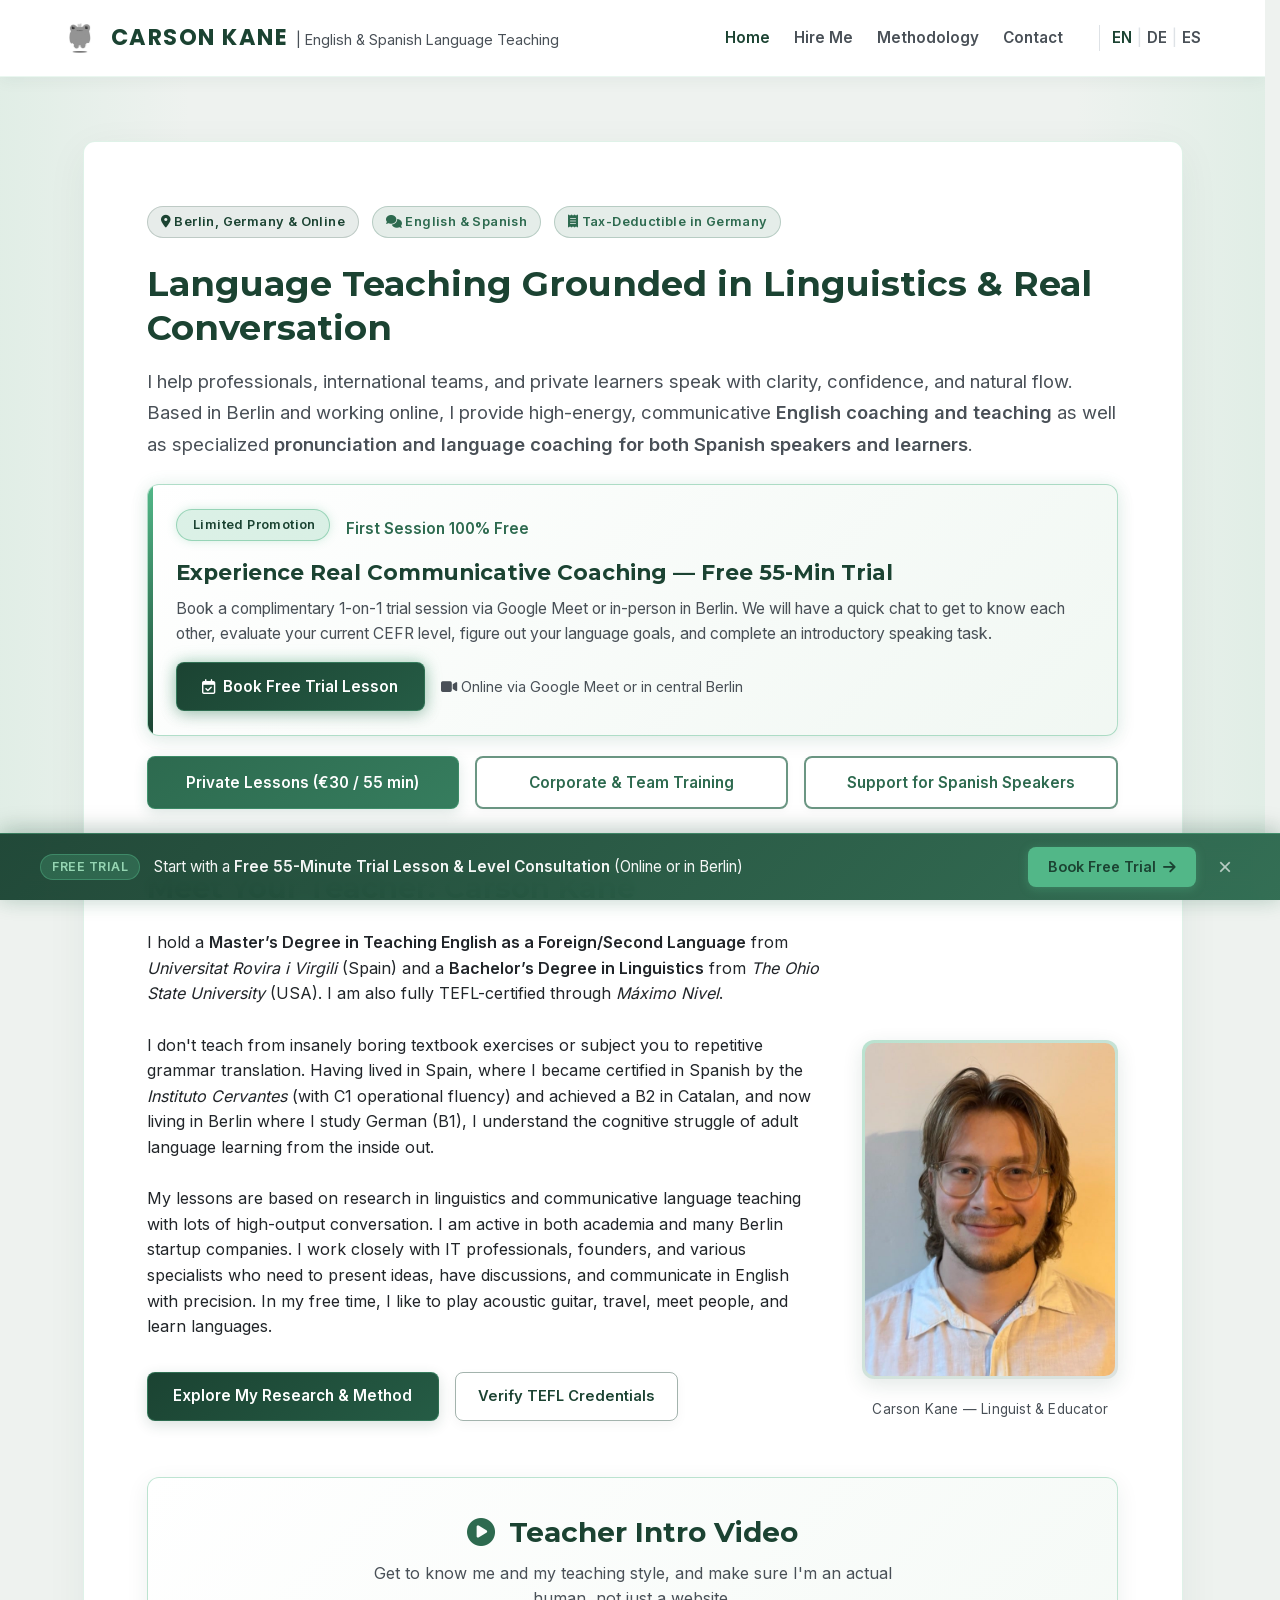
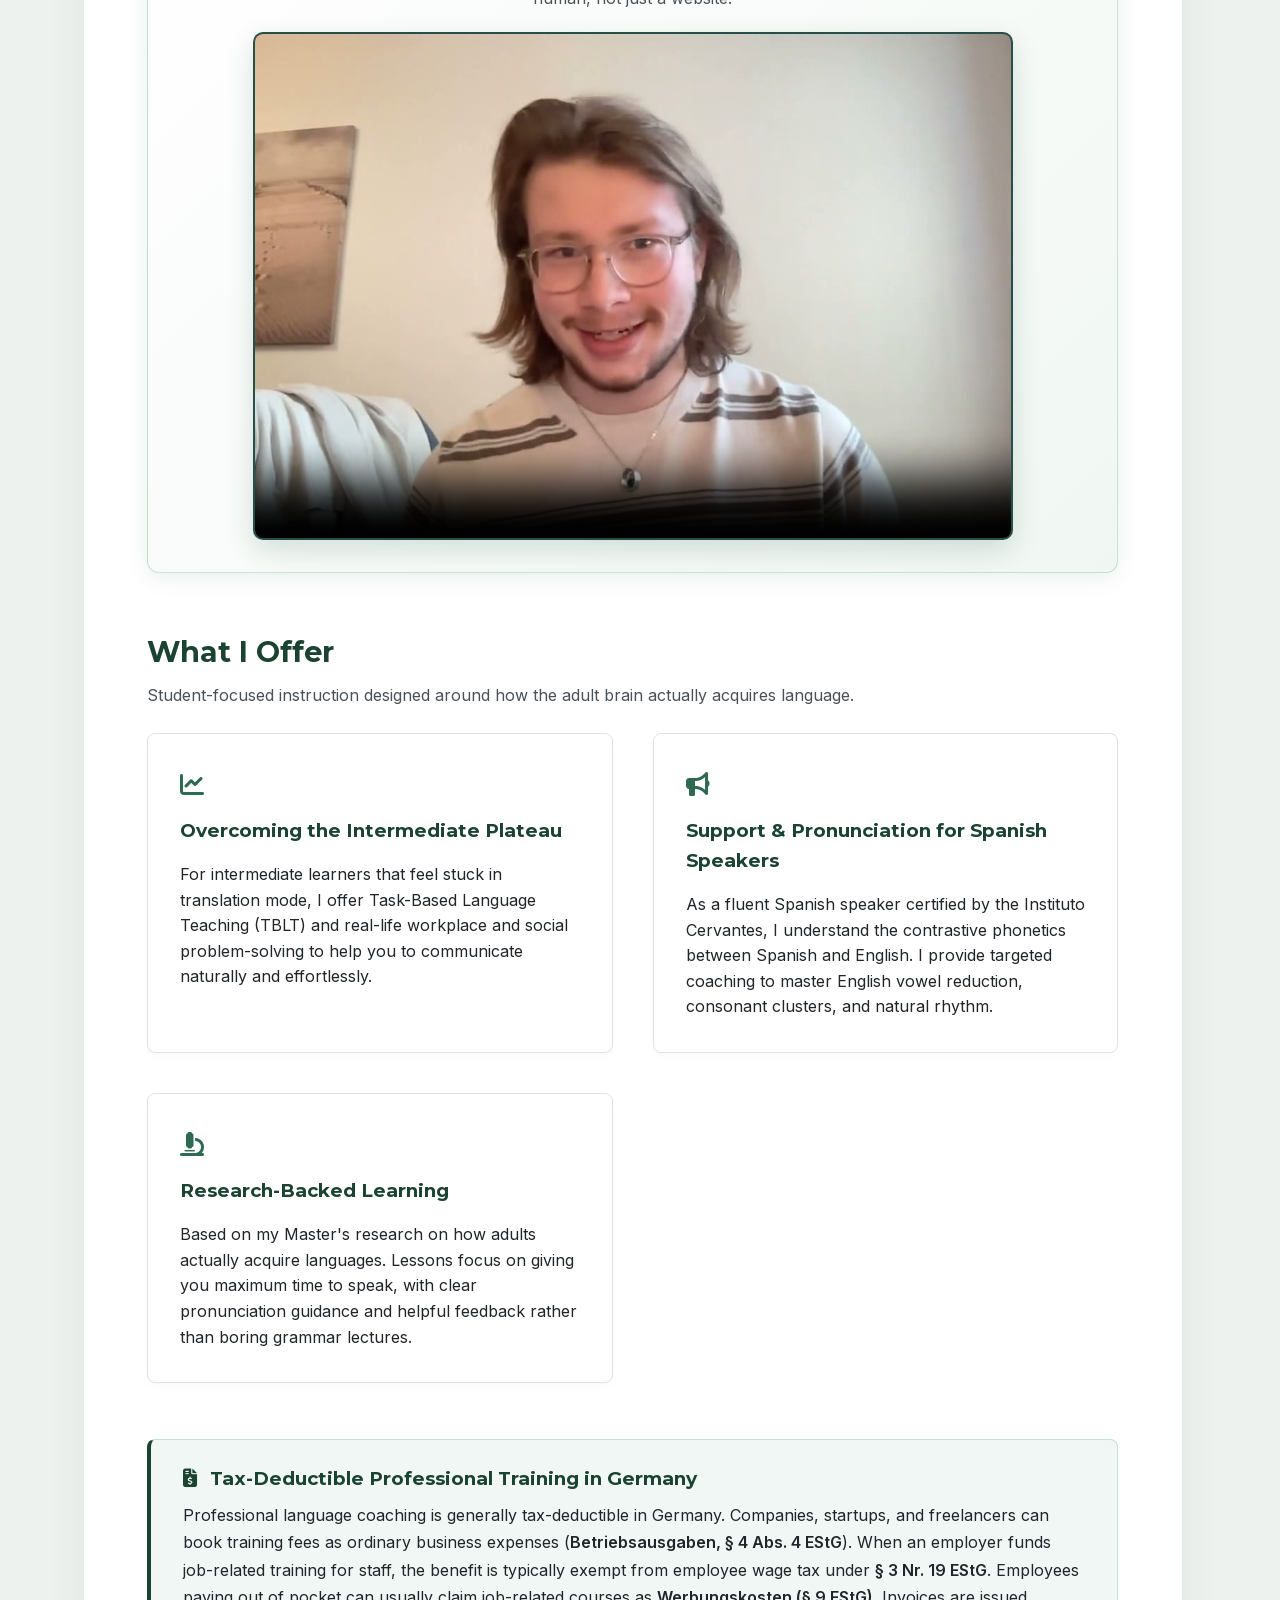
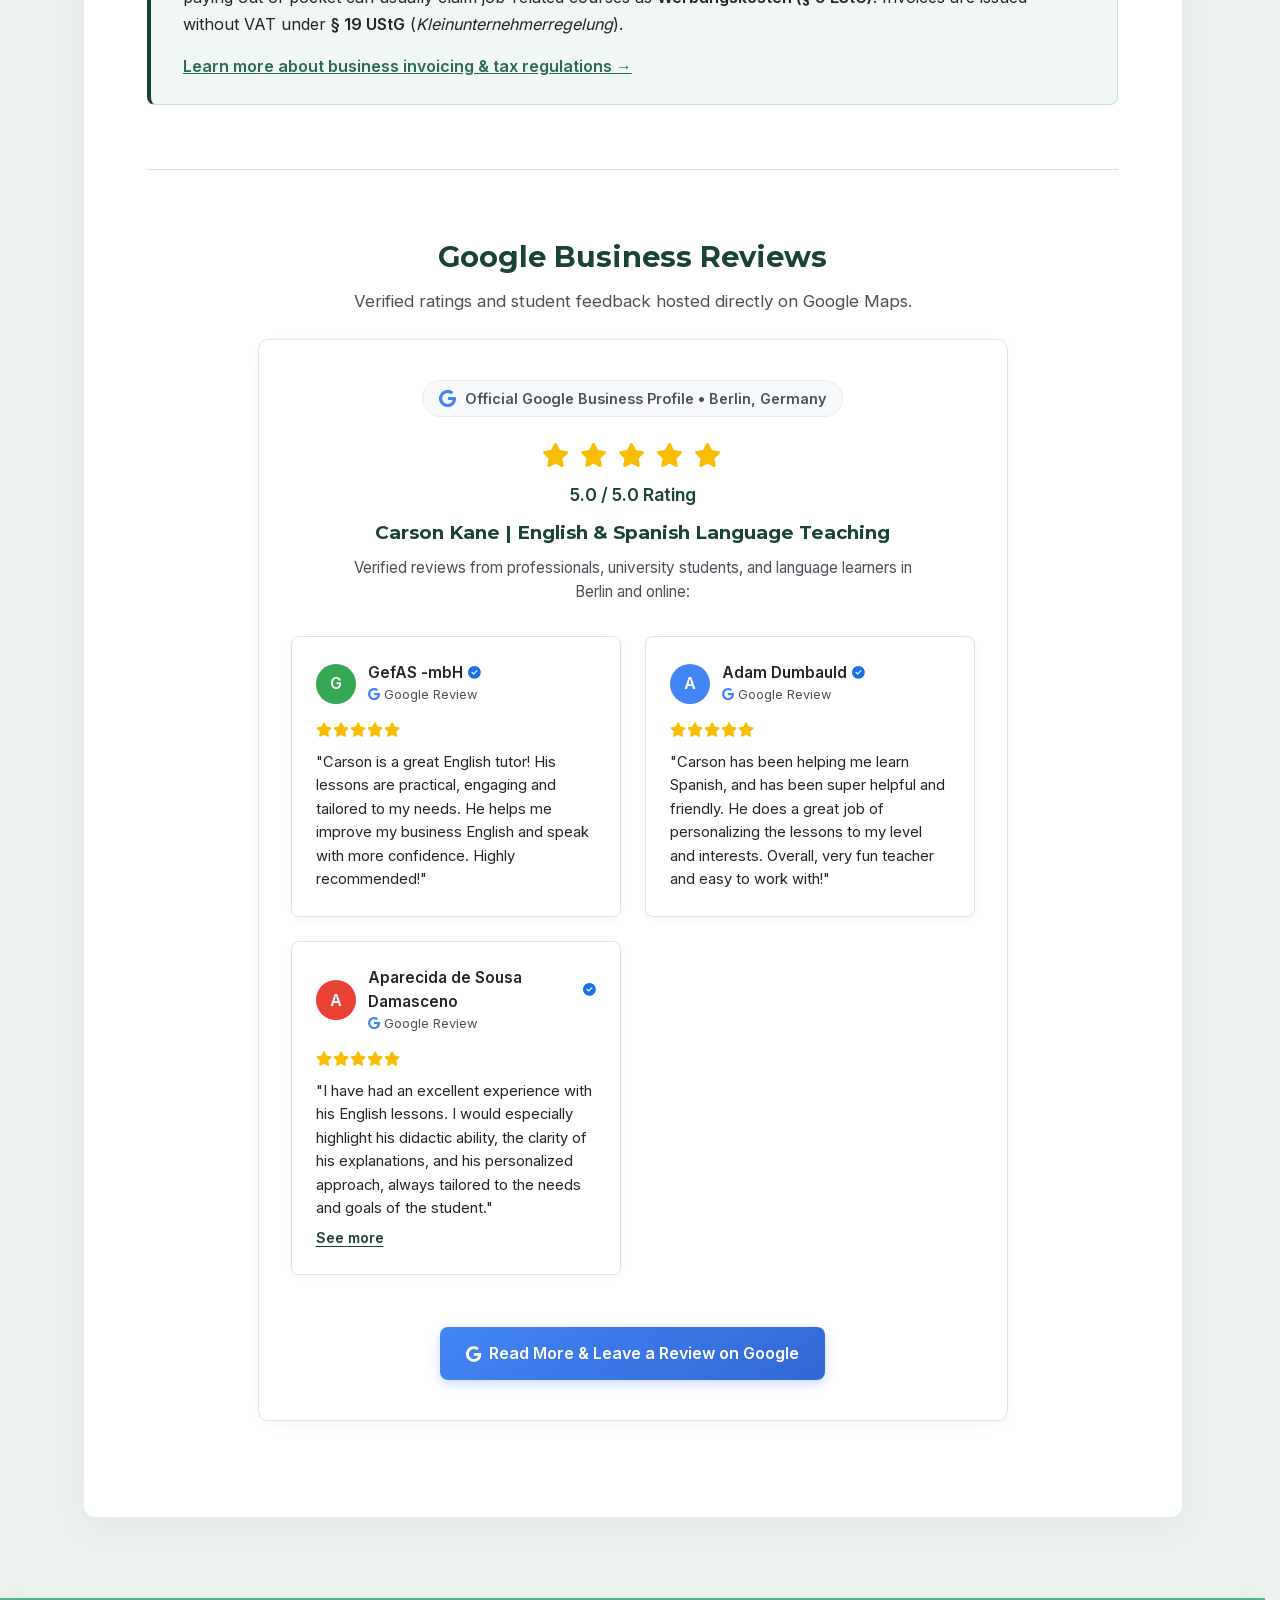
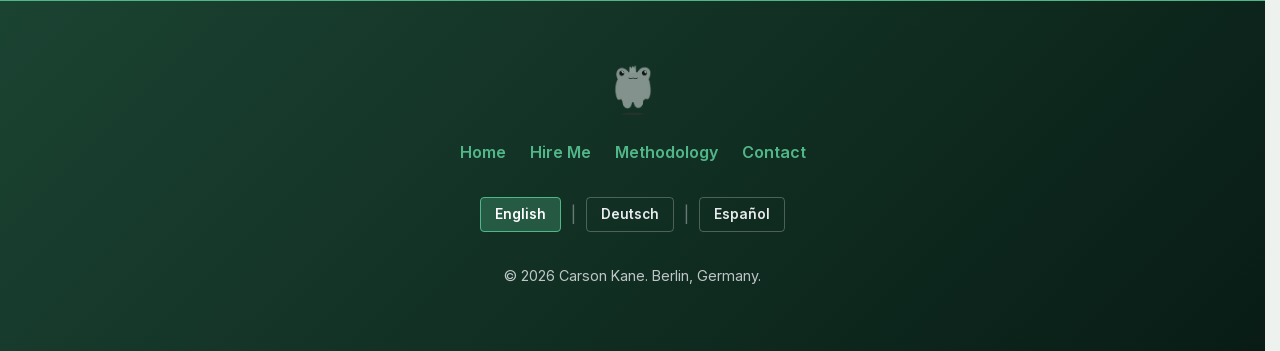
<file: index.html>
<!DOCTYPE html>
<html lang="en">
<head>
    <meta charset="UTF-8">
    <meta name="viewport" content="width=device-width, initial-scale=1.0">
    <title>Carson Kane | English & Spanish Language Educator Berlin</title>
    <link rel="stylesheet" href="style.css">
    <link rel="stylesheet" href="assets/vendor/fontawesome/css/all.min.css">
    <link rel="icon" type="image/png" href="assets/img/favicon-square.png">
</head>
<body>
    <site-header></site-header>

    <main class="container">
        <!-- Hero / Services Intro -->
        <section class="services-intro" style="margin-bottom: 3.5rem;">
            <div style="margin-bottom: 1rem;">
                <span class="badge badge-primary"><i class="fas fa-map-marker-alt"></i> Berlin, Germany & Online</span>
                <span class="badge badge-secondary"><i class="fas fa-comments"></i> English & Spanish</span>
                <span class="badge badge-secondary"><i class="fas fa-receipt"></i> Tax-Deductible in Germany</span>
            </div>
            
            <h1 style="font-size: 2.2rem; line-height: 1.25; margin-bottom: 1rem;">Language Teaching Grounded in Linguistics & Real Conversation</h1>
            <p style="font-size: 1.15rem; color: var(--text-muted); line-height: 1.7; margin-bottom: 1.5rem;">
                I help professionals, international teams, and private learners speak with clarity, confidence, and natural flow. Based in Berlin and working online, I provide high-energy, communicative <strong>English coaching and teaching</strong> as well as specialized <strong>pronunciation and language coaching for both Spanish speakers and learners</strong>.
            </p>

            <!-- Prominent Free Trial Callout -->
            <div class="trial-promo-card">
                <div style="display: flex; align-items: center; gap: 0.5rem; margin-bottom: 0.4rem;">
                    <span class="badge badge-glow"><i class="fas fa-sparkles"></i> Limited Promotion</span>
                    <span style="color: var(--accent-secondary); font-weight: 600; font-size: 0.95rem;">First Session 100% Free</span>
                </div>
                <h3 style="margin-bottom: 0.4rem; font-size: 1.35rem; color: var(--accent-primary);">
                    Experience Real Communicative Coaching — Free 55-Min Trial
                </h3>
                <p style="color: var(--text-muted); font-size: 0.98rem; line-height: 1.6; margin-bottom: 1rem;">
                    Book a complimentary 1-on-1 trial session via Google Meet or in-person in Berlin. We will have a quick chat to get to know each other, evaluate your current CEFR level, figure out your language goals, and complete an introductory speaking task.
                </p>
                <div style="display: flex; gap: 1rem; align-items: center; flex-wrap: wrap;">
                    <a href="https://calendar.app.google/87SaLKU5ZY3NesAx8" target="_blank" rel="noopener noreferrer" class="btn btn-primary btn-glow">
                        <i class="far fa-calendar-check"></i> Book Free Trial Lesson
                    </a>
                    <span style="color: var(--text-muted); font-size: 0.9rem;">
                        <i class="fas fa-video"></i> Online via Google Meet or in central Berlin
                    </span>
                </div>
            </div>
        
            <div style="display: flex; gap: 1rem; flex-wrap: wrap; width: 100%;">
                <a href="hire.html#private-tutoring" class="btn btn-secondary btn-hero">Private Lessons (€30 / 55 min)</a>
                <a href="hire.html#corporate-services" class="btn btn-outline btn-hero">Corporate & Team Training</a>
                <a href="hire.html#spanish-support" class="btn btn-outline btn-hero">Support for Spanish Speakers</a>
            </div>
        </section>

        <!-- About Carson Kane Section -->
        <section class="teacher-profile-section">
            <div class="profile-content" style="flex: 1; min-width: 300px;">
                <h2 style="font-size: 1.8rem; margin-bottom: 1.2rem;">Meet Your Teacher: Carson Kane</h2>
                <p>
                    I hold a <strong>Master’s Degree in Teaching English as a Foreign/Second Language</strong> from <em>Universitat Rovira i Virgili</em> (Spain) and a <strong>Bachelor’s Degree in Linguistics</strong> from <em>The Ohio State University</em> (USA). I am also fully TEFL-certified through <em>Máximo Nivel</em>.
                </p>
                <br>
                <p>
                    I don't teach from insanely boring textbook exercises or subject you to repetitive grammar translation. Having lived in Spain, where I became certified in Spanish by the <em>Instituto Cervantes</em> (with C1 operational fluency) and achieved a B2 in Catalan, and now living in Berlin where I study German (B1), I understand the cognitive struggle of adult language learning from the inside out.
                </p>
                <br>
                <p>
                    My lessons are based on research in linguistics and communicative language teaching with lots of high-output conversation. I am active in both academia and many Berlin startup companies. I work closely with IT professionals, founders, and various specialists who need to present ideas, have discussions, and communicate in English with precision. In my free time, I like to play acoustic guitar, travel, meet people, and learn languages.
                </p>
                
                <div style="margin-top: 2rem; display: flex; gap: 1rem; flex-wrap: wrap;">
                    <a href="methodology.html" class="btn btn-primary">Explore My Research & Method</a>
                    <a href="assets/docs/TEFL.pdf" target="_blank" rel="noopener noreferrer" class="btn btn-outline-subtle">Verify TEFL Credentials</a>
                </div>
            </div>
            
            <div class="teacher-photo-card">
                <div class="teacher-photo-frame">
                    <img src="assets/img/carson.jpg" alt="Carson Kane" class="teacher-photo">
                </div>
                <p class="teacher-caption">Carson Kane — Linguist & Educator</p>
            </div>
        </section>

        <!-- Intro Video Section -->
        <section class="intro-video-section">
            <h2 style="font-size: 1.75rem; margin-bottom: 0.4rem; color: var(--accent-primary);">
                <i class="fas fa-play-circle" style="color: var(--accent-secondary); margin-right: 0.4rem;"></i> Teacher Intro Video
            </h2>
            <p style="color: var(--text-muted); font-size: 1rem; max-width: 580px; margin: 0 auto;">
                Get to know me and my teaching style, and make sure I'm an actual human, not just a website.
            </p>
            <div class="intro-video-wrapper">
                <video class="intro-video-player" controls controlsList="nodownload" oncontextmenu="return false;" playsinline preload="metadata" poster="assets/img/trial_video_poster.jpg">
                    <source src="assets/video/trial_video.mp4" type="video/mp4">
                    Your browser does not support HTML5 video.
                </video>
            </div>
        </section>

        <!-- What I Offer / Areas of Focus -->
        <h2 style="font-size: 1.8rem; margin-bottom: 0.5rem;">What I Offer</h2>
        <p style="color: var(--text-muted); margin-bottom: 1.5rem;">Student-focused instruction designed around how the adult brain actually acquires language.</p>
        
        <div class="grid-3-col" style="margin-top: 0; margin-bottom: 3.5rem;">
            <div class="card">
                <div style="color: var(--accent-secondary); font-size: 1.5rem; margin-bottom: 0.75rem;">
                    <i class="fas fa-chart-line"></i>
                </div>
                <h3>Overcoming the Intermediate Plateau</h3>
                <p>For intermediate learners that feel stuck in translation mode, I offer Task-Based Language Teaching (TBLT) and real-life workplace and social problem-solving to help you to communicate naturally and effortlessly.</p>
            </div>

            <div class="card">
                <div style="color: var(--accent-secondary); font-size: 1.5rem; margin-bottom: 0.75rem;">
                    <i class="fas fa-bullhorn"></i>
                </div>
                <h3>Support & Pronunciation for Spanish Speakers</h3>
                <p>As a fluent Spanish speaker certified by the Instituto Cervantes, I understand the contrastive phonetics between Spanish and English. I provide targeted coaching to master English vowel reduction, consonant clusters, and natural rhythm.</p>
            </div>

            <div class="card">
                <div style="color: var(--accent-secondary); font-size: 1.5rem; margin-bottom: 0.75rem;">
                    <i class="fas fa-microscope"></i>
                </div>
                <h3>Research-Backed Learning</h3>
                <p>Based on my Master's research on how adults actually acquire languages. Lessons focus on giving you maximum time to speak, with clear pronunciation guidance and helpful feedback rather than boring grammar lectures.</p>
            </div>
        </div>

        <!-- Tax Advantage Callout Box -->
        <div class="tax-box">
            <h3 style="color: var(--accent-primary);"><i class="fas fa-file-invoice-dollar" style="margin-right: 0.5rem;"></i> Tax-Deductible Professional Training in Germany</h3>
            <p style="color: var(--text-main); line-height: 1.7;">
                Professional language coaching is generally tax-deductible in Germany. Companies, startups, and freelancers can book training fees as ordinary business expenses (<strong>Betriebsausgaben, § 4 Abs. 4 EStG</strong>). When an employer funds job-related training for staff, the benefit is typically exempt from employee wage tax under <strong>§ 3 Nr. 19 EStG</strong>. Employees paying out of pocket can usually claim job-related courses as <strong>Werbungskosten (§ 9 EStG)</strong>. Invoices are issued without VAT under <strong>§ 19 UStG</strong> (<em>Kleinunternehmerregelung</em>).
            </p>
            <div style="margin-top: 1rem;">
                <a href="hire.html#tax-advantages" style="color: var(--accent-secondary); font-weight: 600; text-decoration: underline;">Learn more about business invoicing & tax regulations &rarr;</a>
            </div>
        </div>

        <hr class="section-divider">

        <!-- Google Business Profile & Reviews -->
        <section style="margin-bottom: 2rem;">
            <div style="text-align: center; max-width: 700px; margin: 0 auto 1.5rem auto;">
                <h2 style="font-size: 1.8rem; margin-bottom: 0.5rem;">Google Business Reviews</h2>
                <p style="color: var(--text-muted); font-size: 1.05rem;">Verified ratings and student feedback hosted directly on Google Maps.</p>
            </div>

            <div class="google-business-card">
                <div class="google-badge-header">
                    <i class="fab fa-google" style="color: #4285F4; font-size: 1.1rem;"></i>
                    <span>Official Google Business Profile &bull; Berlin, Germany</span>
                </div>
                
                <div class="google-stars" style="font-size: 1.5rem; margin-bottom: 0.35rem;">
                    <i class="fas fa-star"></i>
                    <i class="fas fa-star"></i>
                    <i class="fas fa-star"></i>
                    <i class="fas fa-star"></i>
                    <i class="fas fa-star"></i>
                </div>
                <div style="font-size: 1.1rem; font-weight: 700; color: var(--accent-primary); margin-bottom: 0.5rem;">
                    5.0 / 5.0 Rating
                </div>

                <h3 style="margin-bottom: 0.5rem; color: var(--accent-primary);">Carson Kane | English & Spanish Language Teaching</h3>
                <p style="color: var(--text-muted); font-size: 0.95rem; line-height: 1.6; max-width: 580px; margin: 0 auto 1.5rem auto;">
                    Verified reviews from professionals, university students, and language learners in Berlin and online:
                </p>

                <!-- Reviews Integration Grid -->
                <div id="google-reviews-sync" class="google-reviews-grid">
                    <div class="google-review-card">
                        <div>
                            <div class="google-review-user">
                                <div class="google-avatar" style="background: #34A853;">G</div>
                                <div class="google-user-info">
                                    <div class="google-user-name">GefAS -mbH <i class="fas fa-check-circle google-verified-icon" title="Google Verified Review"></i></div>
                                    <div class="google-review-date"><i class="fab fa-google" style="color: #4285F4;"></i> Google Review</div>
                                </div>
                            </div>
                            <div class="google-review-stars">
                                <i class="fas fa-star"></i><i class="fas fa-star"></i><i class="fas fa-star"></i><i class="fas fa-star"></i><i class="fas fa-star"></i>
                            </div>
                            <p class="google-review-text">
                                "Carson is a great English tutor! His lessons are practical, engaging and tailored to my needs. He helps me improve my business English and speak with more confidence. Highly recommended!"
                            </p>
                        </div>
                    </div>

                    <div class="google-review-card">
                        <div>
                            <div class="google-review-user">
                                <div class="google-avatar" style="background: #4285F4;">A</div>
                                <div class="google-user-info">
                                    <div class="google-user-name">Adam Dumbauld <i class="fas fa-check-circle google-verified-icon" title="Google Verified Review"></i></div>
                                    <div class="google-review-date"><i class="fab fa-google" style="color: #4285F4;"></i> Google Review</div>
                                </div>
                            </div>
                            <div class="google-review-stars">
                                <i class="fas fa-star"></i><i class="fas fa-star"></i><i class="fas fa-star"></i><i class="fas fa-star"></i><i class="fas fa-star"></i>
                            </div>
                            <p class="google-review-text">
                                "Carson has been helping me learn Spanish, and has been super helpful and friendly. He does a great job of personalizing the lessons to my level and interests. Overall, very fun teacher and easy to work with!"
                            </p>
                        </div>
                    </div>

                    <div class="google-review-card">
                        <div>
                            <div class="google-review-user">
                                <div class="google-avatar" style="background: #EA4335;">A</div>
                                <div class="google-user-info">
                                    <div class="google-user-name">Aparecida de Sousa Damasceno <i class="fas fa-check-circle google-verified-icon" title="Google Verified Review"></i></div>
                                    <div class="google-review-date"><i class="fab fa-google" style="color: #4285F4;"></i> Google Review</div>
                                </div>
                            </div>
                            <div class="google-review-stars">
                                <i class="fas fa-star"></i><i class="fas fa-star"></i><i class="fas fa-star"></i><i class="fas fa-star"></i><i class="fas fa-star"></i>
                            </div>
                            <p class="google-review-text">
                                "I have had an excellent experience with his English lessons. I would especially highlight his didactic ability, the clarity of his explanations, and his personalized approach, always tailored to the needs and goals of the student.<span class="review-more-content" style="display: none;"><br><br>He helped me tremendously to improve my pronunciation and gain confidence expressing myself in another language. In addition, he guided me through preparing a professional workplace presentation in English, offering invaluable advice.<br><br>He is a highly professional, attentive teacher genuinely committed to his students' learning. I wholeheartedly recommend his classes to anyone looking to improve their English with high-quality guidance.</span>"
                                <br>
                                <button type="button" class="review-see-more" onclick="const m=this.parentElement.querySelector('.review-more-content'); const isHidden=m.style.display==='none'; m.style.display=isHidden?'inline':'none'; this.textContent=isHidden?'Show less':'See more';">See more</button>
                            </p>
                        </div>
                    </div>
                </div>

                <div style="margin-top: 1.5rem;">
                    <a href="https://share.google/neJVtVvo83iDkAITB" target="_blank" rel="noopener noreferrer" class="google-btn">
                        <i class="fab fa-google"></i> Read More & Leave a Review on Google
                    </a>
                </div>
            </div>
        </section>

    </main>

    <site-footer></site-footer>

    <script src="components.js"></script>
</body>
</html>
</file>
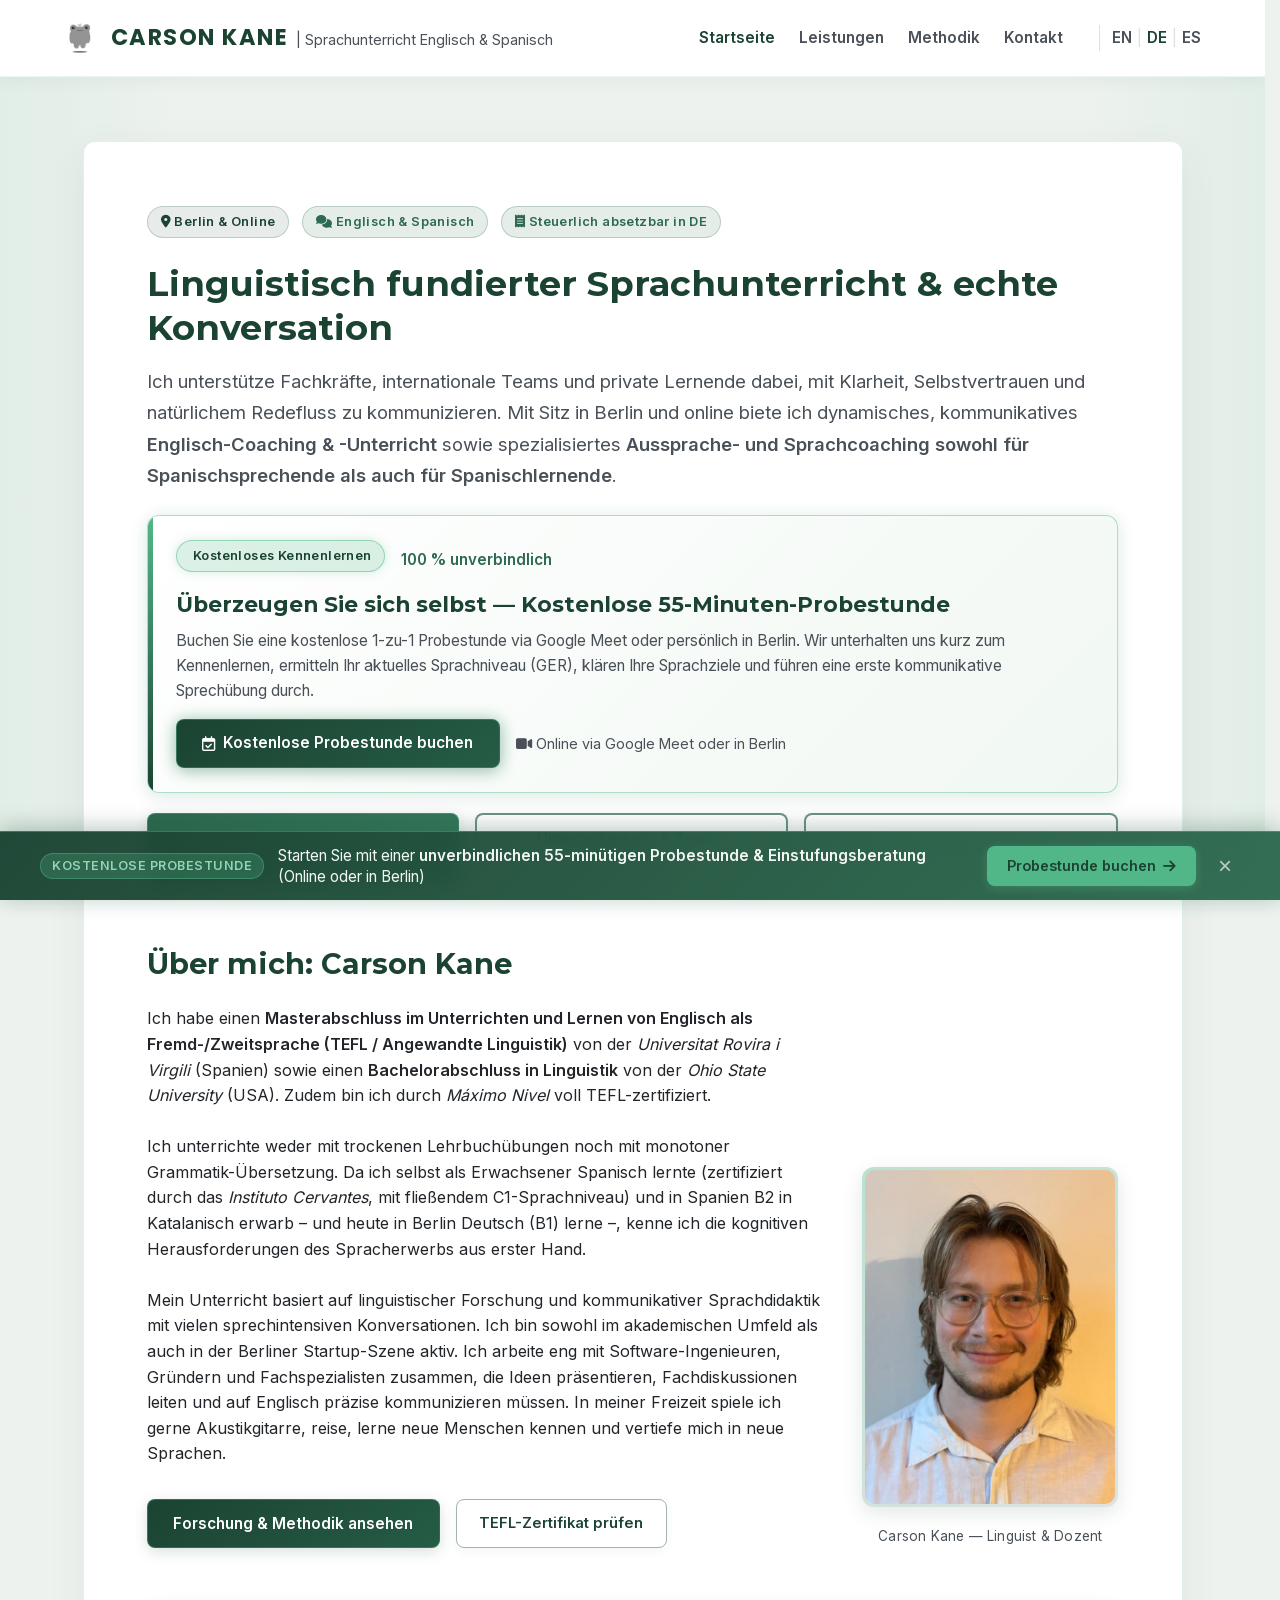
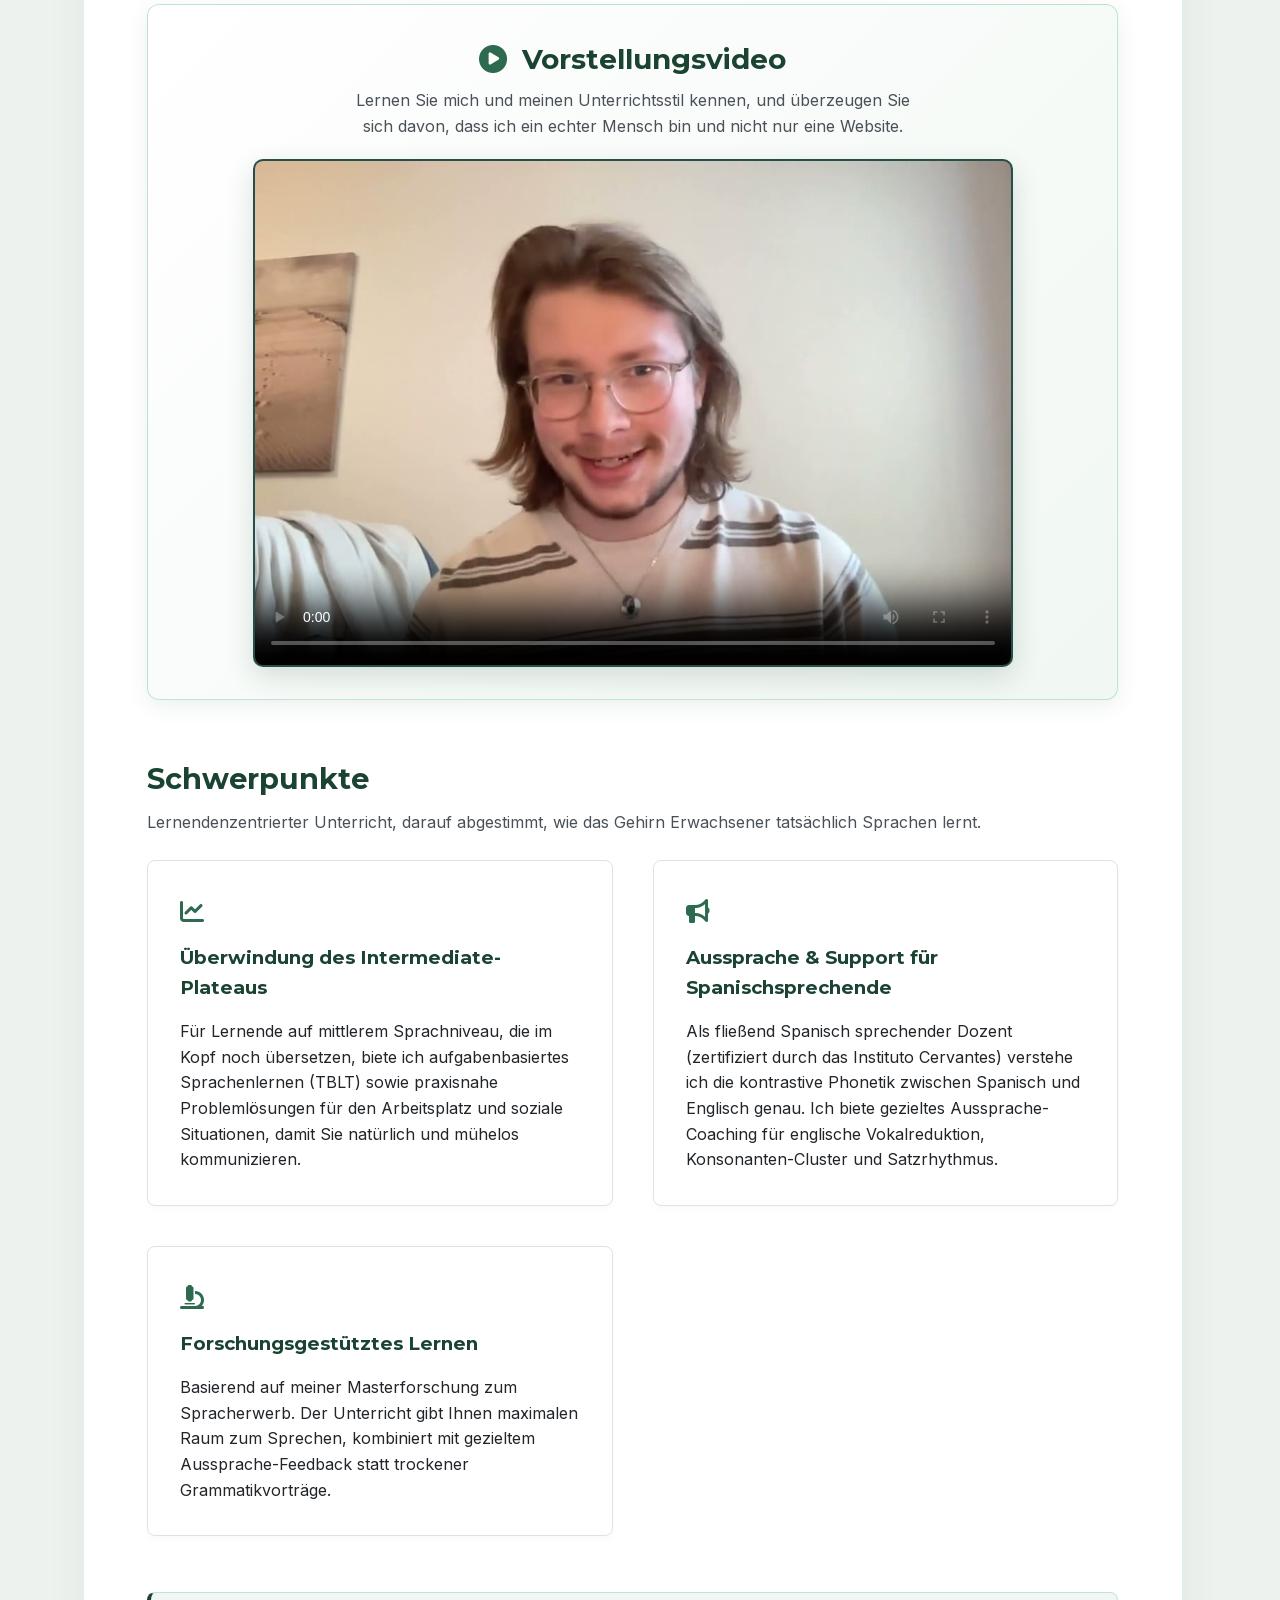
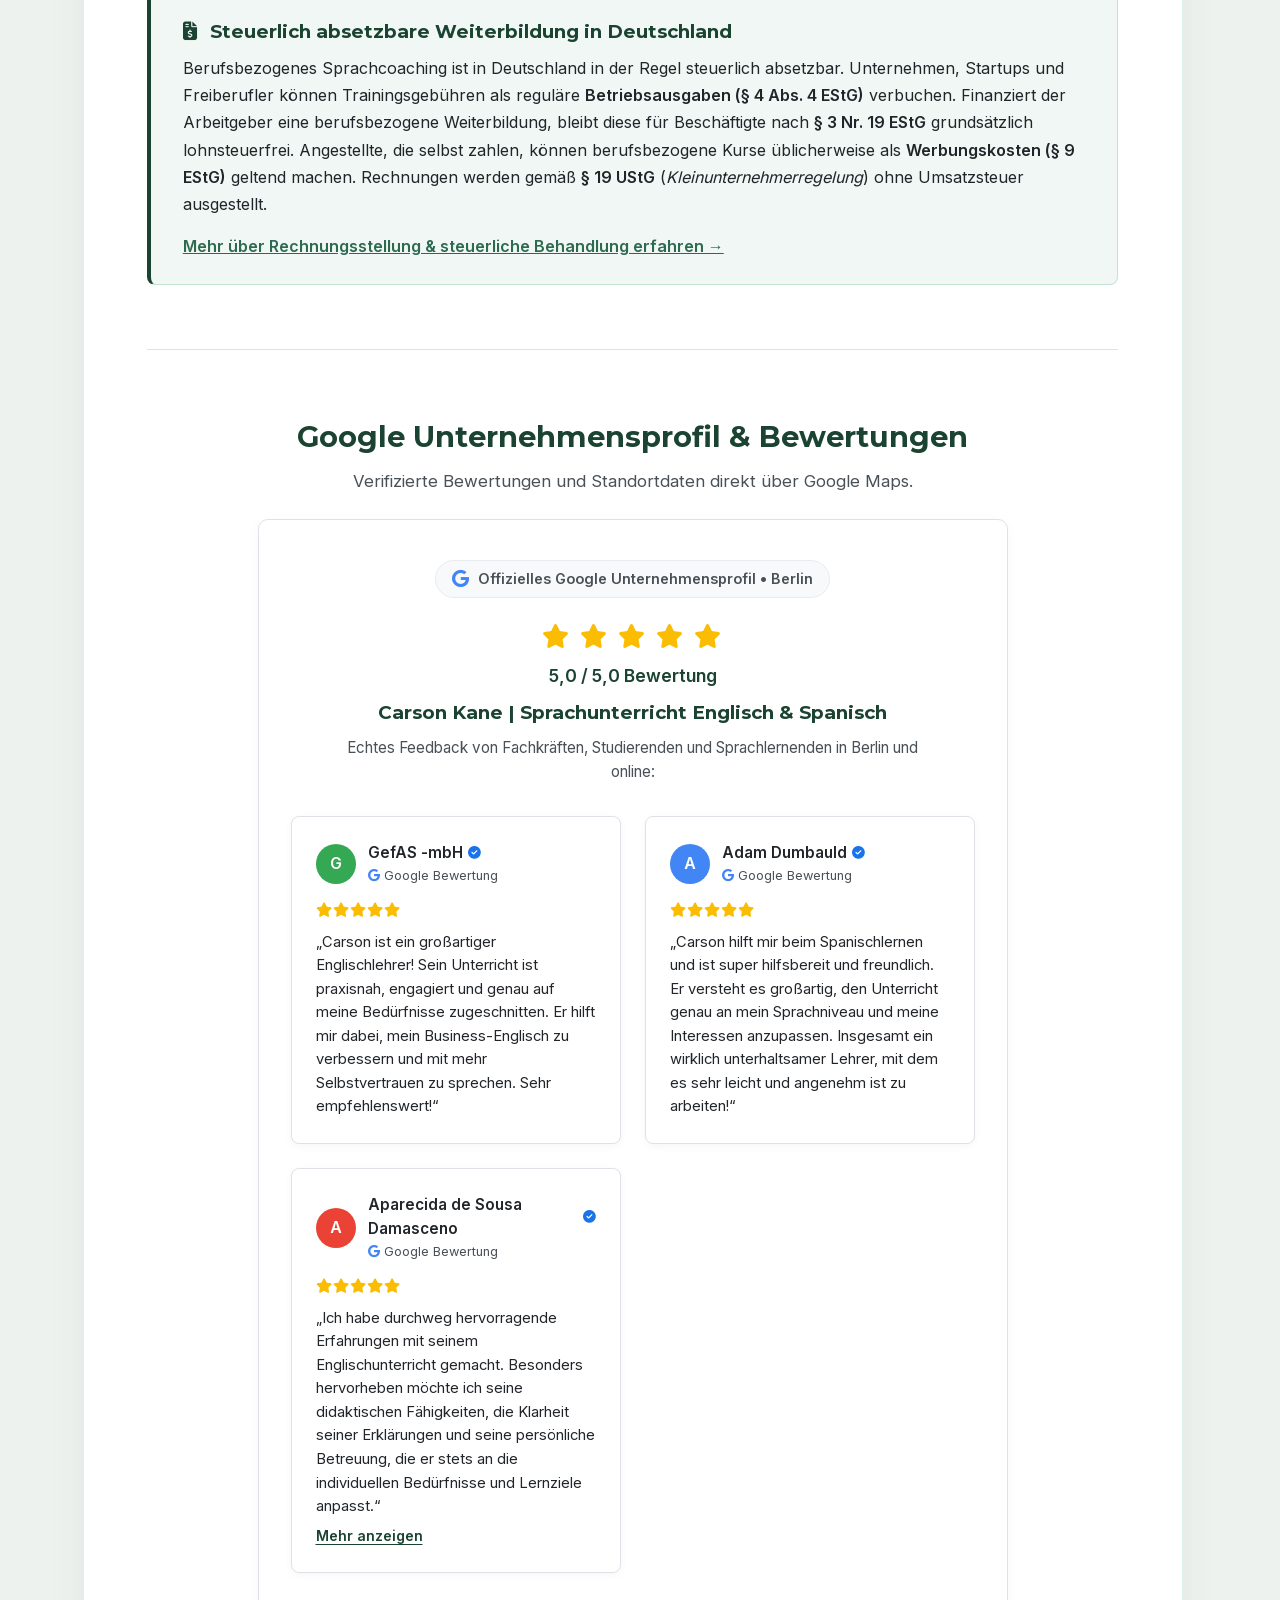
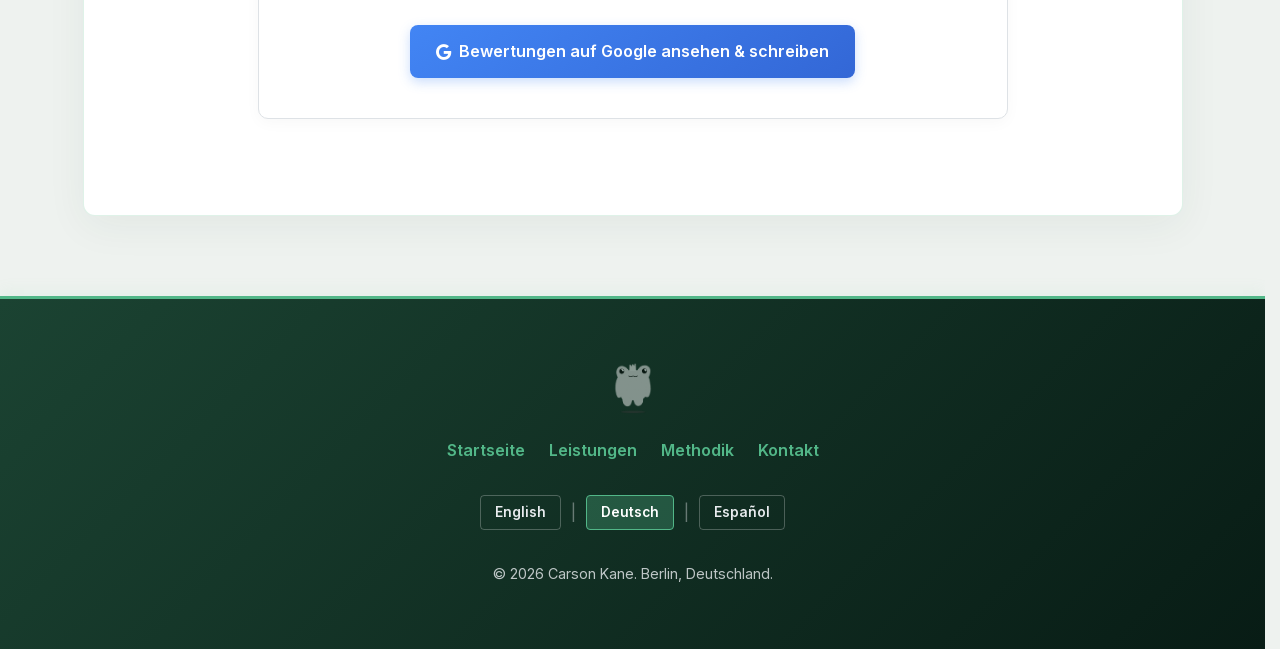
<file: de/index.html>
<!DOCTYPE html>
<html lang="de">
<head>
    <meta charset="UTF-8">
    <meta name="viewport" content="width=device-width, initial-scale=1.0">
    <title>Carson Kane | Sprachdozent für Englisch & Spanisch Berlin</title>
    <link rel="stylesheet" href="../style.css">
    <link rel="stylesheet" href="../assets/vendor/fontawesome/css/all.min.css">
    <link rel="icon" type="image/png" href="../assets/img/favicon-square.png">
</head>
<body>
    <site-header></site-header>

    <main class="container">
        <!-- Hero / Services Intro -->
        <section class="services-intro" style="margin-bottom: 3.5rem;">
            <div style="margin-bottom: 1rem;">
                <span class="badge badge-primary"><i class="fas fa-map-marker-alt"></i> Berlin & Online</span>
                <span class="badge badge-secondary"><i class="fas fa-comments"></i> Englisch & Spanisch</span>
                <span class="badge badge-secondary"><i class="fas fa-receipt"></i> Steuerlich absetzbar in DE</span>
            </div>
            
            <h1 style="font-size: 2.2rem; line-height: 1.25; margin-bottom: 1rem;">Linguistisch fundierter Sprachunterricht & echte Konversation</h1>
            <p style="font-size: 1.15rem; color: var(--text-muted); line-height: 1.7; margin-bottom: 1.5rem;">
                Ich unterstütze Fachkräfte, internationale Teams und private Lernende dabei, mit Klarheit, Selbstvertrauen und natürlichem Redefluss zu kommunizieren. Mit Sitz in Berlin und online biete ich dynamisches, kommunikatives <strong>Englisch-Coaching & -Unterricht</strong> sowie spezialisiertes <strong>Aussprache- und Sprachcoaching sowohl für Spanischsprechende als auch für Spanischlernende</strong>.
            </p>

            <!-- Prominenter Probestunden-Callout -->
            <div class="trial-promo-card">
                <div style="display: flex; align-items: center; gap: 0.5rem; margin-bottom: 0.4rem;">
                    <span class="badge badge-glow"><i class="fas fa-sparkles"></i> Kostenloses Kennenlernen</span>
                    <span style="color: var(--accent-secondary); font-weight: 600; font-size: 0.95rem;">100 % unverbindlich</span>
                </div>
                <h3 style="margin-bottom: 0.4rem; font-size: 1.35rem; color: var(--accent-primary);">
                    Überzeugen Sie sich selbst — Kostenlose 55-Minuten-Probestunde
                </h3>
                <p style="color: var(--text-muted); font-size: 0.98rem; line-height: 1.6; margin-bottom: 1rem;">
                    Buchen Sie eine kostenlose 1-zu-1 Probestunde via Google Meet oder persönlich in Berlin. Wir unterhalten uns kurz zum Kennenlernen, ermitteln Ihr aktuelles Sprachniveau (GER), klären Ihre Sprachziele und führen eine erste kommunikative Sprechübung durch.
                </p>
                <div style="display: flex; gap: 1rem; align-items: center; flex-wrap: wrap;">
                    <a href="https://calendar.app.google/87SaLKU5ZY3NesAx8" target="_blank" rel="noopener noreferrer" class="btn btn-primary btn-glow">
                        <i class="far fa-calendar-check"></i> Kostenlose Probestunde buchen
                    </a>
                    <span style="color: var(--text-muted); font-size: 0.9rem;">
                        <i class="fas fa-video"></i> Online via Google Meet oder in Berlin
                    </span>
                </div>
            </div>
        
            <div style="display: flex; gap: 1rem; flex-wrap: wrap; width: 100%;">
                <a href="hire.html#private-tutoring" class="btn btn-secondary btn-hero">Einzelunterricht (30 € / 55 Min.)</a>
                <a href="hire.html#corporate-services" class="btn btn-outline btn-hero">Unternehmens- & Team-Workshops</a>
                <a href="hire.html#spanish-support" class="btn btn-outline btn-hero">Support für Spanischsprechende</a>
            </div>
        </section>

        <!-- About Carson Kane Section -->
        <section class="teacher-profile-section">
            <div class="profile-content" style="flex: 1; min-width: 300px;">
                <h2 style="font-size: 1.8rem; margin-bottom: 1.2rem;">Über mich: Carson Kane</h2>
                <p>
                    Ich habe einen <strong>Masterabschluss im Unterrichten und Lernen von Englisch als Fremd-/Zweitsprache (TEFL / Angewandte Linguistik)</strong> von der <em>Universitat Rovira i Virgili</em> (Spanien) sowie einen <strong>Bachelorabschluss in Linguistik</strong> von der <em>Ohio State University</em> (USA). Zudem bin ich durch <em>Máximo Nivel</em> voll TEFL-zertifiziert.
                </p>
                <br>
                <p>
                    Ich unterrichte weder mit trockenen Lehrbuchübungen noch mit monotoner Grammatik-Übersetzung. Da ich selbst als Erwachsener Spanisch lernte (zertifiziert durch das <em>Instituto Cervantes</em>, mit fließendem C1-Sprachniveau) und in Spanien B2 in Katalanisch erwarb – und heute in Berlin Deutsch (B1) lerne –, kenne ich die kognitiven Herausforderungen des Spracherwerbs aus erster Hand.
                </p>
                <br>
                <p>
                    Mein Unterricht basiert auf linguistischer Forschung und kommunikativer Sprachdidaktik mit vielen sprechintensiven Konversationen. Ich bin sowohl im akademischen Umfeld als auch in der Berliner Startup-Szene aktiv. Ich arbeite eng mit Software-Ingenieuren, Gründern und Fachspezialisten zusammen, die Ideen präsentieren, Fachdiskussionen leiten und auf Englisch präzise kommunizieren müssen. In meiner Freizeit spiele ich gerne Akustikgitarre, reise, lerne neue Menschen kennen und vertiefe mich in neue Sprachen.
                </p>
                
                <div style="margin-top: 2rem; display: flex; gap: 1rem; flex-wrap: wrap;">
                    <a href="methodology.html" class="btn btn-primary">Forschung & Methodik ansehen</a>
                    <a href="../assets/docs/TEFL.pdf" target="_blank" rel="noopener noreferrer" class="btn btn-outline-subtle">TEFL-Zertifikat prüfen</a>
                </div>
            </div>
            
            <div class="teacher-photo-card">
                <div class="teacher-photo-frame">
                    <img src="../assets/img/carson.jpg" alt="Carson Kane" class="teacher-photo">
                </div>
                <p class="teacher-caption">Carson Kane — Linguist & Dozent</p>
            </div>
        </section>

        <!-- Intro-Video -->
        <section class="intro-video-section">
            <h2 style="font-size: 1.75rem; margin-bottom: 0.4rem; color: var(--accent-primary);">
                <i class="fas fa-play-circle" style="color: var(--accent-secondary); margin-right: 0.4rem;"></i> Vorstellungsvideo
            </h2>
            <p style="color: var(--text-muted); font-size: 1rem; max-width: 580px; margin: 0 auto;">
                Lernen Sie mich und meinen Unterrichtsstil kennen, und überzeugen Sie sich davon, dass ich ein echter Mensch bin und nicht nur eine Website.
            </p>
            <div class="intro-video-wrapper">
                <video class="intro-video-player" controls controlsList="nodownload" oncontextmenu="return false;" playsinline preload="metadata" poster="../assets/img/trial_video_poster.jpg">
                    <source src="../assets/video/trial_video.mp4" type="video/mp4">
                    Ihr Browser unterstützt kein HTML5-Video.
                </video>
            </div>
        </section>

        <!-- Schwerpunkte Snapshot -->
        <h2 style="font-size: 1.8rem; margin-bottom: 0.5rem;">Schwerpunkte</h2>
        <p style="color: var(--text-muted); margin-bottom: 1.5rem;">Lernendenzentrierter Unterricht, darauf abgestimmt, wie das Gehirn Erwachsener tatsächlich Sprachen lernt.</p>
        
        <div class="grid-3-col" style="margin-top: 0; margin-bottom: 3.5rem;">
            <div class="card">
                <div style="color: var(--accent-secondary); font-size: 1.5rem; margin-bottom: 0.75rem;">
                    <i class="fas fa-chart-line"></i>
                </div>
                <h3>Überwindung des Intermediate-Plateaus</h3>
                <p>Für Lernende auf mittlerem Sprachniveau, die im Kopf noch übersetzen, biete ich aufgabenbasiertes Sprachenlernen (TBLT) sowie praxisnahe Problemlösungen für den Arbeitsplatz und soziale Situationen, damit Sie natürlich und mühelos kommunizieren.</p>
            </div>

            <div class="card">
                <div style="color: var(--accent-secondary); font-size: 1.5rem; margin-bottom: 0.75rem;">
                    <i class="fas fa-bullhorn"></i>
                </div>
                <h3>Aussprache & Support für Spanischsprechende</h3>
                <p>Als fließend Spanisch sprechender Dozent (zertifiziert durch das Instituto Cervantes) verstehe ich die kontrastive Phonetik zwischen Spanisch und Englisch genau. Ich biete gezieltes Aussprache-Coaching für englische Vokalreduktion, Konsonanten-Cluster und Satzrhythmus.</p>
            </div>

            <div class="card">
                <div style="color: var(--accent-secondary); font-size: 1.5rem; margin-bottom: 0.75rem;">
                    <i class="fas fa-microscope"></i>
                </div>
                <h3>Forschungsgestütztes Lernen</h3>
                <p>Basierend auf meiner Masterforschung zum Spracherwerb. Der Unterricht gibt Ihnen maximalen Raum zum Sprechen, kombiniert mit gezieltem Aussprache-Feedback statt trockener Grammatikvorträge.</p>
            </div>
        </div>

        <!-- Steuerliche Absetzbarkeit Info-Box -->
        <div class="tax-box">
            <h3 style="color: var(--accent-primary);"><i class="fas fa-file-invoice-dollar" style="margin-right: 0.5rem;"></i> Steuerlich absetzbare Weiterbildung in Deutschland</h3>
            <p style="color: var(--text-main); line-height: 1.7;">
                Berufsbezogenes Sprachcoaching ist in Deutschland in der Regel steuerlich absetzbar. Unternehmen, Startups und Freiberufler können Trainingsgebühren als reguläre <strong>Betriebsausgaben (§ 4 Abs. 4 EStG)</strong> verbuchen. Finanziert der Arbeitgeber eine berufsbezogene Weiterbildung, bleibt diese für Beschäftigte nach <strong>§ 3 Nr. 19 EStG</strong> grundsätzlich lohnsteuerfrei. Angestellte, die selbst zahlen, können berufsbezogene Kurse üblicherweise als <strong>Werbungskosten (§ 9 EStG)</strong> geltend machen. Rechnungen werden gemäß <strong>§ 19 UStG</strong> (<em>Kleinunternehmerregelung</em>) ohne Umsatzsteuer ausgestellt.
            </p>
            <div style="margin-top: 1rem;">
                <a href="hire.html#tax-advantages" style="color: var(--accent-secondary); font-weight: 600; text-decoration: underline;">Mehr über Rechnungsstellung & steuerliche Behandlung erfahren &rarr;</a>
            </div>
        </div>

        <hr class="section-divider">

        <!-- Google Unternehmensprofil & Bewertungen -->
        <section style="margin-bottom: 2rem;">
            <div style="text-align: center; max-width: 700px; margin: 0 auto 1.5rem auto;">
                <h2 style="font-size: 1.8rem; margin-bottom: 0.5rem;">Google Unternehmensprofil & Bewertungen</h2>
                <p style="color: var(--text-muted); font-size: 1.05rem;">Verifizierte Bewertungen und Standortdaten direkt über Google Maps.</p>
            </div>

            <div class="google-business-card">
                <div class="google-badge-header">
                    <i class="fab fa-google" style="color: #4285F4; font-size: 1.1rem;"></i>
                    <span>Offizielles Google Unternehmensprofil &bull; Berlin</span>
                </div>
                
                <div class="google-stars" style="font-size: 1.5rem; margin-bottom: 0.35rem;">
                    <i class="fas fa-star"></i>
                    <i class="fas fa-star"></i>
                    <i class="fas fa-star"></i>
                    <i class="fas fa-star"></i>
                    <i class="fas fa-star"></i>
                </div>
                <div style="font-size: 1.1rem; font-weight: 700; color: var(--accent-primary); margin-bottom: 0.5rem;">
                    5,0 / 5,0 Bewertung
                </div>

                <h3 style="margin-bottom: 0.5rem; color: var(--accent-primary);">Carson Kane | Sprachunterricht Englisch & Spanisch</h3>
                <p style="color: var(--text-muted); font-size: 0.95rem; line-height: 1.6; max-width: 580px; margin: 0 auto 1.5rem auto;">
                    Echtes Feedback von Fachkräften, Studierenden und Sprachlernenden in Berlin und online:
                </p>

                <!-- Reviews Integration Grid -->
                <div id="google-reviews-sync" class="google-reviews-grid">
                    <div class="google-review-card">
                        <div>
                            <div class="google-review-user">
                                <div class="google-avatar" style="background: #34A853;">G</div>
                                <div class="google-user-info">
                                    <div class="google-user-name">GefAS -mbH <i class="fas fa-check-circle google-verified-icon" title="Verifizierte Google-Bewertung"></i></div>
                                    <div class="google-review-date"><i class="fab fa-google" style="color: #4285F4;"></i> Google Bewertung</div>
                                </div>
                            </div>
                            <div class="google-review-stars">
                                <i class="fas fa-star"></i><i class="fas fa-star"></i><i class="fas fa-star"></i><i class="fas fa-star"></i><i class="fas fa-star"></i>
                            </div>
                            <p class="google-review-text">
                                „Carson ist ein großartiger Englischlehrer! Sein Unterricht ist praxisnah, engagiert und genau auf meine Bedürfnisse zugeschnitten. Er hilft mir dabei, mein Business-Englisch zu verbessern und mit mehr Selbstvertrauen zu sprechen. Sehr empfehlenswert!“
                            </p>
                        </div>
                    </div>

                    <div class="google-review-card">
                        <div>
                            <div class="google-review-user">
                                <div class="google-avatar" style="background: #4285F4;">A</div>
                                <div class="google-user-info">
                                    <div class="google-user-name">Adam Dumbauld <i class="fas fa-check-circle google-verified-icon" title="Verifizierte Google-Bewertung"></i></div>
                                    <div class="google-review-date"><i class="fab fa-google" style="color: #4285F4;"></i> Google Bewertung</div>
                                </div>
                            </div>
                            <div class="google-review-stars">
                                <i class="fas fa-star"></i><i class="fas fa-star"></i><i class="fas fa-star"></i><i class="fas fa-star"></i><i class="fas fa-star"></i>
                            </div>
                            <p class="google-review-text">
                                „Carson hilft mir beim Spanischlernen und ist super hilfsbereit und freundlich. Er versteht es großartig, den Unterricht genau an mein Sprachniveau und meine Interessen anzupassen. Insgesamt ein wirklich unterhaltsamer Lehrer, mit dem es sehr leicht und angenehm ist zu arbeiten!“
                            </p>
                        </div>
                    </div>

                    <div class="google-review-card">
                        <div>
                            <div class="google-review-user">
                                <div class="google-avatar" style="background: #EA4335;">A</div>
                                <div class="google-user-info">
                                    <div class="google-user-name">Aparecida de Sousa Damasceno <i class="fas fa-check-circle google-verified-icon" title="Verifizierte Google-Bewertung"></i></div>
                                    <div class="google-review-date"><i class="fab fa-google" style="color: #4285F4;"></i> Google Bewertung</div>
                                </div>
                            </div>
                            <div class="google-review-stars">
                                <i class="fas fa-star"></i><i class="fas fa-star"></i><i class="fas fa-star"></i><i class="fas fa-star"></i><i class="fas fa-star"></i>
                            </div>
                            <p class="google-review-text">
                                „Ich habe durchweg hervorragende Erfahrungen mit seinem Englischunterricht gemacht. Besonders hervorheben möchte ich seine didaktischen Fähigkeiten, die Klarheit seiner Erklärungen und seine persönliche Betreuung, die er stets an die individuellen Bedürfnisse und Lernziele anpasst.<span class="review-more-content" style="display: none;"><br><br>Er hat mir sehr geholfen, meine Aussprache zu verbessern und echtes Selbstvertrauen beim Sprechen zu gewinnen. Zudem hat er mich bei der Vorbereitung einer englischen Arbeitspräsentation eng begleitet und wertvolle Ratschläge gegeben.<br><br>Ein hochprofessioneller, aufmerksamer Lehrer, der sich voll und ganz für den Fortschritt seiner Schüler einsetzt. Ich kann seinen Unterricht jedem wärmstens empfehlen, der sein Englisch auf hohem Niveau verbessern möchte.</span>“
                                <br>
                                <button type="button" class="review-see-more" onclick="const m=this.parentElement.querySelector('.review-more-content'); const isHidden=m.style.display==='none'; m.style.display=isHidden?'inline':'none'; this.textContent=isHidden?'Weniger anzeigen':'Mehr anzeigen';">Mehr anzeigen</button>
                            </p>
                        </div>
                    </div>
                </div>

                <div style="margin-top: 1.5rem;">
                    <a href="https://share.google/neJVtVvo83iDkAITB" target="_blank" rel="noopener noreferrer" class="google-btn">
                        <i class="fab fa-google"></i> Bewertungen auf Google ansehen & schreiben
                    </a>
                </div>
            </div>
        </section>

    </main>

    <site-footer></site-footer>

    <script src="../components-de.js"></script>
</body>
</html>
</file>
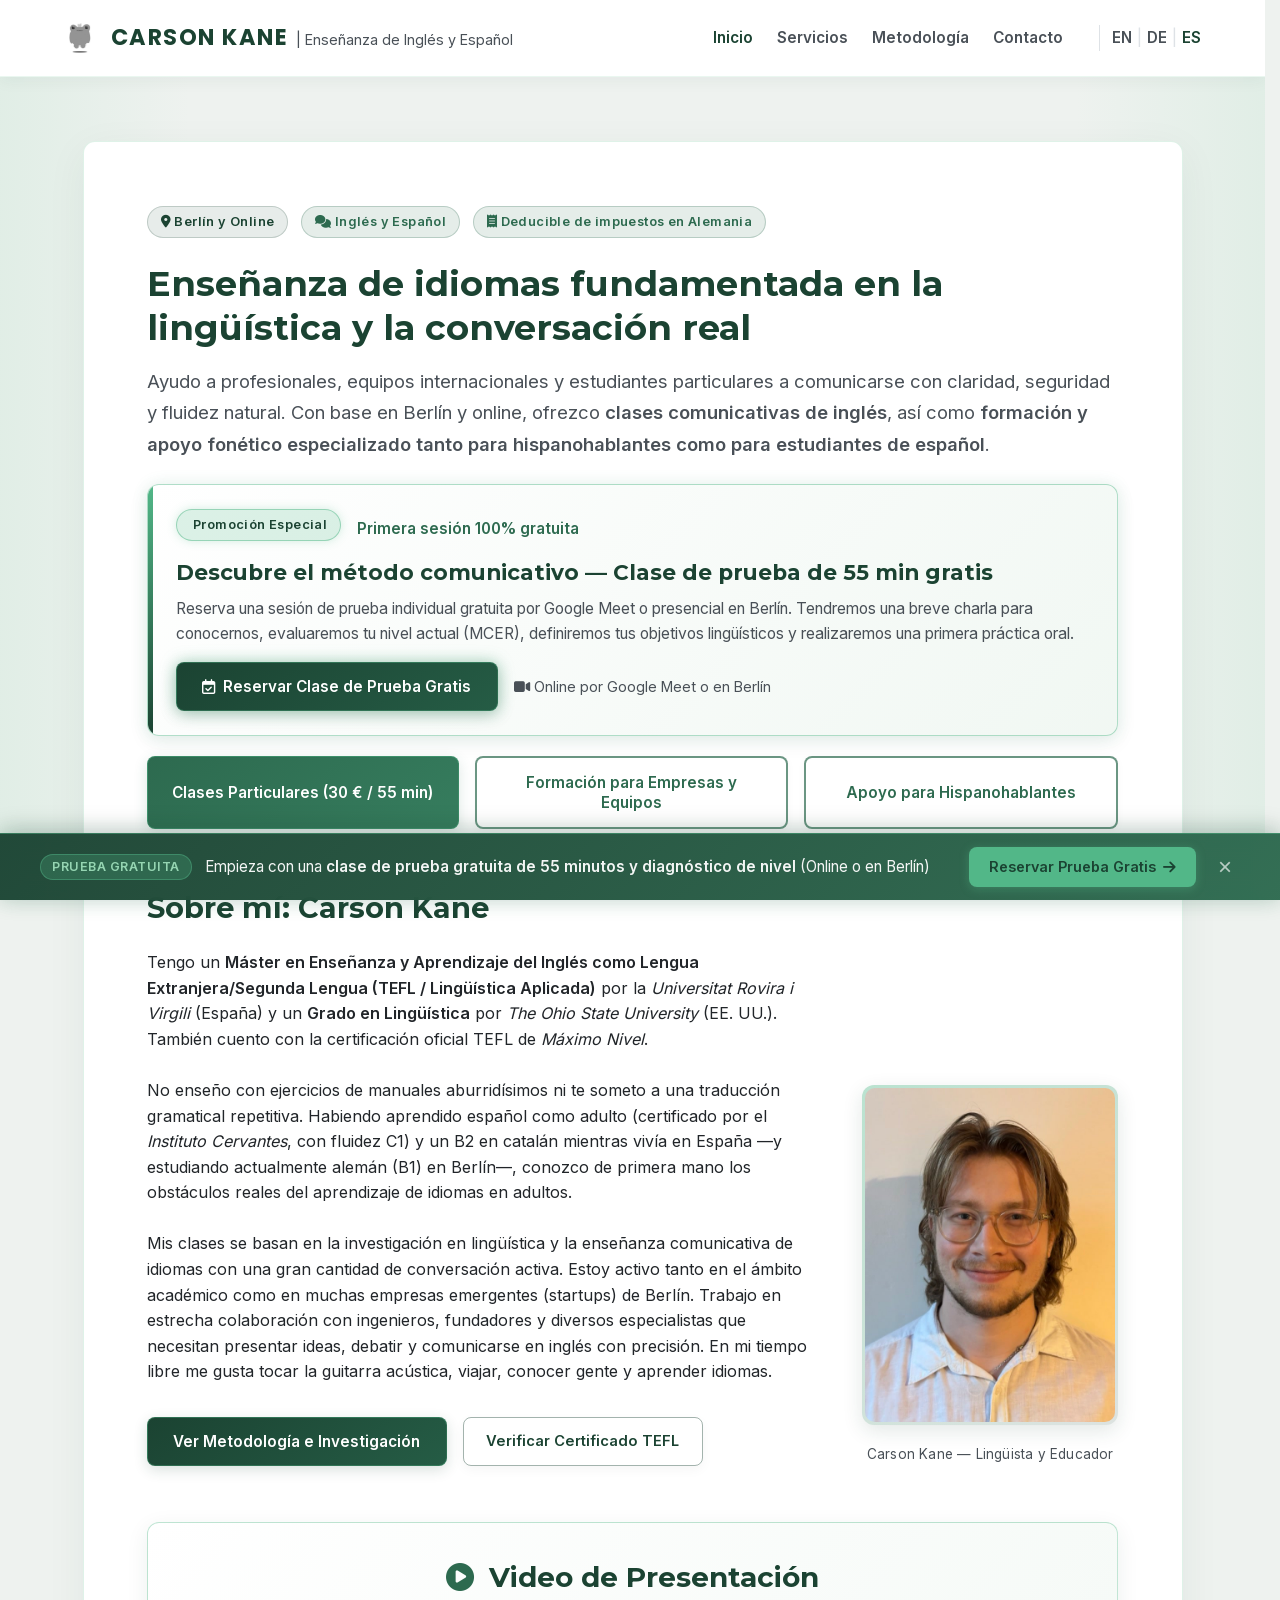
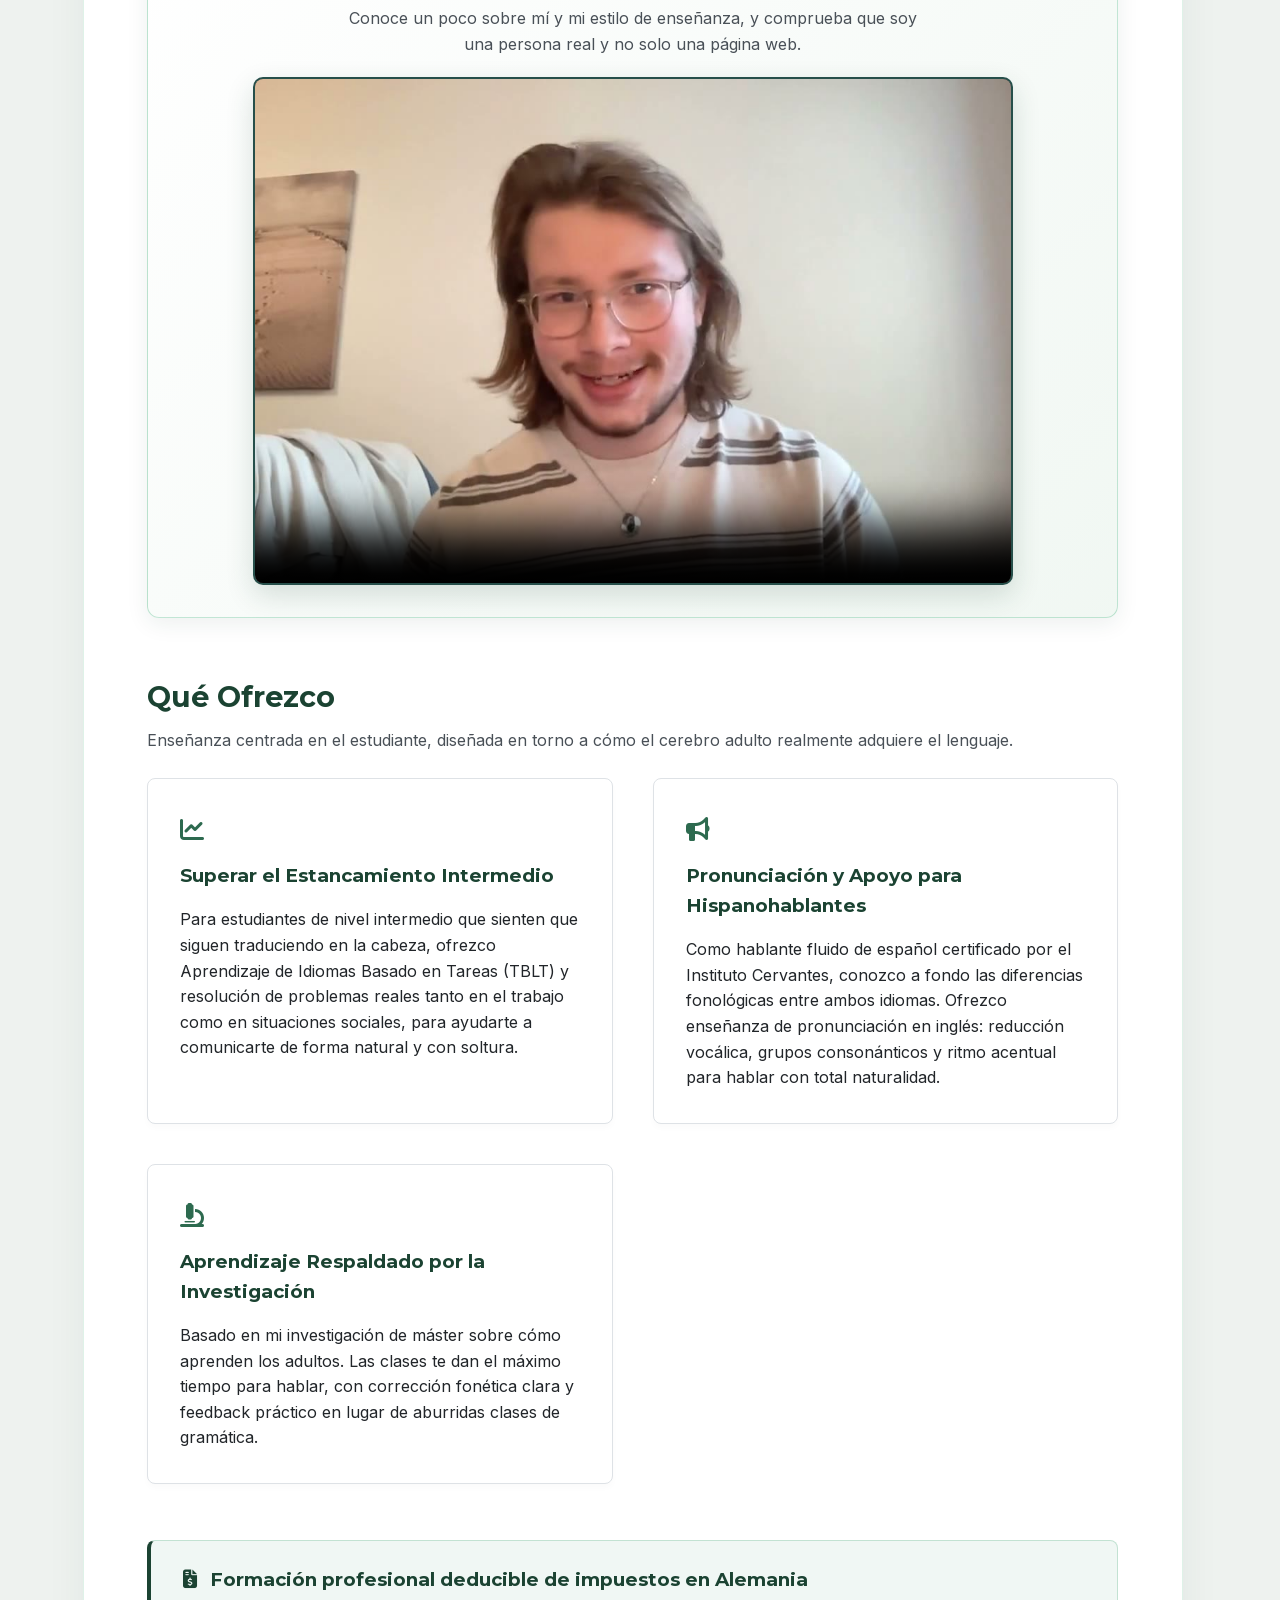
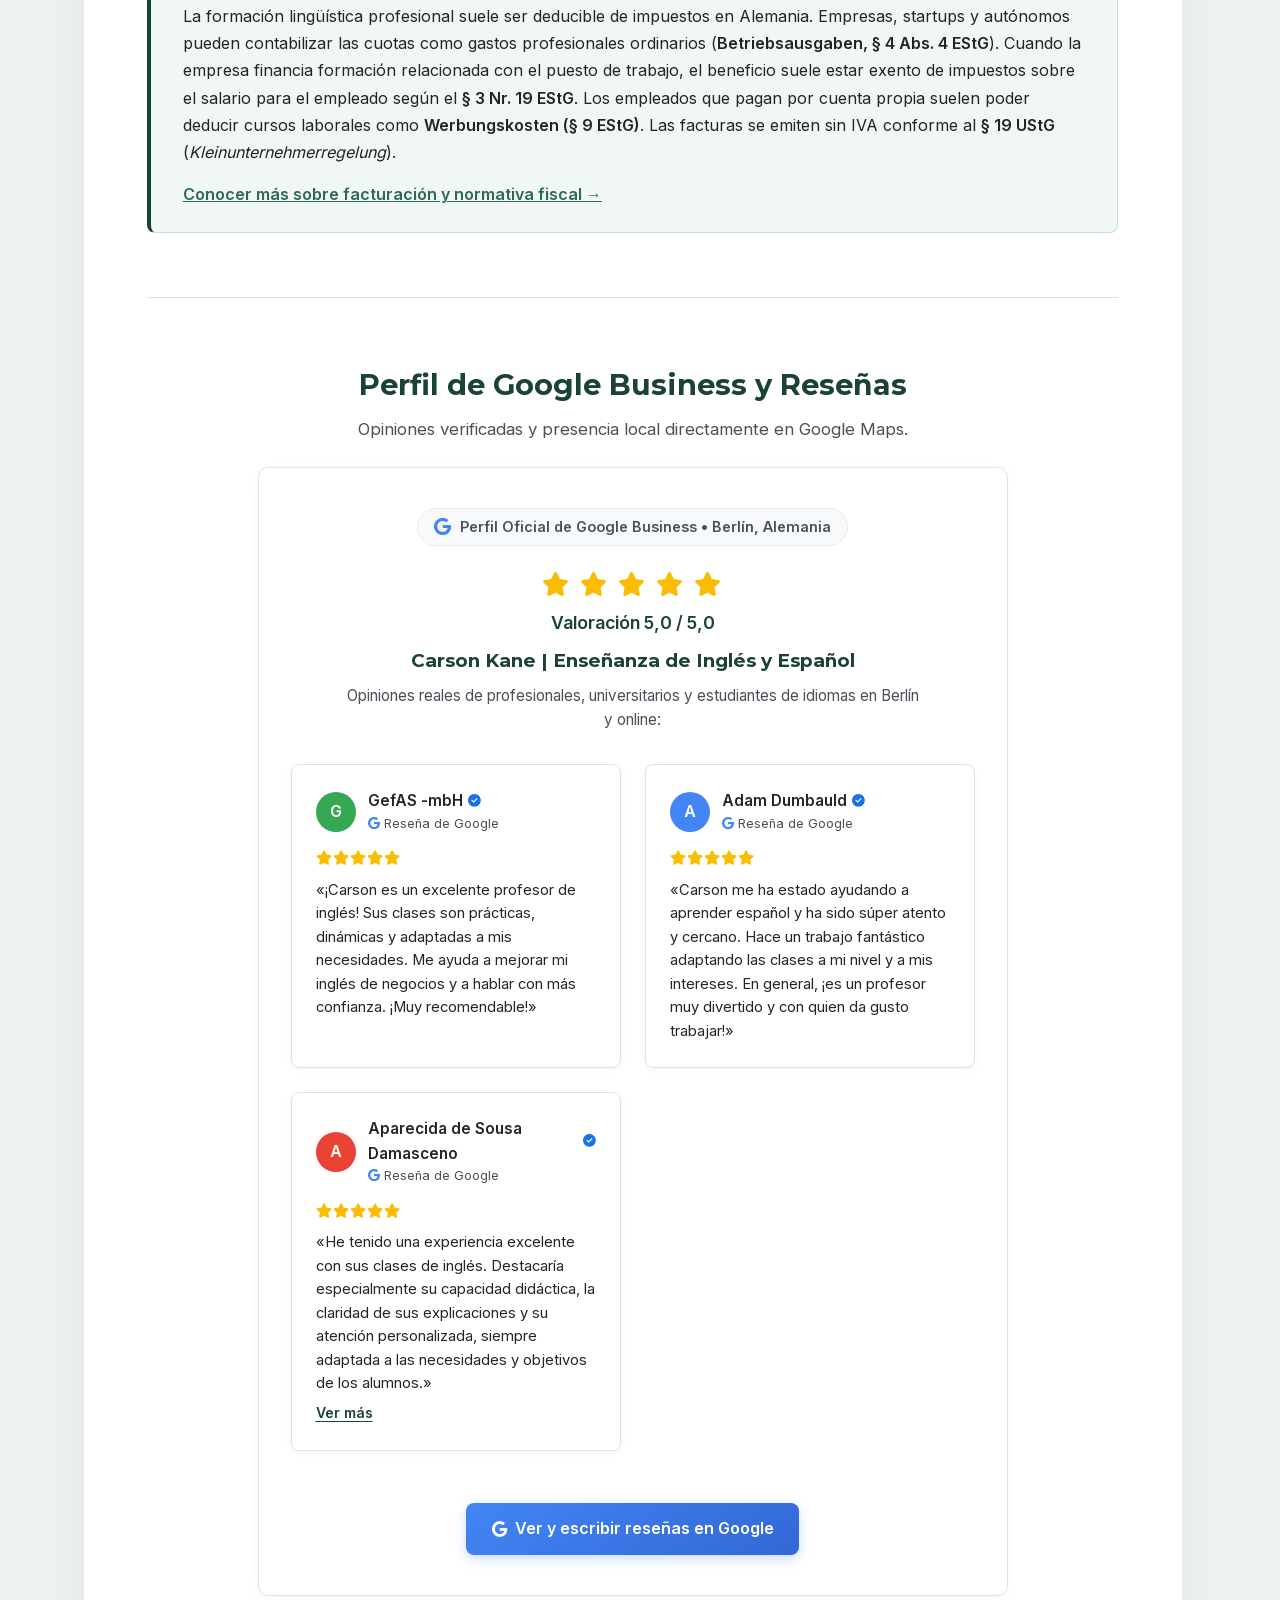
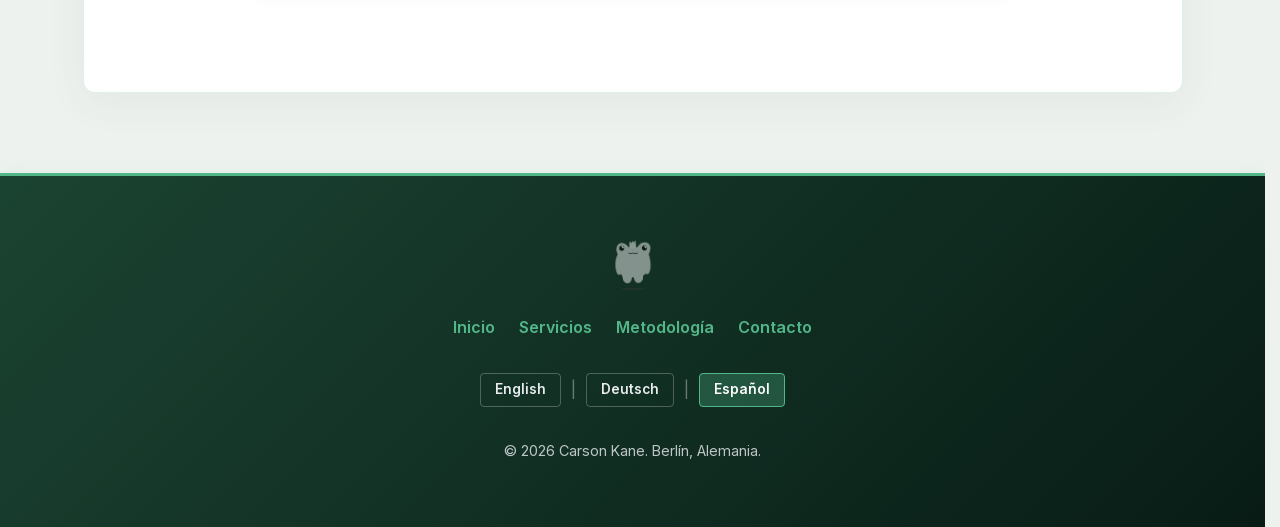
<file: es/index.html>
<!DOCTYPE html>
<html lang="es">
<head>
    <meta charset="UTF-8">
    <meta name="viewport" content="width=device-width, initial-scale=1.0">
    <title>Carson Kane | Educador de Inglés y Español Berlín</title>
    <link rel="stylesheet" href="../style.css">
    <link rel="stylesheet" href="../assets/vendor/fontawesome/css/all.min.css">
    <link rel="icon" type="image/png" href="../assets/img/favicon-square.png">
</head>
<body>
    <site-header></site-header>

    <main class="container">
        <!-- Hero / Introducción de Servicios -->
        <section class="services-intro" style="margin-bottom: 3.5rem;">
            <div style="margin-bottom: 1rem;">
                <span class="badge badge-primary"><i class="fas fa-map-marker-alt"></i> Berlín y Online</span>
                <span class="badge badge-secondary"><i class="fas fa-comments"></i> Inglés y Español</span>
                <span class="badge badge-secondary"><i class="fas fa-receipt"></i> Deducible de impuestos en Alemania</span>
            </div>
            
            <h1 style="font-size: 2.2rem; line-height: 1.25; margin-bottom: 1rem;">Enseñanza de idiomas fundamentada en la lingüística y la conversación real</h1>
            <p style="font-size: 1.15rem; color: var(--text-muted); line-height: 1.7; margin-bottom: 1.5rem;">
                Ayudo a profesionales, equipos internacionales y estudiantes particulares a comunicarse con claridad, seguridad y fluidez natural. Con base en Berlín y online, ofrezco <strong>clases comunicativas de inglés</strong>, así como <strong>formación y apoyo fonético especializado tanto para hispanohablantes como para estudiantes de español</strong>.
            </p>

            <!-- Llamada destacada a la clase de prueba gratuita -->
            <div class="trial-promo-card">
                <div style="display: flex; align-items: center; gap: 0.5rem; margin-bottom: 0.4rem;">
                    <span class="badge badge-glow"><i class="fas fa-sparkles"></i> Promoción Especial</span>
                    <span style="color: var(--accent-secondary); font-weight: 600; font-size: 0.95rem;">Primera sesión 100% gratuita</span>
                </div>
                <h3 style="margin-bottom: 0.4rem; font-size: 1.35rem; color: var(--accent-primary);">
                    Descubre el método comunicativo — Clase de prueba de 55 min gratis
                </h3>
                <p style="color: var(--text-muted); font-size: 0.98rem; line-height: 1.6; margin-bottom: 1rem;">
                    Reserva una sesión de prueba individual gratuita por Google Meet o presencial en Berlín. Tendremos una breve charla para conocernos, evaluaremos tu nivel actual (MCER), definiremos tus objetivos lingüísticos y realizaremos una primera práctica oral.
                </p>
                <div style="display: flex; gap: 1rem; align-items: center; flex-wrap: wrap;">
                    <a href="https://calendar.app.google/87SaLKU5ZY3NesAx8" target="_blank" rel="noopener noreferrer" class="btn btn-primary btn-glow">
                        <i class="far fa-calendar-check"></i> Reservar Clase de Prueba Gratis
                    </a>
                    <span style="color: var(--text-muted); font-size: 0.9rem;">
                        <i class="fas fa-video"></i> Online por Google Meet o en Berlín
                    </span>
                </div>
            </div>
        
            <div style="display: flex; gap: 1rem; flex-wrap: wrap; width: 100%;">
                <a href="hire.html#private-tutoring" class="btn btn-secondary btn-hero">Clases Particulares (30 € / 55 min)</a>
                <a href="hire.html#corporate-services" class="btn btn-outline btn-hero">Formación para Empresas y Equipos</a>
                <a href="hire.html#spanish-support" class="btn btn-outline btn-hero">Apoyo para Hispanohablantes</a>
            </div>
        </section>

        <!-- Sobre Carson Kane -->
        <section class="teacher-profile-section">
            <div class="profile-content" style="flex: 1; min-width: 300px;">
                <h2 style="font-size: 1.8rem; margin-bottom: 1.2rem;">Sobre mí: Carson Kane</h2>
                <p>
                    Tengo un <strong>Máster en Enseñanza y Aprendizaje del Inglés como Lengua Extranjera/Segunda Lengua (TEFL / Lingüística Aplicada)</strong> por la <em>Universitat Rovira i Virgili</em> (España) y un <strong>Grado en Lingüística</strong> por <em>The Ohio State University</em> (EE. UU.). También cuento con la certificación oficial TEFL de <em>Máximo Nivel</em>.
                </p>
                <br>
                <p>
                    No enseño con ejercicios de manuales aburridísimos ni te someto a una traducción gramatical repetitiva. Habiendo aprendido español como adulto (certificado por el <em>Instituto Cervantes</em>, con fluidez C1) y un B2 en catalán mientras vivía en España —y estudiando actualmente alemán (B1) en Berlín—, conozco de primera mano los obstáculos reales del aprendizaje de idiomas en adultos.
                </p>
                <br>
                <p>
                    Mis clases se basan en la investigación en lingüística y la enseñanza comunicativa de idiomas con una gran cantidad de conversación activa. Estoy activo tanto en el ámbito académico como en muchas empresas emergentes (startups) de Berlín. Trabajo en estrecha colaboración con ingenieros, fundadores y diversos especialistas que necesitan presentar ideas, debatir y comunicarse en inglés con precisión. En mi tiempo libre me gusta tocar la guitarra acústica, viajar, conocer gente y aprender idiomas.
                </p>
                
                <div style="margin-top: 2rem; display: flex; gap: 1rem; flex-wrap: wrap;">
                    <a href="methodology.html" class="btn btn-primary">Ver Metodología e Investigación</a>
                    <a href="../assets/docs/TEFL.pdf" target="_blank" rel="noopener noreferrer" class="btn btn-outline-subtle">Verificar Certificado TEFL</a>
                </div>
            </div>
            
            <div class="teacher-photo-card">
                <div class="teacher-photo-frame">
                    <img src="../assets/img/carson.jpg" alt="Carson Kane" class="teacher-photo">
                </div>
                <p class="teacher-caption">Carson Kane — Lingüista y Educador</p>
            </div>
        </section>

        <!-- Video de Presentación -->
        <section class="intro-video-section">
            <h2 style="font-size: 1.75rem; margin-bottom: 0.4rem; color: var(--accent-primary);">
                <i class="fas fa-play-circle" style="color: var(--accent-secondary); margin-right: 0.4rem;"></i> Video de Presentación
            </h2>
            <p style="color: var(--text-muted); font-size: 1rem; max-width: 580px; margin: 0 auto;">
                Conoce un poco sobre mí y mi estilo de enseñanza, y comprueba que soy una persona real y no solo una página web.
            </p>
            <div class="intro-video-wrapper">
                <video class="intro-video-player" controls controlsList="nodownload" oncontextmenu="return false;" playsinline preload="metadata" poster="../assets/img/trial_video_poster.jpg">
                    <source src="../assets/video/trial_video.mp4" type="video/mp4">
                    Tu navegador no admite video HTML5.
                </video>
            </div>
        </section>

        <!-- Qué Ofrezco / Áreas de Enfoque -->
        <h2 style="font-size: 1.8rem; margin-bottom: 0.5rem;">Qué Ofrezco</h2>
        <p style="color: var(--text-muted); margin-bottom: 1.5rem;">Enseñanza centrada en el estudiante, diseñada en torno a cómo el cerebro adulto realmente adquiere el lenguaje.</p>
        
        <div class="grid-3-col" style="margin-top: 0; margin-bottom: 3.5rem;">
            <div class="card">
                <div style="color: var(--accent-secondary); font-size: 1.5rem; margin-bottom: 0.75rem;">
                    <i class="fas fa-chart-line"></i>
                </div>
                <h3>Superar el Estancamiento Intermedio</h3>
                <p>Para estudiantes de nivel intermedio que sienten que siguen traduciendo en la cabeza, ofrezco Aprendizaje de Idiomas Basado en Tareas (TBLT) y resolución de problemas reales tanto en el trabajo como en situaciones sociales, para ayudarte a comunicarte de forma natural y con soltura.</p>
            </div>

            <div class="card">
                <div style="color: var(--accent-secondary); font-size: 1.5rem; margin-bottom: 0.75rem;">
                    <i class="fas fa-bullhorn"></i>
                </div>
                <h3>Pronunciación y Apoyo para Hispanohablantes</h3>
                <p>Como hablante fluido de español certificado por el Instituto Cervantes, conozco a fondo las diferencias fonológicas entre ambos idiomas. Ofrezco enseñanza de pronunciación en inglés: reducción vocálica, grupos consonánticos y ritmo acentual para hablar con total naturalidad.</p>
            </div>

            <div class="card">
                <div style="color: var(--accent-secondary); font-size: 1.5rem; margin-bottom: 0.75rem;">
                    <i class="fas fa-microscope"></i>
                </div>
                <h3>Aprendizaje Respaldado por la Investigación</h3>
                <p>Basado en mi investigación de máster sobre cómo aprenden los adultos. Las clases te dan el máximo tiempo para hablar, con corrección fonética clara y feedback práctico en lugar de aburridas clases de gramática.</p>
            </div>
        </div>

        <!-- Módulo de Ventajas Fiscales -->
        <div class="tax-box">
            <h3 style="color: var(--accent-primary);"><i class="fas fa-file-invoice-dollar" style="margin-right: 0.5rem;"></i> Formación profesional deducible de impuestos en Alemania</h3>
            <p style="color: var(--text-main); line-height: 1.7;">
                La formación lingüística profesional suele ser deducible de impuestos en Alemania. Empresas, startups y autónomos pueden contabilizar las cuotas como gastos profesionales ordinarios (<strong>Betriebsausgaben, § 4 Abs. 4 EStG</strong>). Cuando la empresa financia formación relacionada con el puesto de trabajo, el beneficio suele estar exento de impuestos sobre el salario para el empleado según el <strong>§ 3 Nr. 19 EStG</strong>. Los empleados que pagan por cuenta propia suelen poder deducir cursos laborales como <strong>Werbungskosten (§ 9 EStG)</strong>. Las facturas se emiten sin IVA conforme al <strong>§ 19 UStG</strong> (<em>Kleinunternehmerregelung</em>).
            </p>
            <div style="margin-top: 1rem;">
                <a href="hire.html#tax-advantages" style="color: var(--accent-secondary); font-weight: 600; text-decoration: underline;">Conocer más sobre facturación y normativa fiscal &rarr;</a>
            </div>
        </div>

        <hr class="section-divider">

        <!-- Perfil de Google Business y Reseñas -->
        <section style="margin-bottom: 2rem;">
            <div style="text-align: center; max-width: 700px; margin: 0 auto 1.5rem auto;">
                <h2 style="font-size: 1.8rem; margin-bottom: 0.5rem;">Perfil de Google Business y Reseñas</h2>
                <p style="color: var(--text-muted); font-size: 1.05rem;">Opiniones verificadas y presencia local directamente en Google Maps.</p>
            </div>

            <div class="google-business-card">
                <div class="google-badge-header">
                    <i class="fab fa-google" style="color: #4285F4; font-size: 1.1rem;"></i>
                    <span>Perfil Oficial de Google Business &bull; Berlín, Alemania</span>
                </div>
                
                <div class="google-stars" style="font-size: 1.5rem; margin-bottom: 0.35rem;">
                    <i class="fas fa-star"></i>
                    <i class="fas fa-star"></i>
                    <i class="fas fa-star"></i>
                    <i class="fas fa-star"></i>
                    <i class="fas fa-star"></i>
                </div>
                <div style="font-size: 1.1rem; font-weight: 700; color: var(--accent-primary); margin-bottom: 0.5rem;">
                    Valoración 5,0 / 5,0
                </div>

                <h3 style="margin-bottom: 0.5rem; color: var(--accent-primary);">Carson Kane | Enseñanza de Inglés y Español</h3>
                <p style="color: var(--text-muted); font-size: 0.95rem; line-height: 1.6; max-width: 580px; margin: 0 auto 1.5rem auto;">
                    Opiniones reales de profesionales, universitarios y estudiantes de idiomas en Berlín y online:
                </p>

                <!-- Reviews Integration Grid -->
                <div id="google-reviews-sync" class="google-reviews-grid">
                    <div class="google-review-card">
                        <div>
                            <div class="google-review-user">
                                <div class="google-avatar" style="background: #34A853;">G</div>
                                <div class="google-user-info">
                                    <div class="google-user-name">GefAS -mbH <i class="fas fa-check-circle google-verified-icon" title="Reseña verificada de Google"></i></div>
                                    <div class="google-review-date"><i class="fab fa-google" style="color: #4285F4;"></i> Reseña de Google</div>
                                </div>
                            </div>
                            <div class="google-review-stars">
                                <i class="fas fa-star"></i><i class="fas fa-star"></i><i class="fas fa-star"></i><i class="fas fa-star"></i><i class="fas fa-star"></i>
                            </div>
                            <p class="google-review-text">
                                «¡Carson es un excelente profesor de inglés! Sus clases son prácticas, dinámicas y adaptadas a mis necesidades. Me ayuda a mejorar mi inglés de negocios y a hablar con más confianza. ¡Muy recomendable!»
                            </p>
                        </div>
                    </div>

                    <div class="google-review-card">
                        <div>
                            <div class="google-review-user">
                                <div class="google-avatar" style="background: #4285F4;">A</div>
                                <div class="google-user-info">
                                    <div class="google-user-name">Adam Dumbauld <i class="fas fa-check-circle google-verified-icon" title="Reseña verificada de Google"></i></div>
                                    <div class="google-review-date"><i class="fab fa-google" style="color: #4285F4;"></i> Reseña de Google</div>
                                </div>
                            </div>
                            <div class="google-review-stars">
                                <i class="fas fa-star"></i><i class="fas fa-star"></i><i class="fas fa-star"></i><i class="fas fa-star"></i><i class="fas fa-star"></i>
                            </div>
                            <p class="google-review-text">
                                «Carson me ha estado ayudando a aprender español y ha sido súper atento y cercano. Hace un trabajo fantástico adaptando las clases a mi nivel y a mis intereses. En general, ¡es un profesor muy divertido y con quien da gusto trabajar!»
                            </p>
                        </div>
                    </div>

                    <div class="google-review-card">
                        <div>
                            <div class="google-review-user">
                                <div class="google-avatar" style="background: #EA4335;">A</div>
                                <div class="google-user-info">
                                    <div class="google-user-name">Aparecida de Sousa Damasceno <i class="fas fa-check-circle google-verified-icon" title="Reseña verificada de Google"></i></div>
                                    <div class="google-review-date"><i class="fab fa-google" style="color: #4285F4;"></i> Reseña de Google</div>
                                </div>
                            </div>
                            <div class="google-review-stars">
                                <i class="fas fa-star"></i><i class="fas fa-star"></i><i class="fas fa-star"></i><i class="fas fa-star"></i><i class="fas fa-star"></i>
                            </div>
                            <p class="google-review-text">
                                «He tenido una experiencia excelente con sus clases de inglés. Destacaría especialmente su capacidad didáctica, la claridad de sus explicaciones y su atención personalizada, siempre adaptada a las necesidades y objetivos de los alumnos.<span class="review-more-content" style="display: none;"><br><br>Me ha ayudado mucho a mejorar mi pronunciación y a ganar confianza al expresarme en otro idioma. Además, me ha acompañado y orientado en la preparación de una presentación de trabajo en inglés, ofreciéndome consejos muy valiosos.<br><br>Es un profesor muy profesional, atento y comprometido con el aprendizaje de sus alumnos. Sin duda, recomiendo sus clases a cualquier persona que quiera mejorar su nivel de inglés con un acompañamiento de calidad.</span>»
                                <br>
                                <button type="button" class="review-see-more" onclick="const m=this.parentElement.querySelector('.review-more-content'); const isHidden=m.style.display==='none'; m.style.display=isHidden?'inline':'none'; this.textContent=isHidden?'Ver menos':'Ver más';">Ver más</button>
                            </p>
                        </div>
                    </div>
                </div>

                <div style="margin-top: 1.5rem;">
                    <a href="https://share.google/neJVtVvo83iDkAITB" target="_blank" rel="noopener noreferrer" class="google-btn">
                        <i class="fab fa-google"></i> Ver y escribir reseñas en Google
                    </a>
                </div>
            </div>
        </section>

    </main>

    <site-footer></site-footer>

    <script src="../components-es.js"></script>
</body>
</html>
</file>
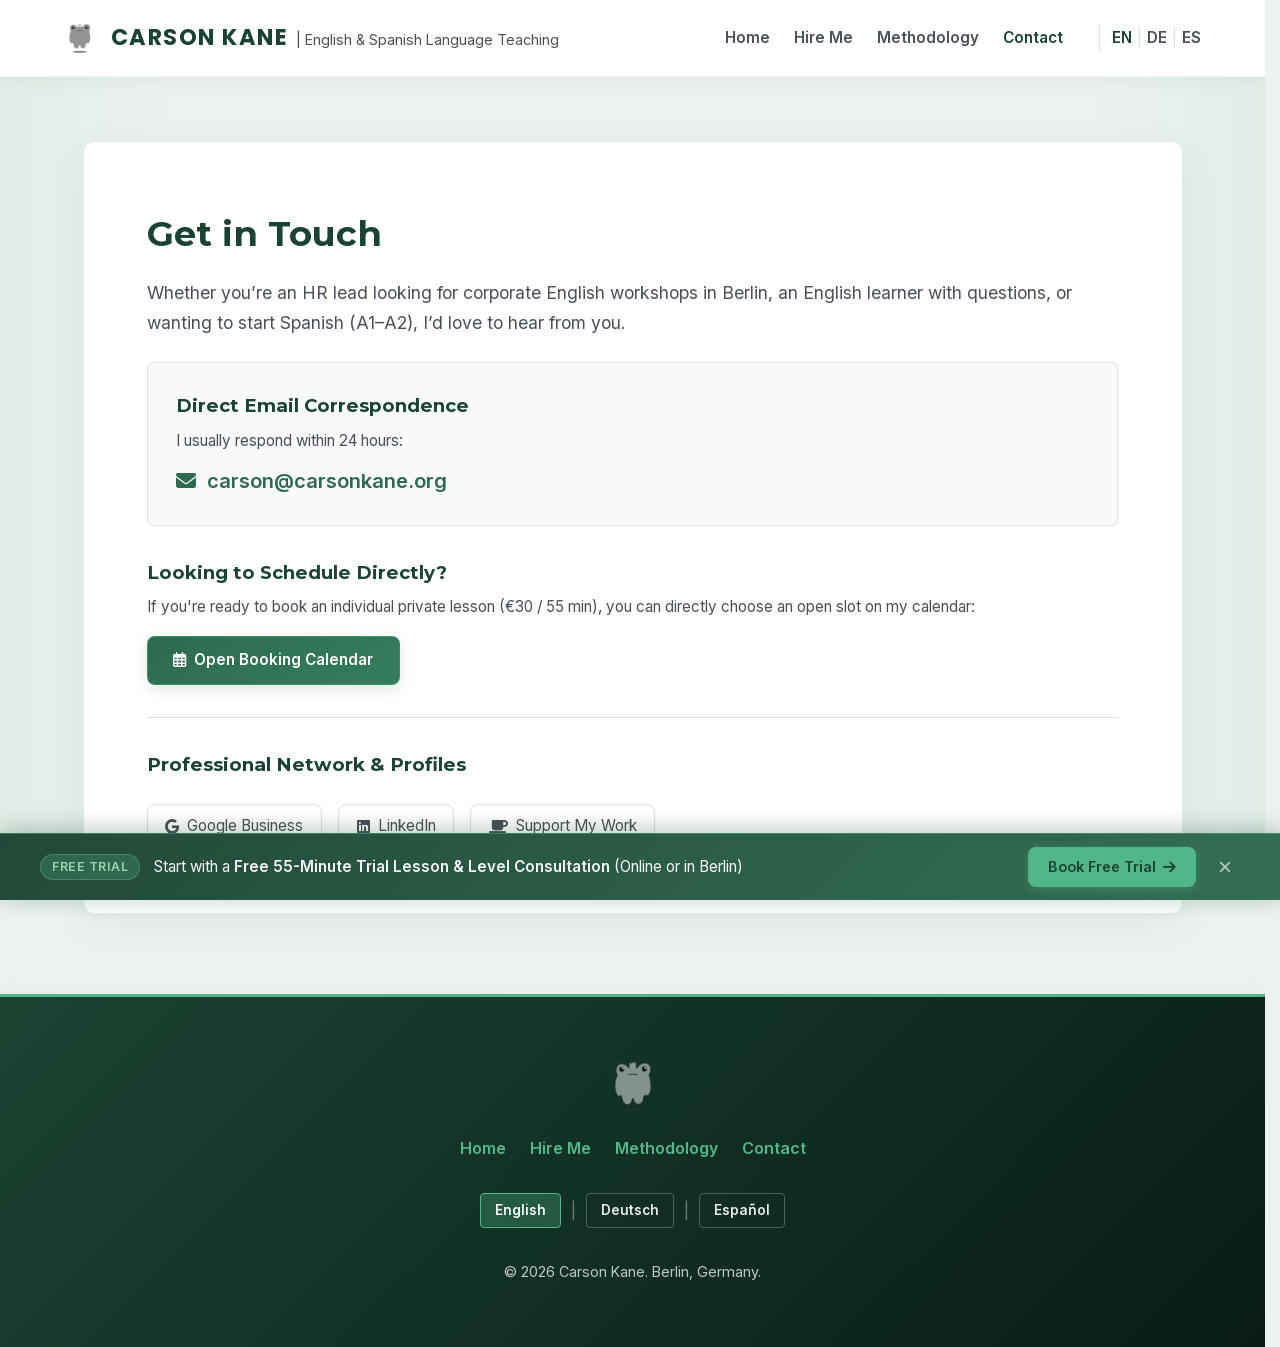
<file: contact.html>
<!DOCTYPE html>
<html lang="en">
<head>
    <meta charset="UTF-8">
    <meta name="viewport" content="width=device-width, initial-scale=1.0">
    <title>Contact | Carson Kane</title>
    <link rel="stylesheet" href="style.css">
    <link rel="icon" href="assets/img/favicon-square.png" type="image/png">
    <link rel="stylesheet" href="assets/vendor/fontawesome/css/all.min.css">
</head>
<body>
    <site-header></site-header>

    <main class="container">
        <section>
            <h1 style="font-size: 2.2rem; margin-bottom: 1rem;">Get in Touch</h1>
            <p style="margin-bottom: 1.5rem; font-size: 1.1rem; line-height: 1.7; color: var(--text-muted);">
                Whether you’re an HR lead looking for corporate English workshops in Berlin, an English learner with questions, or wanting to start Spanish (A1–A2), I’d love to hear from you.
            </p>

            <div style="background: var(--bg-canvas); padding: 1.75rem; border-radius: 6px; border: 1px solid var(--border-subtle); margin-bottom: 2rem;">
                <h3 style="margin-bottom: 0.5rem; font-size: 1.15rem; color: var(--accent-primary);">Direct Email Correspondence</h3>
                <p style="font-size: 0.95rem; color: var(--text-muted); margin-bottom: 0.75rem;">I usually respond within 24 hours:</p>
                <a href="mailto:carson@carsonkane.org" style="font-size: 1.25rem; font-weight: 700; color: var(--accent-secondary); display: inline-block;">
                    <i class="fas fa-envelope" style="margin-right: 0.4rem;"></i> carson@carsonkane.org
                </a>
            </div>

            <div style="margin-bottom: 2rem;">
                <h3 style="margin-bottom: 0.5rem; font-size: 1.15rem; color: var(--accent-primary);">Looking to Schedule Directly?</h3>
                <p style="font-size: 0.95rem; color: var(--text-muted); margin-bottom: 1rem;">
                    If you're ready to book an individual private lesson (€30 / 55 min), you can directly choose an open slot on my calendar:
                </p>
                <a href="https://calendar.app.google/87SaLKU5ZY3NesAx8" target="_blank" rel="noopener noreferrer" class="btn btn-secondary">
                    <i class="far fa-calendar-alt"></i> Open Booking Calendar
                </a>
            </div>

            <hr class="section-divider" style="margin: 2rem 0;">

            <h3>Professional Network & Profiles</h3>
            <div class="social-grid">
                <a href="https://share.google/neJVtVvo83iDkAITB" target="_blank" rel="noopener noreferrer" class="social-link">
                    <i class="fab fa-google"></i> Google Business
                </a>
                <a href="https://www.linkedin.com/in/carson-kane-a1525b186/" target="_blank" rel="noopener noreferrer" class="social-link">
                    <i class="fab fa-linkedin"></i> LinkedIn
                </a>
                <a href="https://buymeacoffee.com/carc1n" target="_blank" rel="noopener noreferrer" class="social-link">
                    <i class="fas fa-coffee"></i> Support My Work
                </a>
            </div>
        </section>
    </main>

    <site-footer></site-footer>
    <script src="components.js"></script>
</body>
</html>
</file>
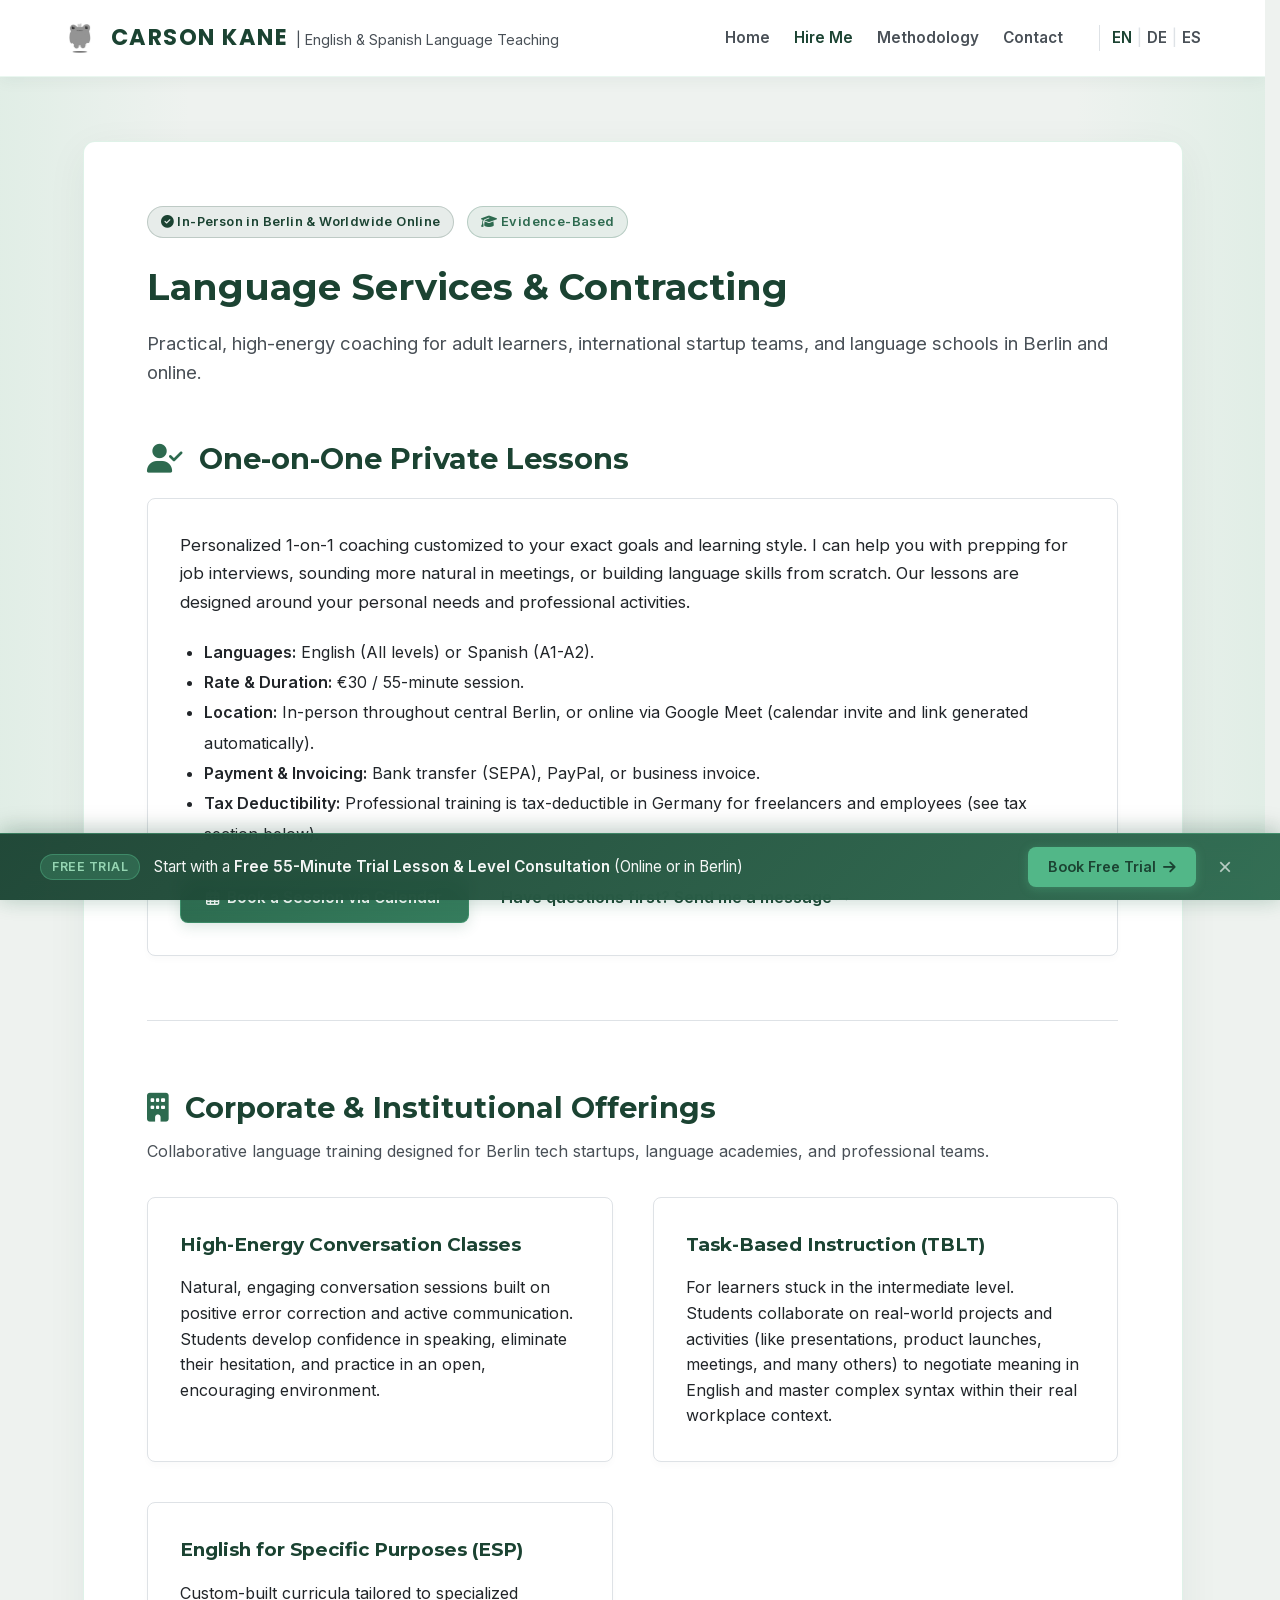
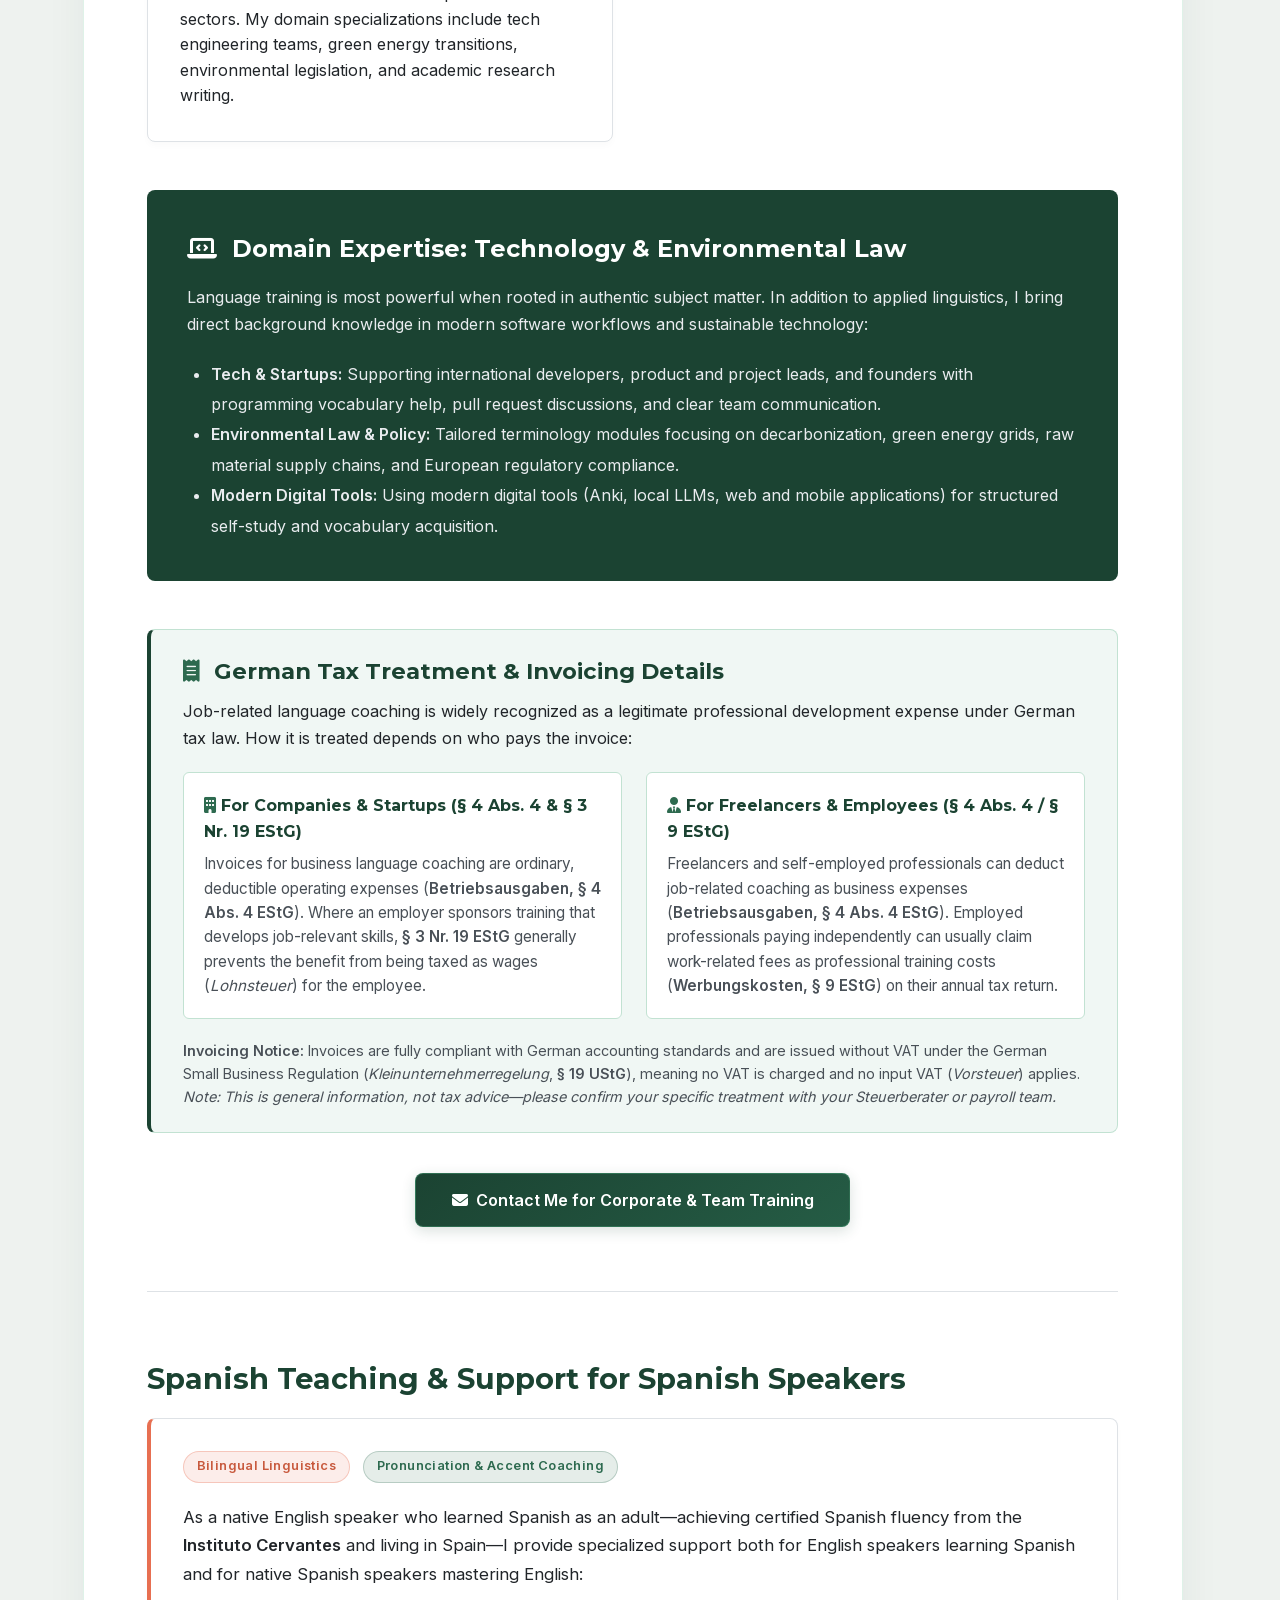
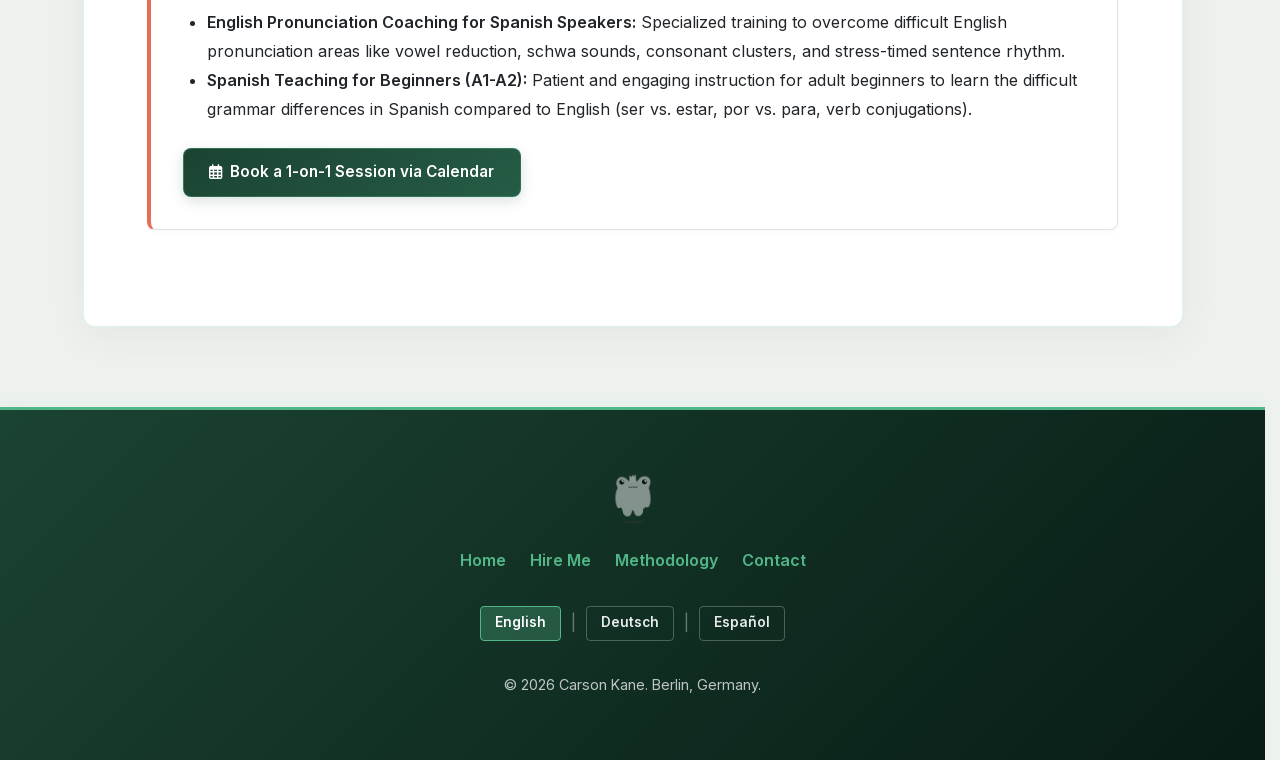
<file: hire.html>
<!DOCTYPE html>
<html lang="en">
<head>
    <meta charset="UTF-8">
    <meta name="viewport" content="width=device-width, initial-scale=1.0">
    <title>Services & Contracting | Carson Kane</title>
    <link rel="stylesheet" href="style.css">
    <link rel="stylesheet" href="assets/vendor/fontawesome/css/all.min.css">
    <link rel="icon" type="image/png" href="assets/img/favicon-square.png">
</head>
<body>
    <site-header></site-header>

    <main class="container">
        <header style="margin-bottom: 3rem;">
            <div style="margin-bottom: 0.75rem;">
                <span class="badge badge-primary"><i class="fas fa-check-circle"></i> In-Person in Berlin & Worldwide Online</span>
                <span class="badge badge-secondary"><i class="fas fa-graduation-cap"></i> Evidence-Based</span>
            </div>
            <h1 style="font-size: 2.3rem; margin-bottom: 0.75rem;">Language Services & Contracting</h1>
            <p style="font-size: 1.15rem; color: var(--text-muted); line-height: 1.6;">
                Practical, high-energy coaching for adult learners, international startup teams, and language schools in Berlin and online.
            </p>
        </header>

        <!-- Private Tutoring -->
        <h2 id="private-tutoring" style="font-size: 1.8rem; margin-bottom: 1rem;"><i class="fas fa-user-check" style="color: var(--accent-secondary); margin-right: 0.5rem;"></i> One-on-One Private Lessons</h2>
        <div class="card" style="margin-bottom: 3rem;">
            <p style="font-size: 1.05rem; line-height: 1.7; margin-bottom: 1.25rem;">
                Personalized 1-on-1 coaching customized to your exact goals and learning style. I can help you with prepping for job interviews, sounding more natural in meetings, or building language skills from scratch. Our lessons are designed around your personal needs and professional activities.
            </p>
            <ul style="margin: 0 0 1.5rem 1.5rem; line-height: 1.9;">
                <li><strong>Languages:</strong> English (All levels) or Spanish (A1-A2).</li>
                <li><strong>Rate & Duration:</strong> €30 / 55-minute session.</li>
                <li><strong>Location:</strong> In-person throughout central Berlin, or online via Google Meet (calendar invite and link generated automatically).</li>
                <li><strong>Payment & Invoicing:</strong> Bank transfer (SEPA), PayPal, or business invoice.</li>
                <li><strong>Tax Deductibility:</strong> Professional training is tax-deductible in Germany for freelancers and employees (see tax section below).</li>
            </ul>
            <div style="display: flex; gap: 1rem; flex-wrap: wrap; align-items: center;">
                <a href="https://calendar.app.google/87SaLKU5ZY3NesAx8" target="_blank" rel="noopener noreferrer" class="btn btn-secondary">
                    <i class="far fa-calendar-alt"></i> Book a Session via Calendar
                </a>
                <a href="contact.html" class="btn-text-link">
                    Have questions first? Send me a message &rarr;
                </a>
            </div>
        </div>

        <hr class="section-divider">

        <!-- Corporate & Institutional Offerings -->
        <h2 id="corporate-services" style="font-size: 1.8rem; margin-bottom: 0.5rem;"><i class="fas fa-building" style="color: var(--accent-secondary); margin-right: 0.5rem;"></i> Corporate & Institutional Offerings</h2>
        <p style="color: var(--text-muted); margin-bottom: 2rem;">Collaborative language training designed for Berlin tech startups, language academies, and professional teams.</p>
        
        <div class="grid-3-col" style="margin-bottom: 3rem;">
            <div class="card">
                <h3>High-Energy Conversation Classes</h3>
                <p>Natural, engaging conversation sessions built on positive error correction and active communication. Students develop confidence in speaking, eliminate their hesitation, and practice in an open, encouraging environment.</p>
            </div>
            <div class="card">
                <h3>Task-Based Instruction (TBLT)</h3>
                <p>For learners stuck in the intermediate level. Students collaborate on real-world projects and activities (like presentations, product launches, meetings, and many others) to negotiate meaning in English and master complex syntax within their real workplace context.</p>
            </div>
            <div class="card">
                <h3>English for Specific Purposes (ESP)</h3>
                <p>Custom-built curricula tailored to specialized sectors. My domain specializations include tech engineering teams, green energy transitions, environmental legislation, and academic research writing.</p>
            </div>
        </div>

        <!-- Domain Expertise Banner -->
        <section style="background: var(--accent-primary); color: white; padding: 2.5rem; border-radius: 8px; margin-bottom: 3rem;">
            <h2 style="color: white; margin-bottom: 1rem;"><i class="fas fa-laptop-code" style="margin-right: 0.5rem;"></i> Domain Expertise: Technology & Environmental Law</h2>
            <p style="margin-bottom: 1.25rem; color: #e9ecef; line-height: 1.7;">
                Language training is most powerful when rooted in authentic subject matter. In addition to applied linguistics, I bring direct background knowledge in modern software workflows and sustainable technology:
            </p>
            <ul style="margin-left: 1.5rem; color: #e9ecef; line-height: 1.9;">
                <li><strong>Tech & Startups:</strong> Supporting international developers, product and project leads, and founders with programming vocabulary help, pull request discussions, and clear team communication.</li>
                <li><strong>Environmental Law & Policy:</strong> Tailored terminology modules focusing on decarbonization, green energy grids, raw material supply chains, and European regulatory compliance.</li>
                <li><strong>Modern Digital Tools:</strong> Using modern digital tools (Anki, local LLMs, web and mobile applications) for structured self-study and vocabulary acquisition.</li>
            </ul>
        </section>

        <!-- Tax Law & Business Expense Invoicing in Germany -->
        <div id="tax-advantages" class="tax-box" style="margin-bottom: 2.5rem;">
            <h3 style="color: var(--accent-primary); font-size: 1.4rem;">
                <i class="fas fa-receipt" style="color: var(--accent-secondary); margin-right: 0.5rem;"></i>
                German Tax Treatment & Invoicing Details
            </h3>
            <p style="color: var(--text-main); line-height: 1.7; margin-bottom: 1rem;">
                Job-related language coaching is widely recognized as a legitimate professional development expense under German tax law. How it is treated depends on who pays the invoice:
            </p>
            <div style="display: grid; grid-template-columns: repeat(auto-fit, minmax(280px, 1fr)); gap: 1.5rem; margin-top: 1.25rem;">
                <div style="background: #ffffff; padding: 1.25rem; border-radius: 6px; border: 1px solid #c2e2d2;">
                    <h4 style="color: var(--accent-primary); margin-bottom: 0.5rem;">
                        <i class="fas fa-building" style="color: var(--accent-secondary);"></i> For Companies & Startups (§ 4 Abs. 4 & § 3 Nr. 19 EStG)
                    </h4>
                    <p style="font-size: 0.95rem; line-height: 1.6; color: var(--text-muted);">
                        Invoices for business language coaching are ordinary, deductible operating expenses (<strong>Betriebsausgaben, § 4 Abs. 4 EStG</strong>). Where an employer sponsors training that develops job-relevant skills, <strong>§ 3 Nr. 19 EStG</strong> generally prevents the benefit from being taxed as wages (<em>Lohnsteuer</em>) for the employee.
                    </p>
                </div>
                <div style="background: #ffffff; padding: 1.25rem; border-radius: 6px; border: 1px solid #c2e2d2;">
                    <h4 style="color: var(--accent-primary); margin-bottom: 0.5rem;">
                        <i class="fas fa-user-tie" style="color: var(--accent-secondary);"></i> For Freelancers & Employees (§ 4 Abs. 4 / § 9 EStG)
                    </h4>
                    <p style="font-size: 0.95rem; line-height: 1.6; color: var(--text-muted);">
                        Freelancers and self-employed professionals can deduct job-related coaching as business expenses (<strong>Betriebsausgaben, § 4 Abs. 4 EStG</strong>). Employed professionals paying independently can usually claim work-related fees as professional training costs (<strong>Werbungskosten, § 9 EStG</strong>) on their annual tax return.
                    </p>
                </div>
            </div>
            <p style="font-size: 0.9rem; color: var(--text-muted); margin-top: 1.25rem; line-height: 1.6;">
                <strong>Invoicing Notice:</strong> Invoices are fully compliant with German accounting standards and are issued without VAT under the German Small Business Regulation (<em>Kleinunternehmerregelung</em>, <strong>§ 19 UStG</strong>), meaning no VAT is charged and no input VAT (<em>Vorsteuer</em>) applies. <em>Note: This is general information, not tax advice—please confirm your specific treatment with your Steuerberater or payroll team.</em>
            </p>
        </div>

        <!-- Button to Contact section after business / corporate section -->
        <div style="text-align: center; margin: 2.5rem 0 3.5rem 0;">
            <a href="contact.html" class="btn btn-primary btn-lg">
                <i class="fas fa-envelope"></i> Contact Me for Corporate & Team Training
            </a>
        </div>

        <hr class="section-divider">

        <!-- Spanish Teaching & Support for Spanish Speakers Section -->
        <h2 id="spanish-support" style="font-size: 1.8rem; margin-bottom: 1rem;">Spanish Teaching & Support for Spanish Speakers</h2>
        <div id="spanish-teaching" class="card" style="margin-bottom: 2rem; border-left: 4px solid #e76f51;">
            <div style="margin-bottom: 0.75rem;">
                <span class="badge" style="background: rgba(231, 111, 81, 0.12); color: #c85a3e; border: 1px solid rgba(231, 111, 81, 0.3);">Bilingual Linguistics</span>
                <span class="badge badge-secondary">Pronunciation & Accent Coaching</span>
            </div>
            <p style="font-size: 1.05rem; line-height: 1.7; margin-bottom: 1.25rem;">
                As a native English speaker who learned Spanish as an adult—achieving certified Spanish fluency from the <strong>Instituto Cervantes</strong> and living in Spain—I provide specialized support both for English speakers learning Spanish and for native Spanish speakers mastering English:
            </p>
            <ul style="margin: 0 0 1.5rem 1.5rem; line-height: 1.8;">
                <li><strong>English Pronunciation Coaching for Spanish Speakers:</strong> Specialized training to overcome difficult English pronunciation areas like vowel reduction, schwa sounds, consonant clusters, and stress-timed sentence rhythm.</li>
                <li><strong>Spanish Teaching for Beginners (A1-A2):</strong> Patient and engaging instruction for adult beginners to learn the difficult grammar differences in Spanish compared to English (ser vs. estar, por vs. para, verb conjugations).</li>
            </ul>
            <a href="https://calendar.app.google/87SaLKU5ZY3NesAx8" target="_blank" rel="noopener noreferrer" class="btn btn-primary">
                <i class="far fa-calendar-alt"></i> Book a 1-on-1 Session via Calendar
            </a>
        </div>

    </main>

    <site-footer></site-footer>
    <script src="components.js"></script>
</body>
</html>
</file>
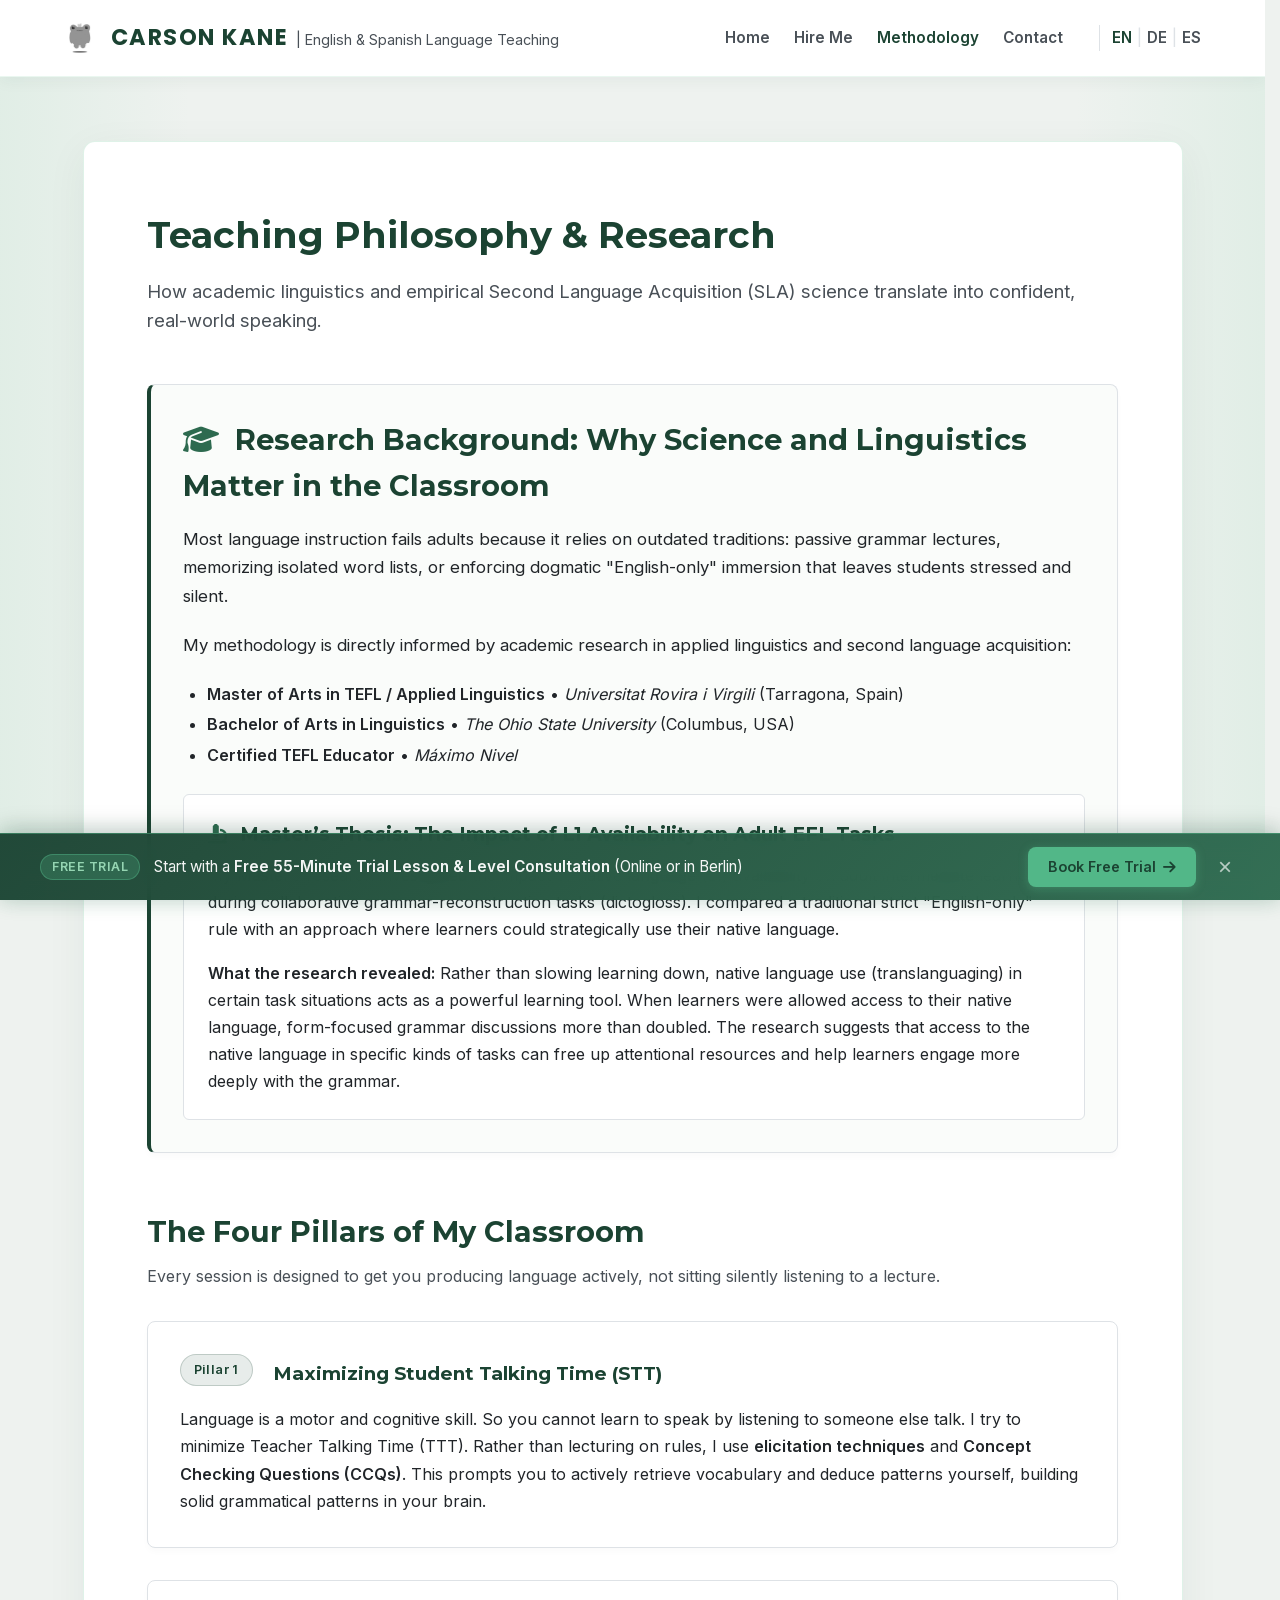
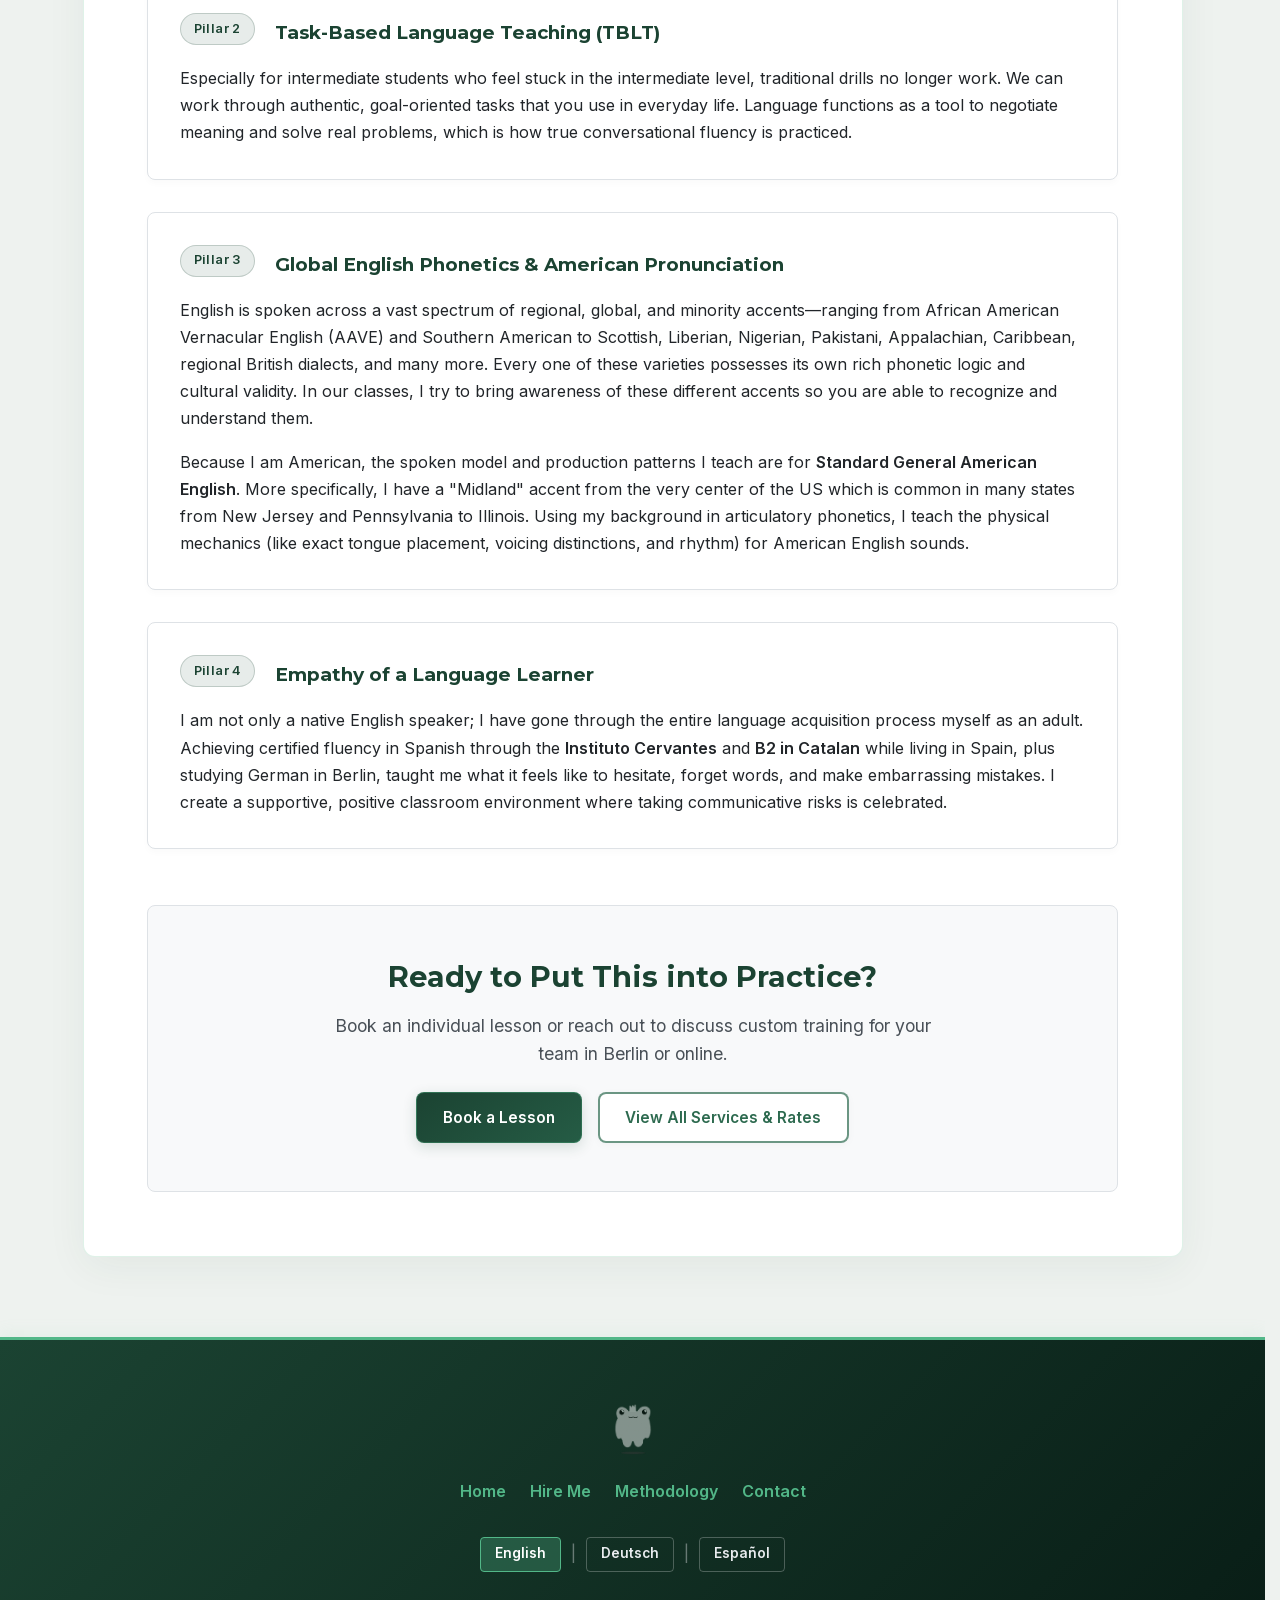
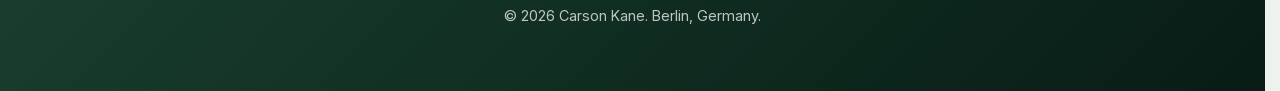
<file: methodology.html>
<!DOCTYPE html>
<html lang="en">
<head>
    <meta charset="UTF-8">
    <meta name="viewport" content="width=device-width, initial-scale=1.0">
    <title>Methodology & Research | Carson Kane</title>
    <link rel="stylesheet" href="style.css">
    <link rel="stylesheet" href="assets/vendor/fontawesome/css/all.min.css">
    <link rel="icon" type="image/png" href="assets/img/favicon-square.png">
</head>
<body>
    <site-header></site-header>

    <main class="container">
        <header style="margin-bottom: 3rem;">
            <h1 style="font-size: 2.3rem; margin-bottom: 0.75rem;">Teaching Philosophy & Research</h1>
            <p style="font-size: 1.15rem; color: var(--text-muted); line-height: 1.6;">
                How academic linguistics and empirical Second Language Acquisition (SLA) science translate into confident, real-world speaking.
            </p>
        </header>

        <!-- Academic & Research Background Feature -->
        <section class="card" style="border-left: 4px solid var(--accent-primary); margin-bottom: 3.5rem; background: #fafcfa;">
            <h2 style="font-size: 1.8rem; margin-bottom: 1rem;"><i class="fas fa-graduation-cap" style="color: var(--accent-secondary); margin-right: 0.5rem;"></i> Research Background: Why Science and Linguistics Matter in the Classroom</h2>
            <p style="font-size: 1.05rem; line-height: 1.7; margin-bottom: 1.25rem;">
                Most language instruction fails adults because it relies on outdated traditions: passive grammar lectures, memorizing isolated word lists, or enforcing dogmatic "English-only" immersion that leaves students stressed and silent.
            </p>
            <p style="font-size: 1.05rem; line-height: 1.7; margin-bottom: 1.25rem;">
                My methodology is directly informed by academic research in applied linguistics and second language acquisition:
            </p>
            <ul style="margin: 0 0 1.5rem 1.5rem; line-height: 1.9;">
                <li><strong>Master of Arts in TEFL / Applied Linguistics</strong> &bull; <em>Universitat Rovira i Virgili</em> (Tarragona, Spain)</li>
                <li><strong>Bachelor of Arts in Linguistics</strong> &bull; <em>The Ohio State University</em> (Columbus, USA)</li>
                <li><strong>Certified TEFL Educator</strong> &bull; <em>Máximo Nivel</em></li>
            </ul>

            <div style="background: #ffffff; padding: 1.5rem; border-radius: 6px; border: 1px solid var(--border-subtle); margin-top: 1rem;">
                <h3 style="color: var(--accent-primary); margin-bottom: 0.75rem; font-size: 1.2rem;">
                    <i class="fas fa-microscope" style="color: var(--accent-secondary); margin-right: 0.5rem;"></i> Master’s Thesis: The Impact of L1 Availability on Adult EFL Tasks
                </h3>
                <p style="line-height: 1.7; color: var(--text-main); margin-bottom: 1rem;">
                    My Master’s research investigated the impact of native language (L1) availability on adult intermediate learners during collaborative grammar-reconstruction tasks (dictogloss). I compared a traditional strict "English-only" rule with an approach where learners could strategically use their native language.
                </p>
                <p style="line-height: 1.7; color: var(--text-main);">
                    <strong>What the research revealed:</strong> Rather than slowing learning down, native language use (translanguaging) in certain task situations acts as a powerful learning tool. When learners were allowed access to their native language, form-focused grammar discussions more than doubled. The research suggests that access to the native language in specific kinds of tasks can free up attentional resources and help learners engage more deeply with the grammar.
                </p>
            </div>
        </section>

        <!-- Core Methodological Pillars -->
        <h2 style="font-size: 1.8rem; margin-bottom: 0.5rem;">The Four Pillars of My Classroom</h2>
        <p style="color: var(--text-muted); margin-bottom: 2rem;">Every session is designed to get you producing language actively, not sitting silently listening to a lecture.</p>

        <div class="card" style="margin-bottom: 2rem;">
            <div style="display: flex; align-items: center; gap: 0.75rem; margin-bottom: 0.75rem;">
                <span class="badge badge-primary">Pillar 1</span>
                <h3 style="margin: 0; color: var(--accent-primary);">Maximizing Student Talking Time (STT)</h3>
            </div>
            <p style="line-height: 1.7;">
                Language is a motor and cognitive skill. So you cannot learn to speak by listening to someone else talk. I try to minimize Teacher Talking Time (TTT). Rather than lecturing on rules, I use <strong>elicitation techniques</strong> and <strong>Concept Checking Questions (CCQs)</strong>. This prompts you to actively retrieve vocabulary and deduce patterns yourself, building solid grammatical patterns in your brain.
            </p>
        </div>

        <div class="card" style="margin-bottom: 2rem;">
            <div style="display: flex; align-items: center; gap: 0.75rem; margin-bottom: 0.75rem;">
                <span class="badge badge-primary">Pillar 2</span>
                <h3 style="margin: 0; color: var(--accent-primary);">Task-Based Language Teaching (TBLT)</h3>
            </div>
            <p style="line-height: 1.7;">
                Especially for intermediate students who feel stuck in the intermediate level, traditional drills no longer work. We can work through authentic, goal-oriented tasks that you use in everyday life. Language functions as a tool to negotiate meaning and solve real problems, which is how true conversational fluency is practiced.
            </p>
        </div>

        <div class="card" style="margin-bottom: 2rem;">
            <div style="display: flex; align-items: center; gap: 0.75rem; margin-bottom: 0.75rem;">
                <span class="badge badge-primary">Pillar 3</span>
                <h3 style="margin: 0; color: var(--accent-primary);">Global English Phonetics & American Pronunciation</h3>
            </div>
            <p style="line-height: 1.7; margin-bottom: 1rem;">
                English is spoken across a vast spectrum of regional, global, and minority accents—ranging from African American Vernacular English (AAVE) and Southern American to Scottish, Liberian, Nigerian, Pakistani, Appalachian, Caribbean, regional British dialects, and many more. Every one of these varieties possesses its own rich phonetic logic and cultural validity. In our classes, I try to bring awareness of these different accents so you are able to recognize and understand them.
            </p>
            <p style="line-height: 1.7;">
                Because I am American, the spoken model and production patterns I teach are for <strong>Standard General American English</strong>. More specifically, I have a "Midland" accent from the very center of the US which is common in many states from New Jersey and Pennsylvania to Illinois. Using my background in articulatory phonetics, I teach the physical mechanics (like exact tongue placement, voicing distinctions, and rhythm) for American English sounds.
            </p>
        </div>

        <div class="card" style="margin-bottom: 3.5rem;">
            <div style="display: flex; align-items: center; gap: 0.75rem; margin-bottom: 0.75rem;">
                <span class="badge badge-primary">Pillar 4</span>
                <h3 style="margin: 0; color: var(--accent-primary);">Empathy of a Language Learner</h3>
            </div>
            <p style="line-height: 1.7;">
                I am not only a native English speaker; I have gone through the entire language acquisition process myself as an adult. Achieving certified fluency in Spanish through the <strong>Instituto Cervantes</strong> and <strong>B2 in Catalan</strong> while living in Spain, plus studying German in Berlin, taught me what it feels like to hesitate, forget words, and make embarrassing mistakes. I create a supportive, positive classroom environment where taking communicative risks is celebrated.
            </p>
        </div>

        <!-- Next Step CTA -->
        <section style="text-align: center; background: var(--bg-canvas); padding: 3rem 2rem; border-radius: 8px; border: 1px solid var(--border-subtle);">
            <h2 style="font-size: 1.8rem; margin-bottom: 0.75rem;">Ready to Put This into Practice?</h2>
            <p style="font-size: 1.1rem; color: var(--text-muted); max-width: 600px; margin: 0 auto 1.5rem auto;">
                Book an individual lesson or reach out to discuss custom training for your team in Berlin or online.
            </p>
            <div style="display: flex; gap: 1rem; justify-content: center; flex-wrap: wrap;">
                <a href="hire.html#private-tutoring" class="btn btn-primary">
                    Book a Lesson
                </a>
                <a href="hire.html" class="btn btn-outline">
                    View All Services & Rates
                </a>
            </div>
        </section>

    </main>

    <site-footer></site-footer>
    <script src="components.js"></script>
</body>
</html>
</file>
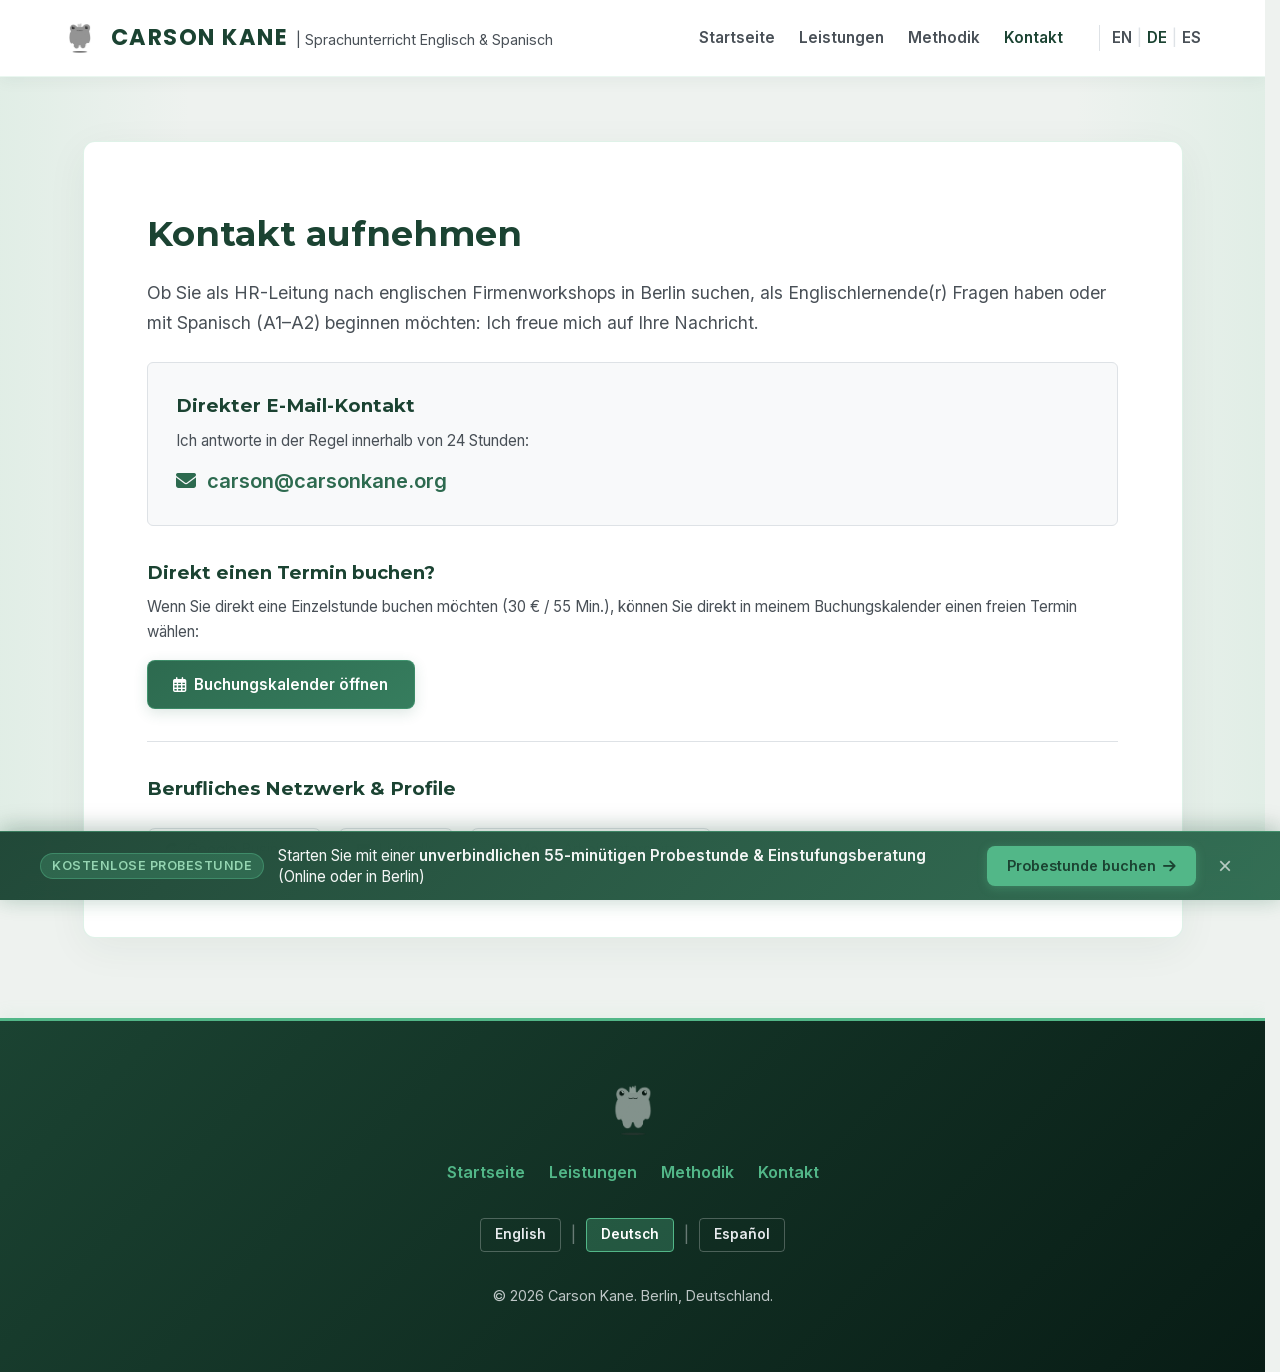
<file: de/contact.html>
<!DOCTYPE html>
<html lang="de">
<head>
    <meta charset="UTF-8">
    <meta name="viewport" content="width=device-width, initial-scale=1.0">
    <title>Kontakt | Carson Kane</title>
    <link rel="stylesheet" href="../style.css">
    <link rel="icon" href="../assets/img/favicon-square.png" type="image/png">
    <link rel="stylesheet" href="../assets/vendor/fontawesome/css/all.min.css">
</head>
<body>
    <site-header></site-header>

    <main class="container">
        <section>
            <h1 style="font-size: 2.2rem; margin-bottom: 1rem;">Kontakt aufnehmen</h1>
            <p style="margin-bottom: 1.5rem; font-size: 1.1rem; line-height: 1.7; color: var(--text-muted);">
                Ob Sie als HR-Leitung nach englischen Firmenworkshops in Berlin suchen, als Englischlernende(r) Fragen haben oder mit Spanisch (A1–A2) beginnen möchten: Ich freue mich auf Ihre Nachricht.
            </p>

            <div style="background: var(--bg-canvas); padding: 1.75rem; border-radius: 6px; border: 1px solid var(--border-subtle); margin-bottom: 2rem;">
                <h3 style="margin-bottom: 0.5rem; font-size: 1.15rem; color: var(--accent-primary);">Direkter E-Mail-Kontakt</h3>
                <p style="font-size: 0.95rem; color: var(--text-muted); margin-bottom: 0.75rem;">Ich antworte in der Regel innerhalb von 24 Stunden:</p>
                <a href="mailto:carson@carsonkane.org" style="font-size: 1.25rem; font-weight: 700; color: var(--accent-secondary); display: inline-block;">
                    <i class="fas fa-envelope" style="margin-right: 0.4rem;"></i> carson@carsonkane.org
                </a>
            </div>

            <div style="margin-bottom: 2rem;">
                <h3 style="margin-bottom: 0.5rem; font-size: 1.15rem; color: var(--accent-primary);">Direkt einen Termin buchen?</h3>
                <p style="font-size: 0.95rem; color: var(--text-muted); margin-bottom: 1rem;">
                    Wenn Sie direkt eine Einzelstunde buchen möchten (30 € / 55 Min.), können Sie direkt in meinem Buchungskalender einen freien Termin wählen:
                </p>
                <a href="https://calendar.app.google/87SaLKU5ZY3NesAx8" target="_blank" rel="noopener noreferrer" class="btn btn-secondary">
                    <i class="far fa-calendar-alt"></i> Buchungskalender öffnen
                </a>
            </div>

            <hr class="section-divider" style="margin: 2rem 0;">

            <h3>Berufliches Netzwerk & Profile</h3>
            <div class="social-grid">
                <a href="https://share.google/neJVtVvo83iDkAITB" target="_blank" rel="noopener noreferrer" class="social-link">
                    <i class="fab fa-google"></i> Google Business
                </a>
                <a href="https://www.linkedin.com/in/carson-kane-a1525b186/" target="_blank" rel="noopener noreferrer" class="social-link">
                    <i class="fab fa-linkedin"></i> LinkedIn
                </a>
                <a href="https://buymeacoffee.com/carc1n" target="_blank" rel="noopener noreferrer" class="social-link">
                    <i class="fas fa-coffee"></i> Meine Arbeit unterstützen
                </a>
            </div>
        </section>
    </main>

    <site-footer></site-footer>
    <script src="../components-de.js"></script>
</body>
</html>
</file>
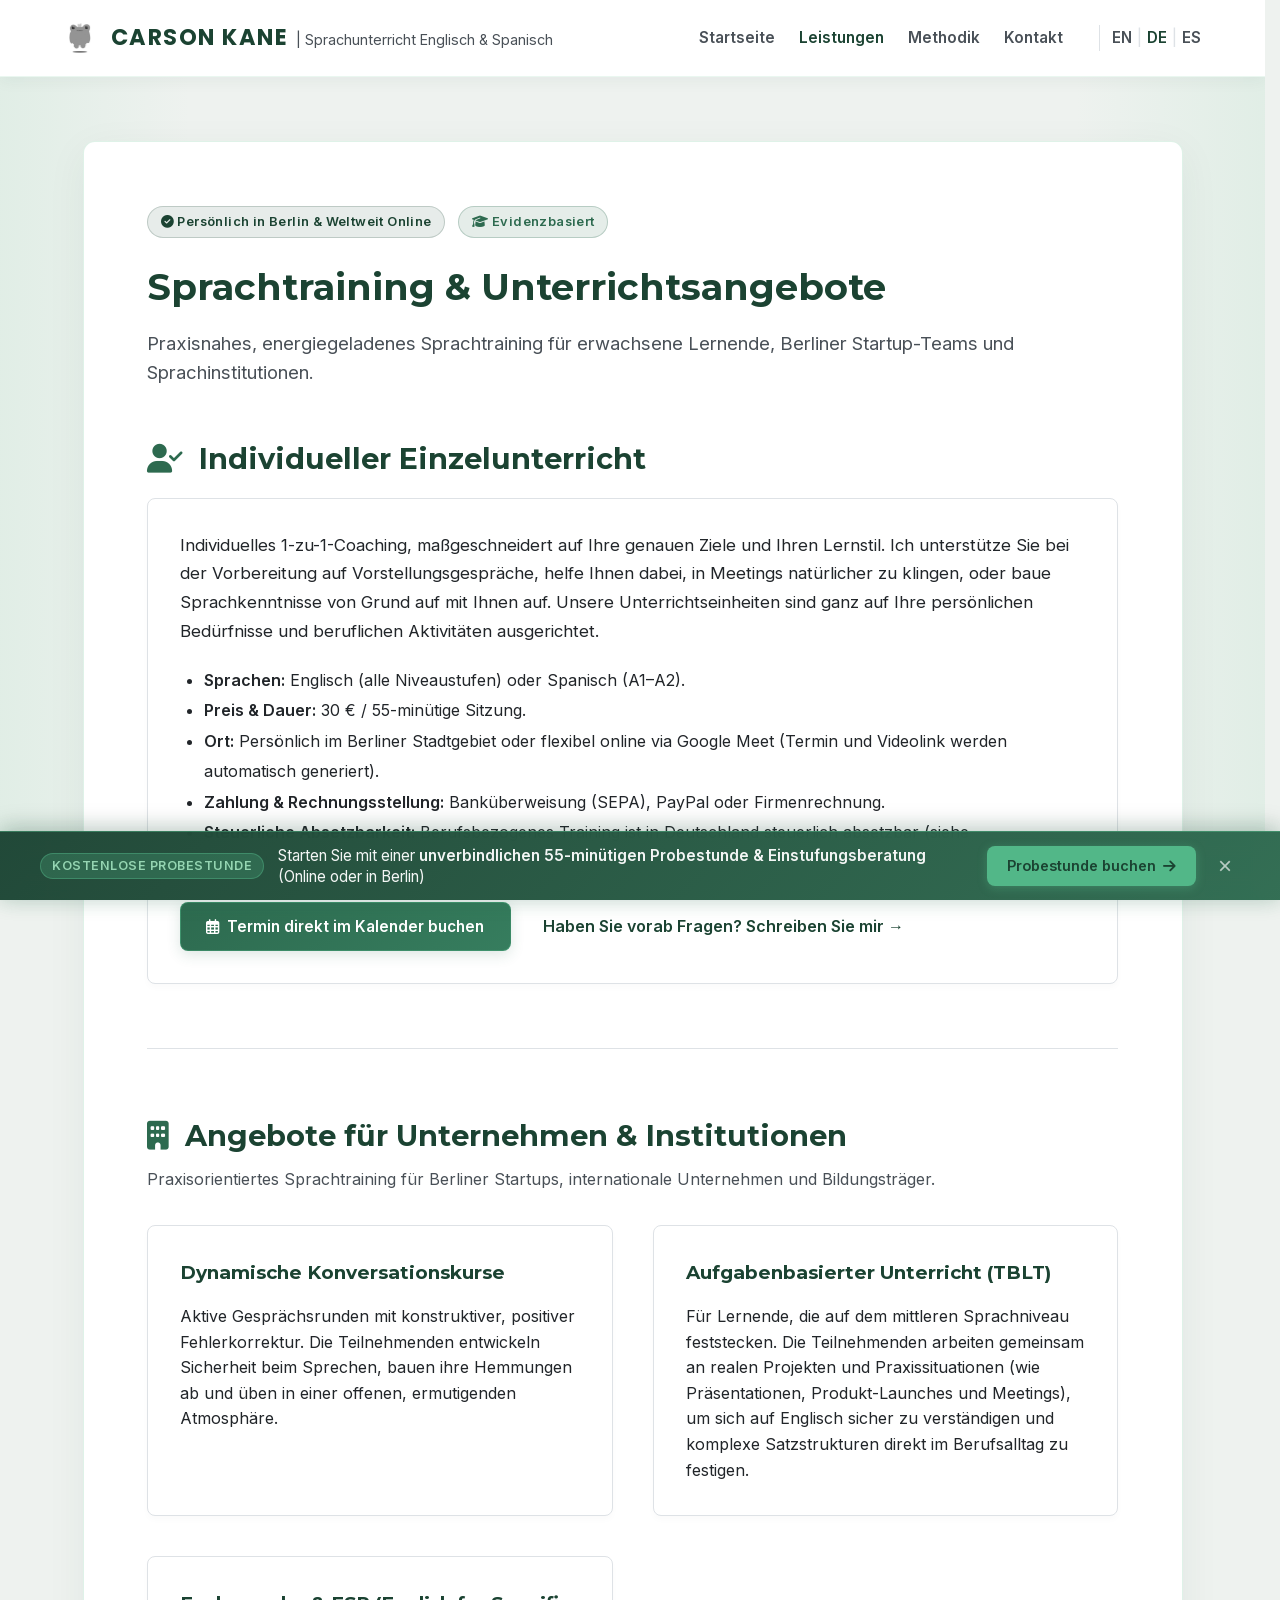
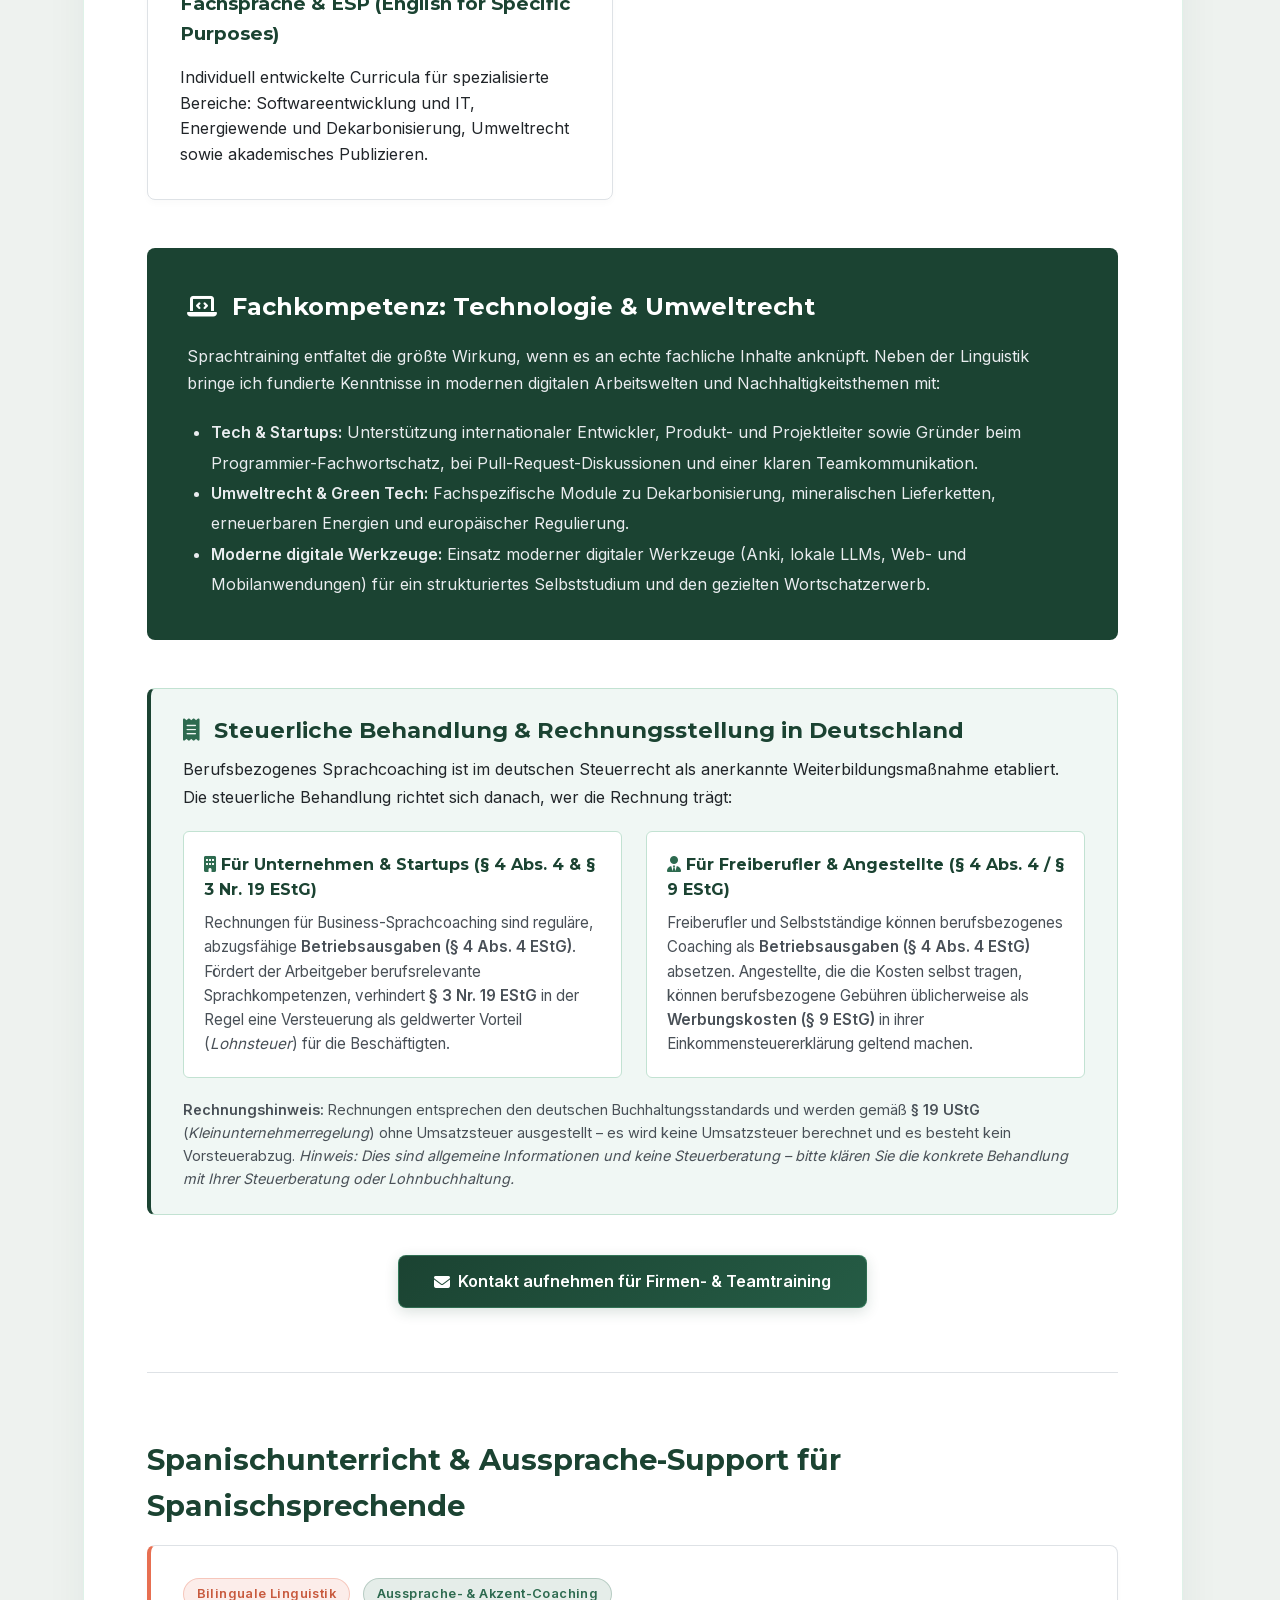
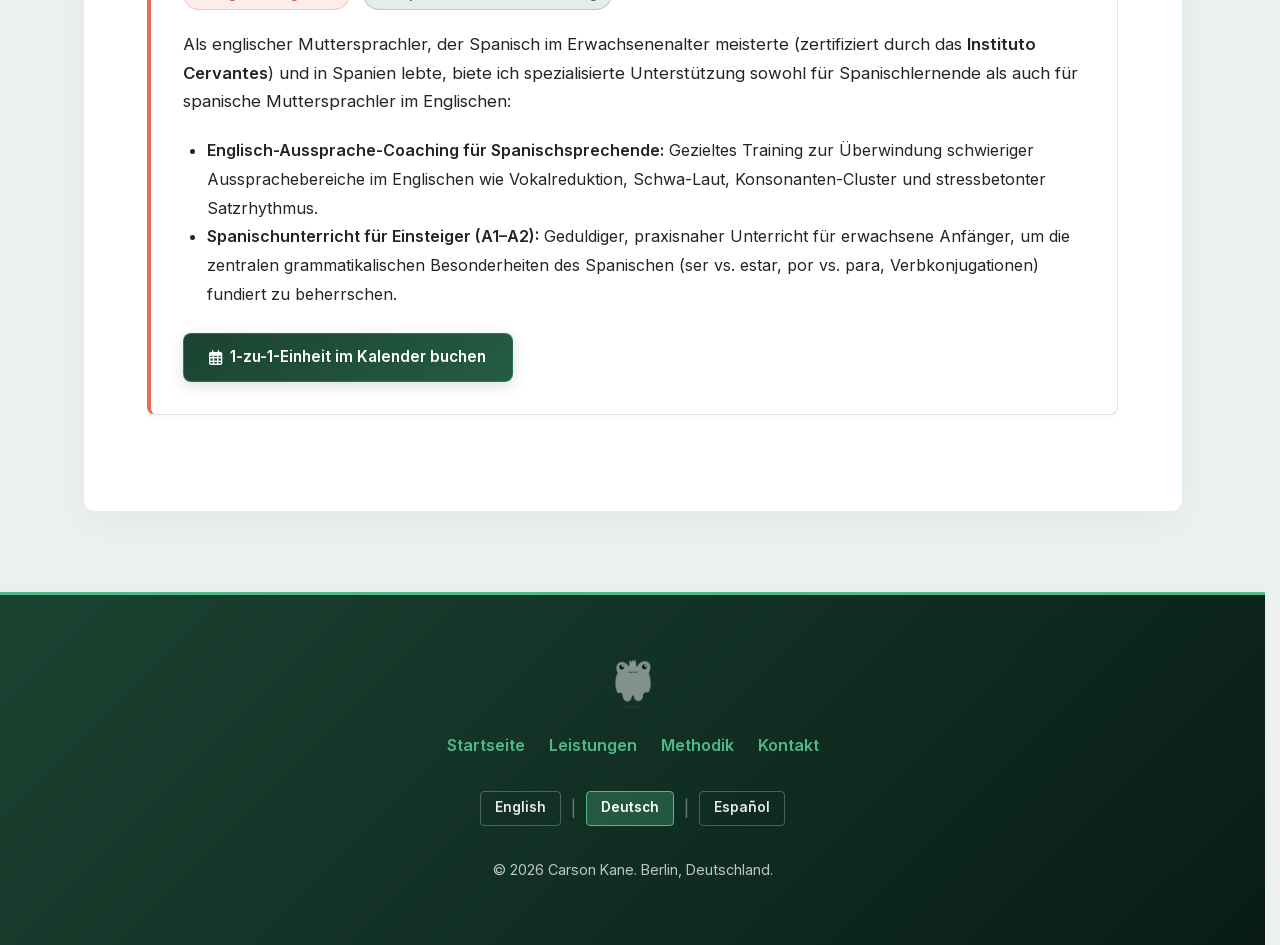
<file: de/hire.html>
<!DOCTYPE html>
<html lang="de">
<head>
    <meta charset="UTF-8">
    <meta name="viewport" content="width=device-width, initial-scale=1.0">
    <title>Leistungen & Sprachtraining | Carson Kane</title>
    <link rel="stylesheet" href="../style.css">
    <link rel="stylesheet" href="../assets/vendor/fontawesome/css/all.min.css">
    <link rel="icon" type="image/png" href="../assets/img/favicon-square.png">
</head>
<body>
    <site-header></site-header>

    <main class="container">
        <header style="margin-bottom: 3rem;">
            <div style="margin-bottom: 0.75rem;">
                <span class="badge badge-primary"><i class="fas fa-check-circle"></i> Persönlich in Berlin & Weltweit Online</span>
                <span class="badge badge-secondary"><i class="fas fa-graduation-cap"></i> Evidenzbasiert</span>
            </div>
            <h1 style="font-size: 2.3rem; margin-bottom: 0.75rem;">Sprachtraining & Unterrichtsangebote</h1>
            <p style="font-size: 1.15rem; color: var(--text-muted); line-height: 1.6;">
                Praxisnahes, energiegeladenes Sprachtraining für erwachsene Lernende, Berliner Startup-Teams und Sprachinstitutionen.
            </p>
        </header>

        <!-- Einzelunterricht -->
        <h2 id="private-tutoring" style="font-size: 1.8rem; margin-bottom: 1rem;"><i class="fas fa-user-check" style="color: var(--accent-secondary); margin-right: 0.5rem;"></i> Individueller Einzelunterricht</h2>
        <div class="card" style="margin-bottom: 3rem;">
            <p style="font-size: 1.05rem; line-height: 1.7; margin-bottom: 1.25rem;">
                Individuelles 1-zu-1-Coaching, maßgeschneidert auf Ihre genauen Ziele und Ihren Lernstil. Ich unterstütze Sie bei der Vorbereitung auf Vorstellungsgespräche, helfe Ihnen dabei, in Meetings natürlicher zu klingen, oder baue Sprachkenntnisse von Grund auf mit Ihnen auf. Unsere Unterrichtseinheiten sind ganz auf Ihre persönlichen Bedürfnisse und beruflichen Aktivitäten ausgerichtet.
            </p>
            <ul style="margin: 0 0 1.5rem 1.5rem; line-height: 1.9;">
                <li><strong>Sprachen:</strong> Englisch (alle Niveaustufen) oder Spanisch (A1–A2).</li>
                <li><strong>Preis & Dauer:</strong> 30 € / 55-minütige Sitzung.</li>
                <li><strong>Ort:</strong> Persönlich im Berliner Stadtgebiet oder flexibel online via Google Meet (Termin und Videolink werden automatisch generiert).</li>
                <li><strong>Zahlung & Rechnungsstellung:</strong> Banküberweisung (SEPA), PayPal oder Firmenrechnung.</li>
                <li><strong>Steuerliche Absetzbarkeit:</strong> Berufsbezogenes Training ist in Deutschland steuerlich absetzbar (siehe Steuerabschnitt unten).</li>
            </ul>
            <div style="display: flex; gap: 1rem; flex-wrap: wrap; align-items: center;">
                <a href="https://calendar.app.google/87SaLKU5ZY3NesAx8" target="_blank" rel="noopener noreferrer" class="btn btn-secondary">
                    <i class="far fa-calendar-alt"></i> Termin direkt im Kalender buchen
                </a>
                <a href="contact.html" class="btn-text-link">
                    Haben Sie vorab Fragen? Schreiben Sie mir &rarr;
                </a>
            </div>
        </div>

        <hr class="section-divider">

        <!-- Corporate & Institutionelle Angebote -->
        <h2 id="corporate-services" style="font-size: 1.8rem; margin-bottom: 0.5rem;"><i class="fas fa-building" style="color: var(--accent-secondary); margin-right: 0.5rem;"></i> Angebote für Unternehmen & Institutionen</h2>
        <p style="color: var(--text-muted); margin-bottom: 2rem;">Praxisorientiertes Sprachtraining für Berliner Startups, internationale Unternehmen und Bildungsträger.</p>
        
        <div class="grid-3-col" style="margin-bottom: 3rem;">
            <div class="card">
                <h3>Dynamische Konversationskurse</h3>
                <p>Aktive Gesprächsrunden mit konstruktiver, positiver Fehlerkorrektur. Die Teilnehmenden entwickeln Sicherheit beim Sprechen, bauen ihre Hemmungen ab und üben in einer offenen, ermutigenden Atmosphäre.</p>
            </div>
            <div class="card">
                <h3>Aufgabenbasierter Unterricht (TBLT)</h3>
                <p>Für Lernende, die auf dem mittleren Sprachniveau feststecken. Die Teilnehmenden arbeiten gemeinsam an realen Projekten und Praxissituationen (wie Präsentationen, Produkt-Launches und Meetings), um sich auf Englisch sicher zu verständigen und komplexe Satzstrukturen direkt im Berufsalltag zu festigen.</p>
            </div>
            <div class="card">
                <h3>Fachsprache & ESP (English for Specific Purposes)</h3>
                <p>Individuell entwickelte Curricula für spezialisierte Bereiche: Softwareentwicklung und IT, Energiewende und Dekarbonisierung, Umweltrecht sowie akademisches Publizieren.</p>
            </div>
        </div>

        <!-- Branchenkompetenz Banner -->
        <section style="background: var(--accent-primary); color: white; padding: 2.5rem; border-radius: 8px; margin-bottom: 3rem;">
            <h2 style="color: white; margin-bottom: 1rem;"><i class="fas fa-laptop-code" style="margin-right: 0.5rem;"></i> Fachkompetenz: Technologie & Umweltrecht</h2>
            <p style="margin-bottom: 1.25rem; color: #e9ecef; line-height: 1.7;">
                Sprachtraining entfaltet die größte Wirkung, wenn es an echte fachliche Inhalte anknüpft. Neben der Linguistik bringe ich fundierte Kenntnisse in modernen digitalen Arbeitswelten und Nachhaltigkeitsthemen mit:
            </p>
            <ul style="margin-left: 1.5rem; color: #e9ecef; line-height: 1.9;">
                <li><strong>Tech & Startups:</strong> Unterstützung internationaler Entwickler, Produkt- und Projektleiter sowie Gründer beim Programmier-Fachwortschatz, bei Pull-Request-Diskussionen und einer klaren Teamkommunikation.</li>
                <li><strong>Umweltrecht & Green Tech:</strong> Fachspezifische Module zu Dekarbonisierung, mineralischen Lieferketten, erneuerbaren Energien und europäischer Regulierung.</li>
                <li><strong>Moderne digitale Werkzeuge:</strong> Einsatz moderner digitaler Werkzeuge (Anki, lokale LLMs, Web- und Mobilanwendungen) für ein strukturiertes Selbststudium und den gezielten Wortschatzerwerb.</li>
            </ul>
        </section>

        <!-- Steuerliche Behandlung & Rechnungsstellung -->
        <div id="tax-advantages" class="tax-box" style="margin-bottom: 2.5rem;">
            <h3 style="color: var(--accent-primary); font-size: 1.4rem;">
                <i class="fas fa-receipt" style="color: var(--accent-secondary); margin-right: 0.5rem;"></i>
                Steuerliche Behandlung & Rechnungsstellung in Deutschland
            </h3>
            <p style="color: var(--text-main); line-height: 1.7; margin-bottom: 1rem;">
                Berufsbezogenes Sprachcoaching ist im deutschen Steuerrecht als anerkannte Weiterbildungsmaßnahme etabliert. Die steuerliche Behandlung richtet sich danach, wer die Rechnung trägt:
            </p>
            <div style="display: grid; grid-template-columns: repeat(auto-fit, minmax(280px, 1fr)); gap: 1.5rem; margin-top: 1.25rem;">
                <div style="background: #ffffff; padding: 1.25rem; border-radius: 6px; border: 1px solid #c2e2d2;">
                    <h4 style="color: var(--accent-primary); margin-bottom: 0.5rem;">
                        <i class="fas fa-building" style="color: var(--accent-secondary);"></i> Für Unternehmen & Startups (§ 4 Abs. 4 & § 3 Nr. 19 EStG)
                    </h4>
                    <p style="font-size: 0.95rem; line-height: 1.6; color: var(--text-muted);">
                        Rechnungen für Business-Sprachcoaching sind reguläre, abzugsfähige <strong>Betriebsausgaben (§ 4 Abs. 4 EStG)</strong>. Fördert der Arbeitgeber berufsrelevante Sprachkompetenzen, verhindert <strong>§ 3 Nr. 19 EStG</strong> in der Regel eine Versteuerung als geldwerter Vorteil (<em>Lohnsteuer</em>) für die Beschäftigten.
                    </p>
                </div>
                <div style="background: #ffffff; padding: 1.25rem; border-radius: 6px; border: 1px solid #c2e2d2;">
                    <h4 style="color: var(--accent-primary); margin-bottom: 0.5rem;">
                        <i class="fas fa-user-tie" style="color: var(--accent-secondary);"></i> Für Freiberufler & Angestellte (§ 4 Abs. 4 / § 9 EStG)
                    </h4>
                    <p style="font-size: 0.95rem; line-height: 1.6; color: var(--text-muted);">
                        Freiberufler und Selbstständige können berufsbezogenes Coaching als <strong>Betriebsausgaben (§ 4 Abs. 4 EStG)</strong> absetzen. Angestellte, die die Kosten selbst tragen, können berufsbezogene Gebühren üblicherweise als <strong>Werbungskosten (§ 9 EStG)</strong> in ihrer Einkommensteuererklärung geltend machen.
                    </p>
                </div>
            </div>
            <p style="font-size: 0.9rem; color: var(--text-muted); margin-top: 1.25rem; line-height: 1.6;">
                <strong>Rechnungshinweis:</strong> Rechnungen entsprechen den deutschen Buchhaltungsstandards und werden gemäß <strong>§ 19 UStG</strong> (<em>Kleinunternehmerregelung</em>) ohne Umsatzsteuer ausgestellt – es wird keine Umsatzsteuer berechnet und es besteht kein Vorsteuerabzug. <em>Hinweis: Dies sind allgemeine Informationen und keine Steuerberatung – bitte klären Sie die konkrete Behandlung mit Ihrer Steuerberatung oder Lohnbuchhaltung.</em>
            </p>
        </div>

        <!-- Button zum Kontaktbereich nach dem Geschäftsbereich -->
        <div style="text-align: center; margin: 2.5rem 0 3.5rem 0;">
            <a href="contact.html" class="btn btn-primary btn-lg">
                <i class="fas fa-envelope"></i> Kontakt aufnehmen für Firmen- & Teamtraining
            </a>
        </div>

        <hr class="section-divider">

        <!-- Spanischunterricht & Support für Spanischsprechende Section -->
        <h2 id="spanish-support" style="font-size: 1.8rem; margin-bottom: 1rem;">Spanischunterricht & Aussprache-Support für Spanischsprechende</h2>
        <div id="spanish-teaching" class="card" style="margin-bottom: 2rem; border-left: 4px solid #e76f51;">
            <div style="margin-bottom: 0.75rem;">
                <span class="badge" style="background: rgba(231, 111, 81, 0.12); color: #c85a3e; border: 1px solid rgba(231, 111, 81, 0.3);">Bilinguale Linguistik</span>
                <span class="badge badge-secondary">Aussprache- & Akzent-Coaching</span>
            </div>
            <p style="font-size: 1.05rem; line-height: 1.7; margin-bottom: 1.25rem;">
                Als englischer Muttersprachler, der Spanisch im Erwachsenenalter meisterte (zertifiziert durch das <strong>Instituto Cervantes</strong>) und in Spanien lebte, biete ich spezialisierte Unterstützung sowohl für Spanischlernende als auch für spanische Muttersprachler im Englischen:
            </p>
            <ul style="margin: 0 0 1.5rem 1.5rem; line-height: 1.8;">
                <li><strong>Englisch-Aussprache-Coaching für Spanischsprechende:</strong> Gezieltes Training zur Überwindung schwieriger Aussprachebereiche im Englischen wie Vokalreduktion, Schwa-Laut, Konsonanten-Cluster und stressbetonter Satzrhythmus.</li>
                <li><strong>Spanischunterricht für Einsteiger (A1–A2):</strong> Geduldiger, praxisnaher Unterricht für erwachsene Anfänger, um die zentralen grammatikalischen Besonderheiten des Spanischen (ser vs. estar, por vs. para, Verbkonjugationen) fundiert zu beherrschen.</li>
            </ul>
            <a href="https://calendar.app.google/87SaLKU5ZY3NesAx8" target="_blank" rel="noopener noreferrer" class="btn btn-primary">
                <i class="far fa-calendar-alt"></i> 1-zu-1-Einheit im Kalender buchen
            </a>
        </div>

    </main>

    <site-footer></site-footer>
    <script src="../components-de.js"></script>
</body>
</html>
</file>
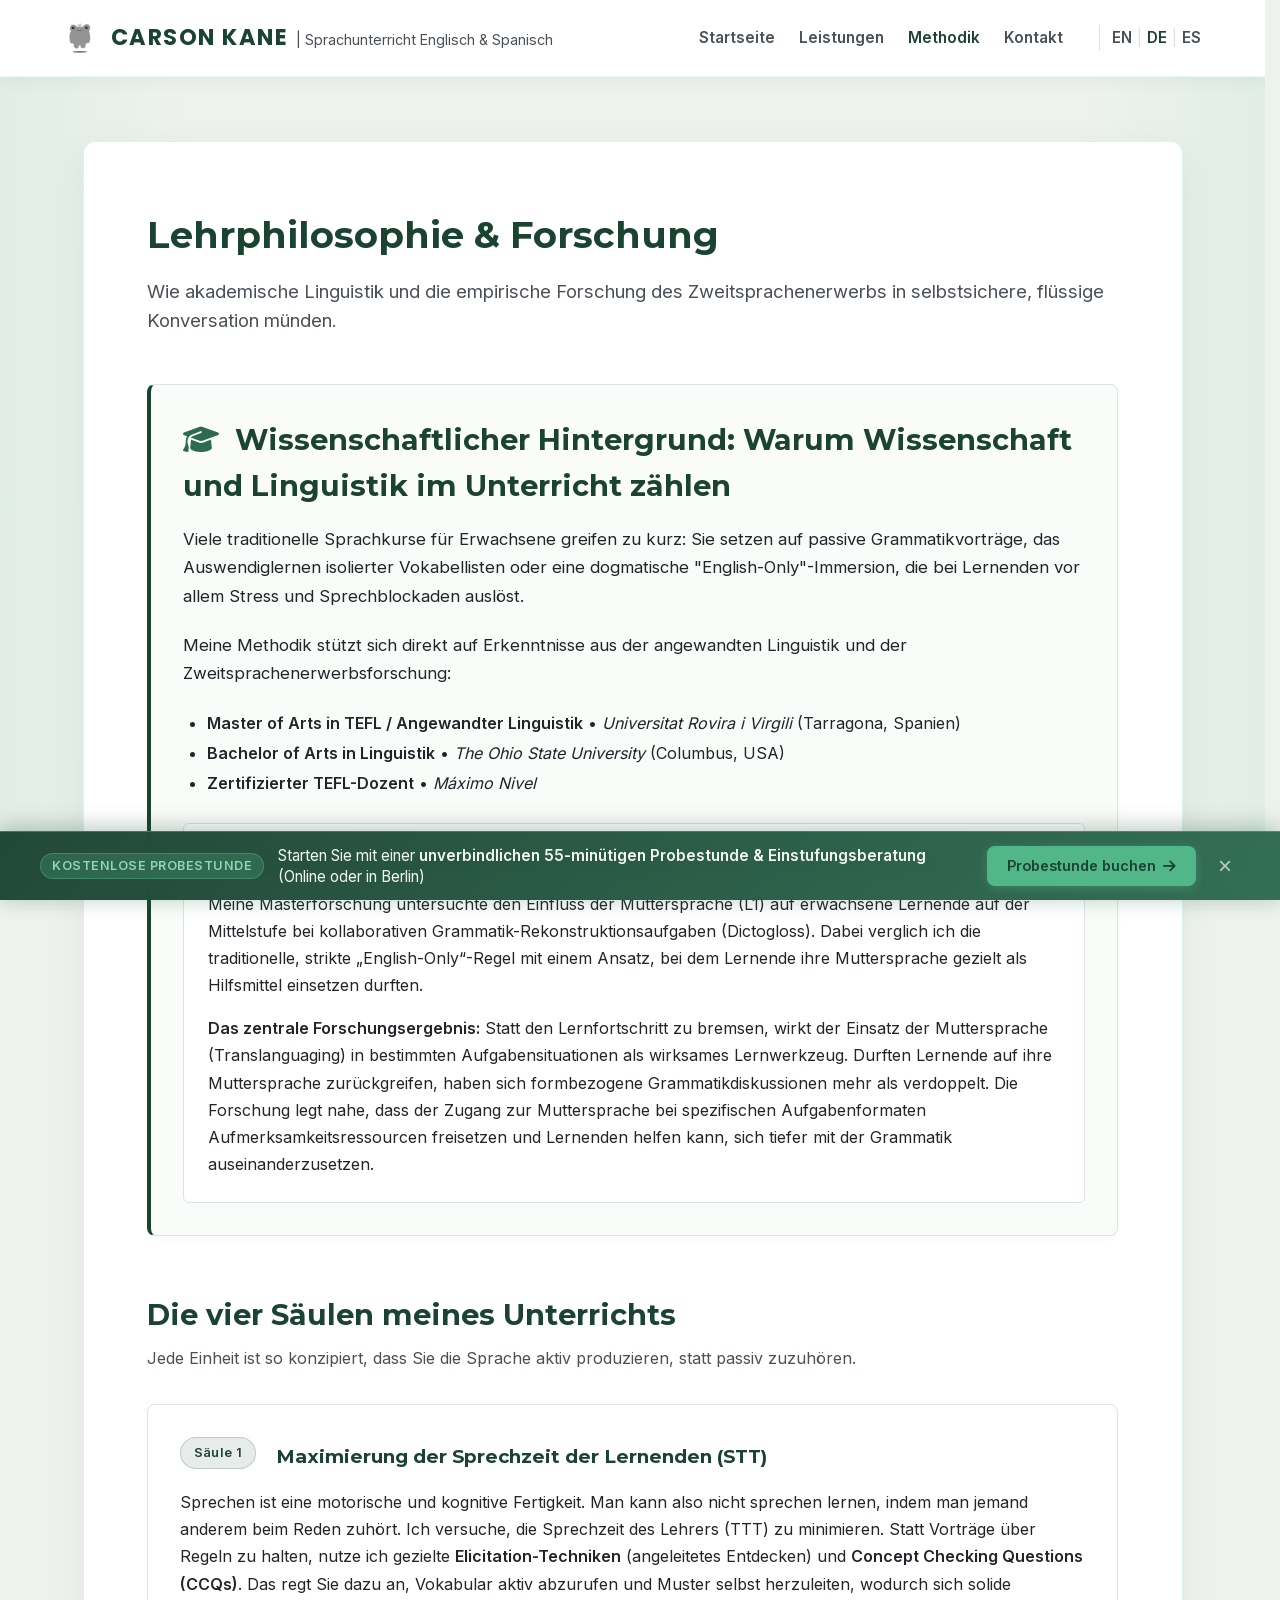
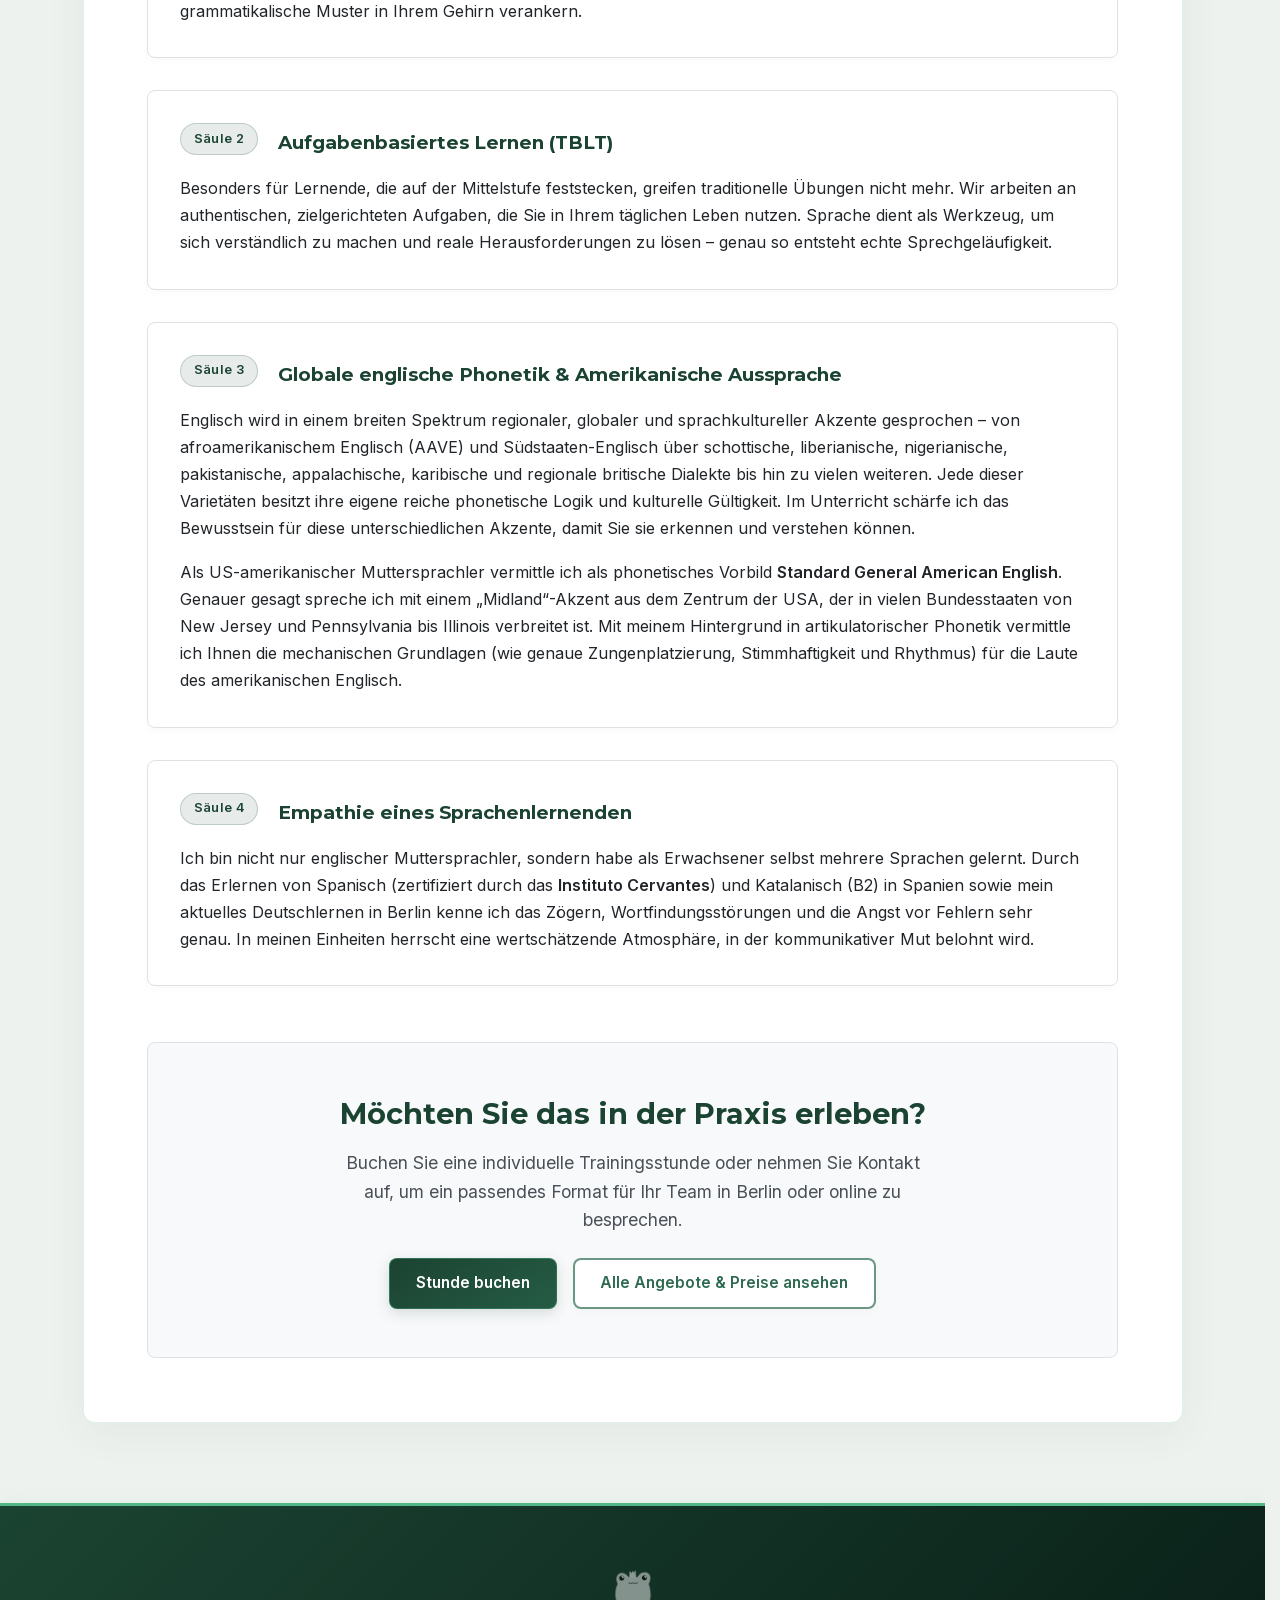
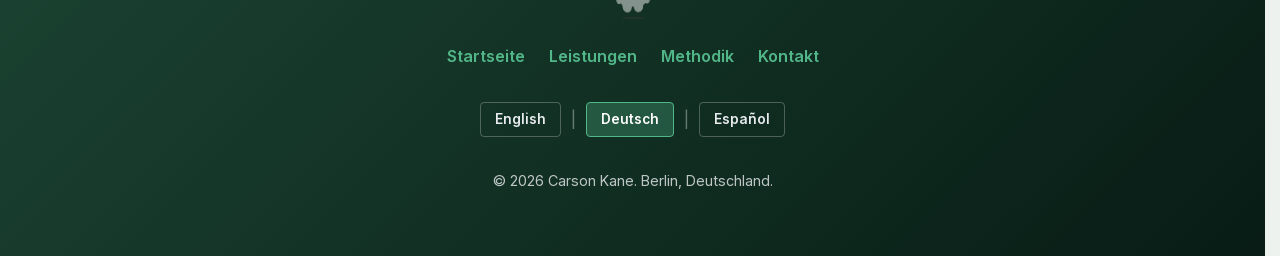
<file: de/methodology.html>
<!DOCTYPE html>
<html lang="de">
<head>
    <meta charset="UTF-8">
    <meta name="viewport" content="width=device-width, initial-scale=1.0">
    <title>Methodik & Forschung | Carson Kane</title>
    <link rel="stylesheet" href="../style.css">
    <link rel="stylesheet" href="../assets/vendor/fontawesome/css/all.min.css">
    <link rel="icon" type="image/png" href="../assets/img/favicon-square.png">
</head>
<body>
    <site-header></site-header>

    <main class="container">
        <header style="margin-bottom: 3rem;">
            <h1 style="font-size: 2.3rem; margin-bottom: 0.75rem;">Lehrphilosophie & Forschung</h1>
            <p style="font-size: 1.15rem; color: var(--text-muted); line-height: 1.6;">
                Wie akademische Linguistik und die empirische Forschung des Zweitsprachenerwerbs in selbstsichere, flüssige Konversation münden.
            </p>
        </header>

        <!-- Akademischer & wissenschaftlicher Hintergrund -->
        <section class="card" style="border-left: 4px solid var(--accent-primary); margin-bottom: 3.5rem; background: #fafcfa;">
            <h2 style="font-size: 1.8rem; margin-bottom: 1rem;"><i class="fas fa-graduation-cap" style="color: var(--accent-secondary); margin-right: 0.5rem;"></i> Wissenschaftlicher Hintergrund: Warum Wissenschaft und Linguistik im Unterricht zählen</h2>
            <p style="font-size: 1.05rem; line-height: 1.7; margin-bottom: 1.25rem;">
                Viele traditionelle Sprachkurse für Erwachsene greifen zu kurz: Sie setzen auf passive Grammatikvorträge, das Auswendiglernen isolierter Vokabellisten oder eine dogmatische "English-Only"-Immersion, die bei Lernenden vor allem Stress und Sprechblockaden auslöst.
            </p>
            <p style="font-size: 1.05rem; line-height: 1.7; margin-bottom: 1.25rem;">
                Meine Methodik stützt sich direkt auf Erkenntnisse aus der angewandten Linguistik und der Zweitsprachenerwerbsforschung:
            </p>
            <ul style="margin: 0 0 1.5rem 1.5rem; line-height: 1.9;">
                <li><strong>Master of Arts in TEFL / Angewandter Linguistik</strong> &bull; <em>Universitat Rovira i Virgili</em> (Tarragona, Spanien)</li>
                <li><strong>Bachelor of Arts in Linguistik</strong> &bull; <em>The Ohio State University</em> (Columbus, USA)</li>
                <li><strong>Zertifizierter TEFL-Dozent</strong> &bull; <em>Máximo Nivel</em></li>
            </ul>

            <div style="background: #ffffff; padding: 1.5rem; border-radius: 6px; border: 1px solid var(--border-subtle); margin-top: 1rem;">
                <h3 style="color: var(--accent-primary); margin-bottom: 0.75rem; font-size: 1.2rem;">
                    <i class="fas fa-microscope" style="color: var(--accent-secondary); margin-right: 0.5rem;"></i> Masterarbeit: Der Einfluss der L1-Verfügbarkeit auf den Spracherwerb
                </h3>
                <p style="line-height: 1.7; color: var(--text-main); margin-bottom: 1rem;">
                    Meine Masterforschung untersuchte den Einfluss der Muttersprache (L1) auf erwachsene Lernende auf der Mittelstufe bei kollaborativen Grammatik-Rekonstruktionsaufgaben (Dictogloss). Dabei verglich ich die traditionelle, strikte „English-Only“-Regel mit einem Ansatz, bei dem Lernende ihre Muttersprache gezielt als Hilfsmittel einsetzen durften.
                </p>
                <p style="line-height: 1.7; color: var(--text-main);">
                    <strong>Das zentrale Forschungsergebnis:</strong> Statt den Lernfortschritt zu bremsen, wirkt der Einsatz der Muttersprache (Translanguaging) in bestimmten Aufgabensituationen als wirksames Lernwerkzeug. Durften Lernende auf ihre Muttersprache zurückgreifen, haben sich formbezogene Grammatikdiskussionen mehr als verdoppelt. Die Forschung legt nahe, dass der Zugang zur Muttersprache bei spezifischen Aufgabenformaten Aufmerksamkeitsressourcen freisetzen und Lernenden helfen kann, sich tiefer mit der Grammatik auseinanderzusetzen.
                </p>
            </div>
        </section>

        <!-- Die vier Säulen -->
        <h2 style="font-size: 1.8rem; margin-bottom: 0.5rem;">Die vier Säulen meines Unterrichts</h2>
        <p style="color: var(--text-muted); margin-bottom: 2rem;">Jede Einheit ist so konzipiert, dass Sie die Sprache aktiv produzieren, statt passiv zuzuhören.</p>

        <div class="card" style="margin-bottom: 2rem;">
            <div style="display: flex; align-items: center; gap: 0.75rem; margin-bottom: 0.75rem;">
                <span class="badge badge-primary">Säule 1</span>
                <h3 style="margin: 0; color: var(--accent-primary);">Maximierung der Sprechzeit der Lernenden (STT)</h3>
            </div>
            <p style="line-height: 1.7;">
                Sprechen ist eine motorische und kognitive Fertigkeit. Man kann also nicht sprechen lernen, indem man jemand anderem beim Reden zuhört. Ich versuche, die Sprechzeit des Lehrers (TTT) zu minimieren. Statt Vorträge über Regeln zu halten, nutze ich gezielte <strong>Elicitation-Techniken</strong> (angeleitetes Entdecken) und <strong>Concept Checking Questions (CCQs)</strong>. Das regt Sie dazu an, Vokabular aktiv abzurufen und Muster selbst herzuleiten, wodurch sich solide grammatikalische Muster in Ihrem Gehirn verankern.
            </p>
        </div>

        <div class="card" style="margin-bottom: 2rem;">
            <div style="display: flex; align-items: center; gap: 0.75rem; margin-bottom: 0.75rem;">
                <span class="badge badge-primary">Säule 2</span>
                <h3 style="margin: 0; color: var(--accent-primary);">Aufgabenbasiertes Lernen (TBLT)</h3>
            </div>
            <p style="line-height: 1.7;">
                Besonders für Lernende, die auf der Mittelstufe feststecken, greifen traditionelle Übungen nicht mehr. Wir arbeiten an authentischen, zielgerichteten Aufgaben, die Sie in Ihrem täglichen Leben nutzen. Sprache dient als Werkzeug, um sich verständlich zu machen und reale Herausforderungen zu lösen – genau so entsteht echte Sprechgeläufigkeit.
            </p>
        </div>

        <div class="card" style="margin-bottom: 2rem;">
            <div style="display: flex; align-items: center; gap: 0.75rem; margin-bottom: 0.75rem;">
                <span class="badge badge-primary">Säule 3</span>
                <h3 style="margin: 0; color: var(--accent-primary);">Globale englische Phonetik & Amerikanische Aussprache</h3>
            </div>
            <p style="line-height: 1.7; margin-bottom: 1rem;">
                Englisch wird in einem breiten Spektrum regionaler, globaler und sprachkultureller Akzente gesprochen – von afroamerikanischem Englisch (AAVE) und Südstaaten-Englisch über schottische, liberianische, nigerianische, pakistanische, appalachische, karibische und regionale britische Dialekte bis hin zu vielen weiteren. Jede dieser Varietäten besitzt ihre eigene reiche phonetische Logik und kulturelle Gültigkeit. Im Unterricht schärfe ich das Bewusstsein für diese unterschiedlichen Akzente, damit Sie sie erkennen und verstehen können.
            </p>
            <p style="line-height: 1.7;">
                Als US-amerikanischer Muttersprachler vermittle ich als phonetisches Vorbild <strong>Standard General American English</strong>. Genauer gesagt spreche ich mit einem „Midland“-Akzent aus dem Zentrum der USA, der in vielen Bundesstaaten von New Jersey und Pennsylvania bis Illinois verbreitet ist. Mit meinem Hintergrund in artikulatorischer Phonetik vermittle ich Ihnen die mechanischen Grundlagen (wie genaue Zungenplatzierung, Stimmhaftigkeit und Rhythmus) für die Laute des amerikanischen Englisch.
            </p>
        </div>

        <div class="card" style="margin-bottom: 3.5rem;">
            <div style="display: flex; align-items: center; gap: 0.75rem; margin-bottom: 0.75rem;">
                <span class="badge badge-primary">Säule 4</span>
                <h3 style="margin: 0; color: var(--accent-primary);">Empathie eines Sprachenlernenden</h3>
            </div>
            <p style="line-height: 1.7;">
                Ich bin nicht nur englischer Muttersprachler, sondern habe als Erwachsener selbst mehrere Sprachen gelernt. Durch das Erlernen von Spanisch (zertifiziert durch das <strong>Instituto Cervantes</strong>) und Katalanisch (B2) in Spanien sowie mein aktuelles Deutschlernen in Berlin kenne ich das Zögern, Wortfindungsstörungen und die Angst vor Fehlern sehr genau. In meinen Einheiten herrscht eine wertschätzende Atmosphäre, in der kommunikativer Mut belohnt wird.
            </p>
        </div>

        <!-- Call to Action -->
        <section style="text-align: center; background: var(--bg-canvas); padding: 3rem 2rem; border-radius: 8px; border: 1px solid var(--border-subtle);">
            <h2 style="font-size: 1.8rem; margin-bottom: 0.75rem;">Möchten Sie das in der Praxis erleben?</h2>
            <p style="font-size: 1.1rem; color: var(--text-muted); max-width: 600px; margin: 0 auto 1.5rem auto;">
                Buchen Sie eine individuelle Trainingsstunde oder nehmen Sie Kontakt auf, um ein passendes Format für Ihr Team in Berlin oder online zu besprechen.
            </p>
            <div style="display: flex; gap: 1rem; justify-content: center; flex-wrap: wrap;">
                <a href="hire.html#private-tutoring" class="btn btn-primary">
                    Stunde buchen
                </a>
                <a href="hire.html" class="btn btn-outline">
                    Alle Angebote & Preise ansehen
                </a>
            </div>
        </section>

    </main>

    <site-footer></site-footer>
    <script src="../components-de.js"></script>
</body>
</html>
</file>
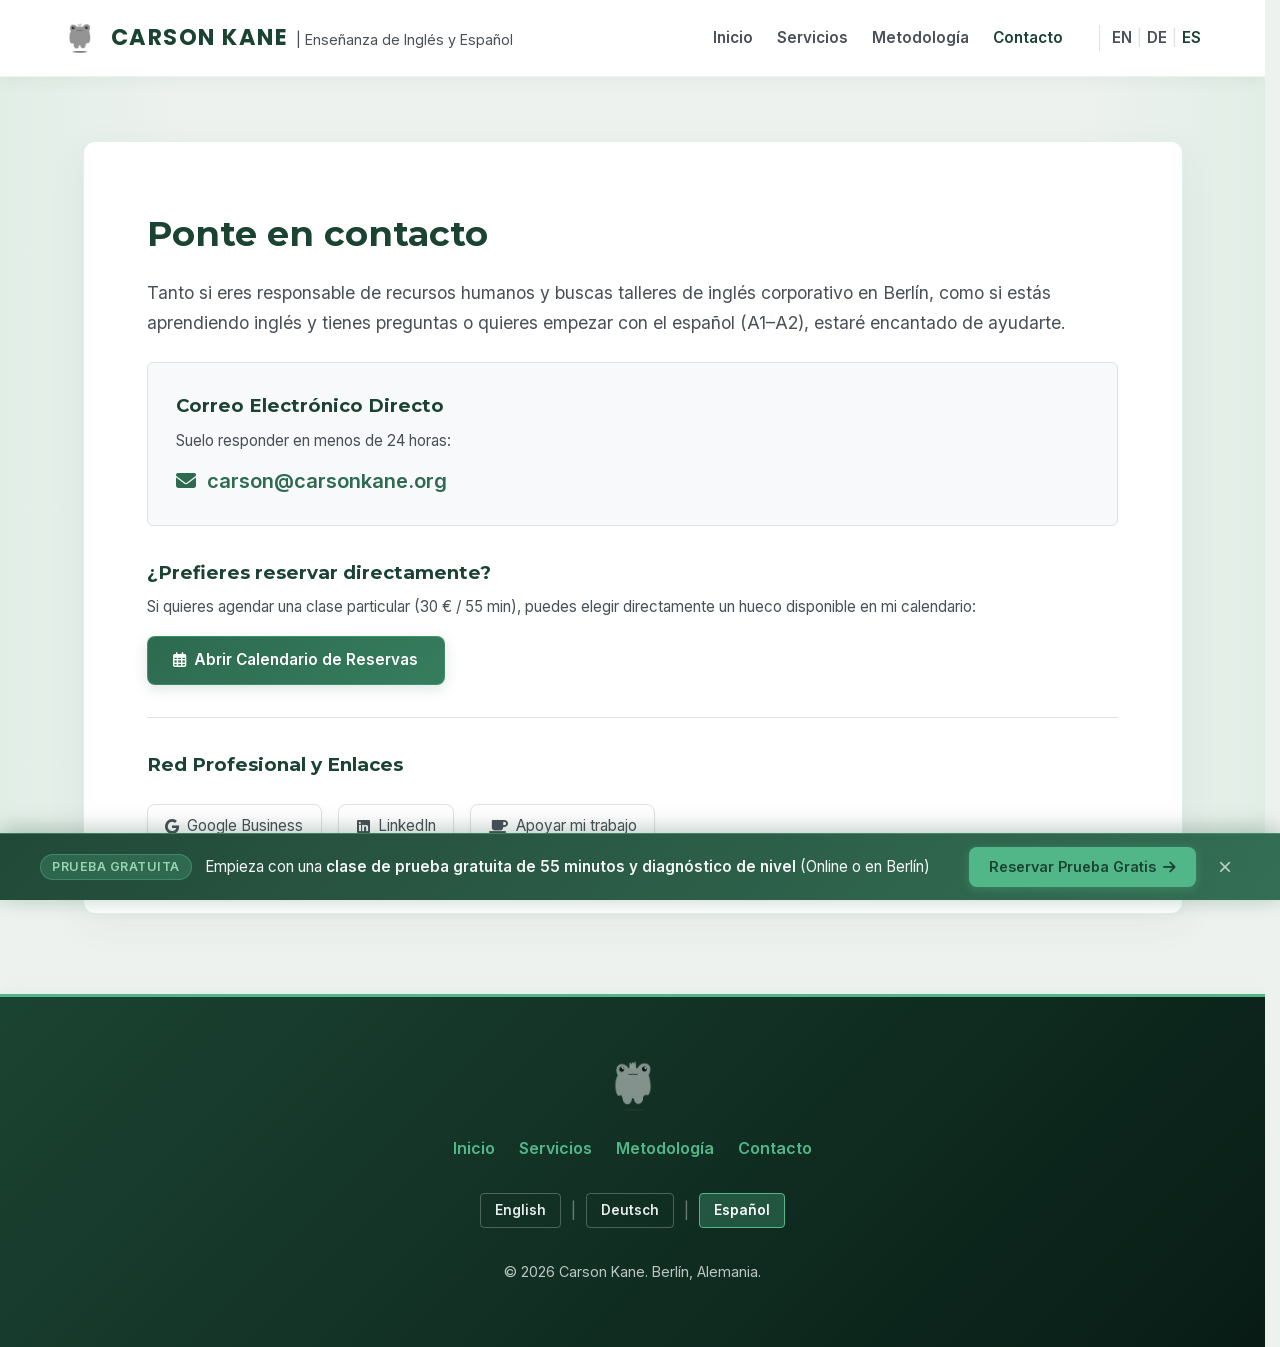
<file: es/contact.html>
<!DOCTYPE html>
<html lang="es">
<head>
    <meta charset="UTF-8">
    <meta name="viewport" content="width=device-width, initial-scale=1.0">
    <title>Contacto | Carson Kane</title>
    <link rel="stylesheet" href="../style.css">
    <link rel="icon" href="../assets/img/favicon-square.png" type="image/png">
    <link rel="stylesheet" href="../assets/vendor/fontawesome/css/all.min.css">
</head>
<body>
    <site-header></site-header>

    <main class="container">
        <section>
            <h1 style="font-size: 2.2rem; margin-bottom: 1rem;">Ponte en contacto</h1>
            <p style="margin-bottom: 1.5rem; font-size: 1.1rem; line-height: 1.7; color: var(--text-muted);">
                Tanto si eres responsable de recursos humanos y buscas talleres de inglés corporativo en Berlín, como si estás aprendiendo inglés y tienes preguntas o quieres empezar con el español (A1–A2), estaré encantado de ayudarte.
            </p>

            <div style="background: var(--bg-canvas); padding: 1.75rem; border-radius: 6px; border: 1px solid var(--border-subtle); margin-bottom: 2rem;">
                <h3 style="margin-bottom: 0.5rem; font-size: 1.15rem; color: var(--accent-primary);">Correo Electrónico Directo</h3>
                <p style="font-size: 0.95rem; color: var(--text-muted); margin-bottom: 0.75rem;">Suelo responder en menos de 24 horas:</p>
                <a href="mailto:carson@carsonkane.org" style="font-size: 1.25rem; font-weight: 700; color: var(--accent-secondary); display: inline-block;">
                    <i class="fas fa-envelope" style="margin-right: 0.4rem;"></i> carson@carsonkane.org
                </a>
            </div>

            <div style="margin-bottom: 2rem;">
                <h3 style="margin-bottom: 0.5rem; font-size: 1.15rem; color: var(--accent-primary);">¿Prefieres reservar directamente?</h3>
                <p style="font-size: 0.95rem; color: var(--text-muted); margin-bottom: 1rem;">
                    Si quieres agendar una clase particular (30 € / 55 min), puedes elegir directamente un hueco disponible en mi calendario:
                </p>
                <a href="https://calendar.app.google/87SaLKU5ZY3NesAx8" target="_blank" rel="noopener noreferrer" class="btn btn-secondary">
                    <i class="far fa-calendar-alt"></i> Abrir Calendario de Reservas
                </a>
            </div>

            <hr class="section-divider" style="margin: 2rem 0;">

            <h3>Red Profesional y Enlaces</h3>
            <div class="social-grid">
                <a href="https://share.google/neJVtVvo83iDkAITB" target="_blank" rel="noopener noreferrer" class="social-link">
                    <i class="fab fa-google"></i> Google Business
                </a>
                <a href="https://www.linkedin.com/in/carson-kane-a1525b186/" target="_blank" rel="noopener noreferrer" class="social-link">
                    <i class="fab fa-linkedin"></i> LinkedIn
                </a>
                <a href="https://buymeacoffee.com/carc1n" target="_blank" rel="noopener noreferrer" class="social-link">
                    <i class="fas fa-coffee"></i> Apoyar mi trabajo
                </a>
            </div>
        </section>
    </main>

    <site-footer></site-footer>
    <script src="../components-es.js"></script>
</body>
</html>
</file>
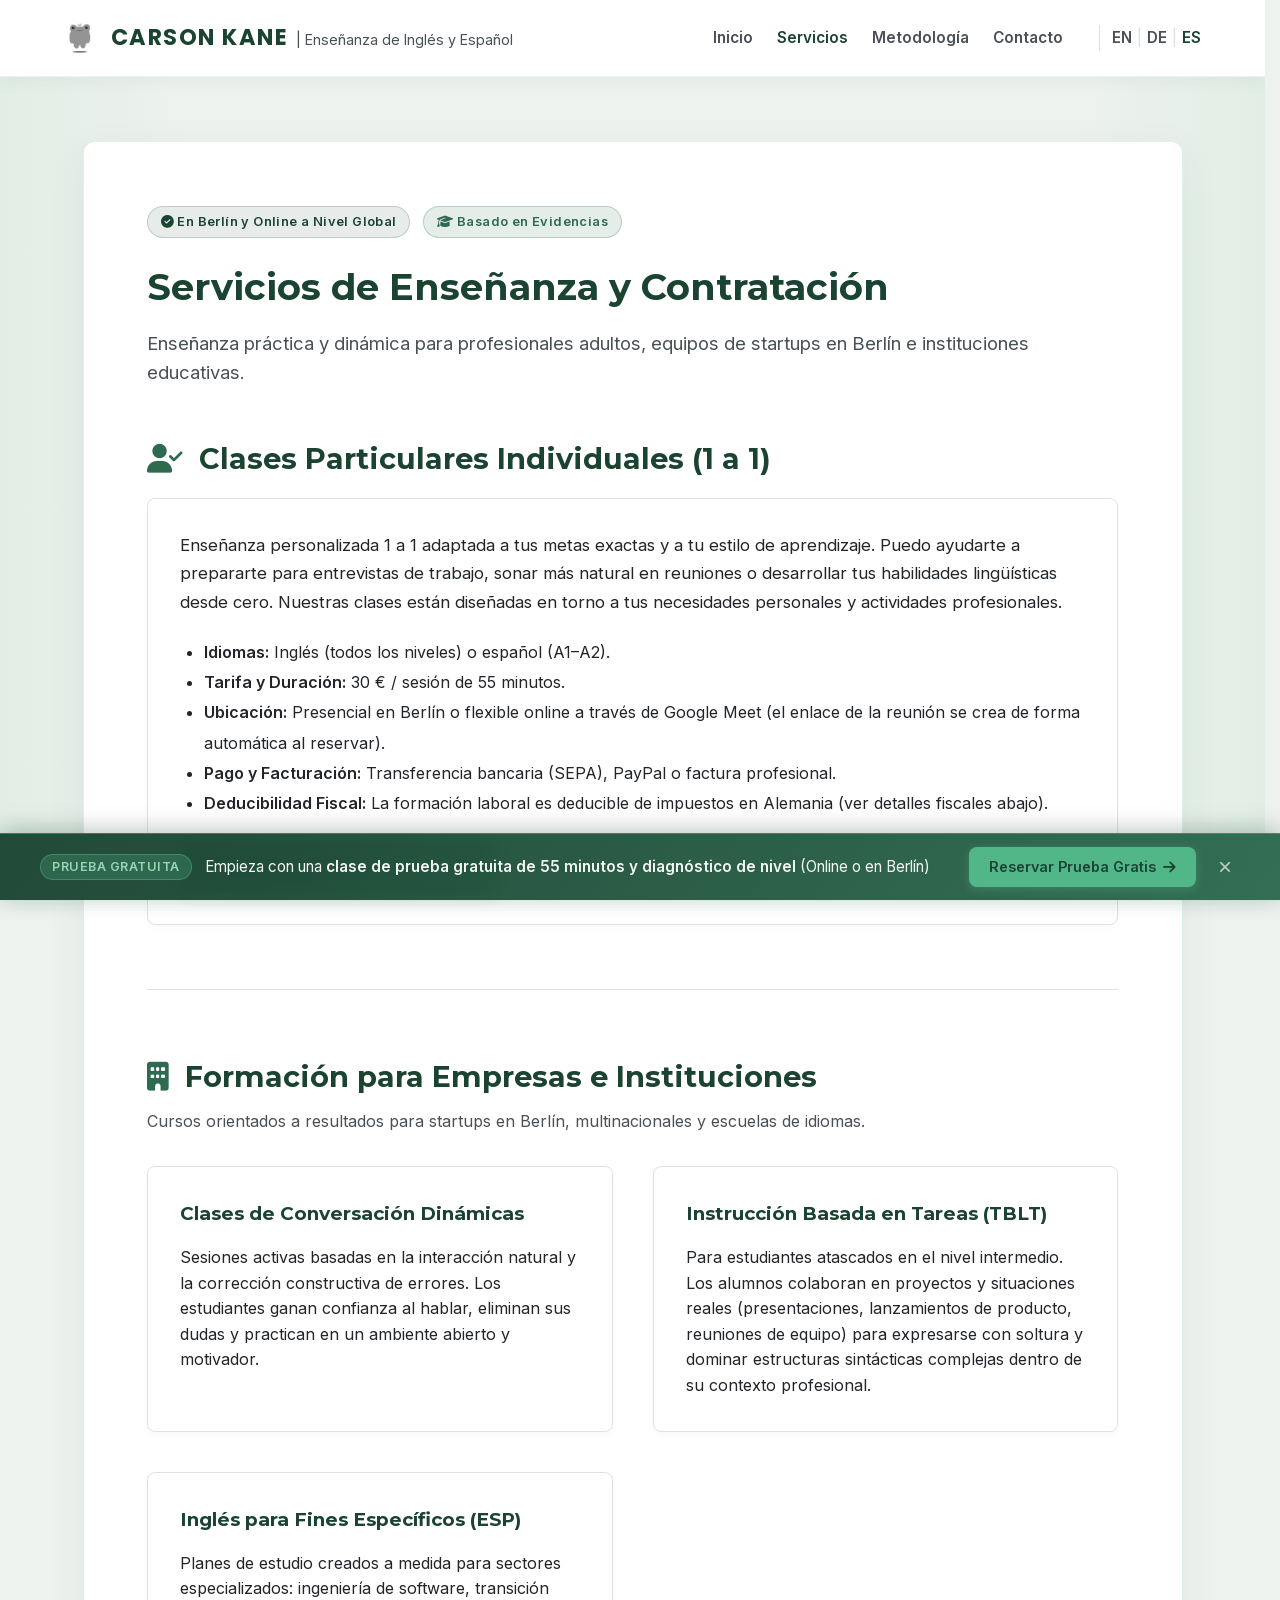
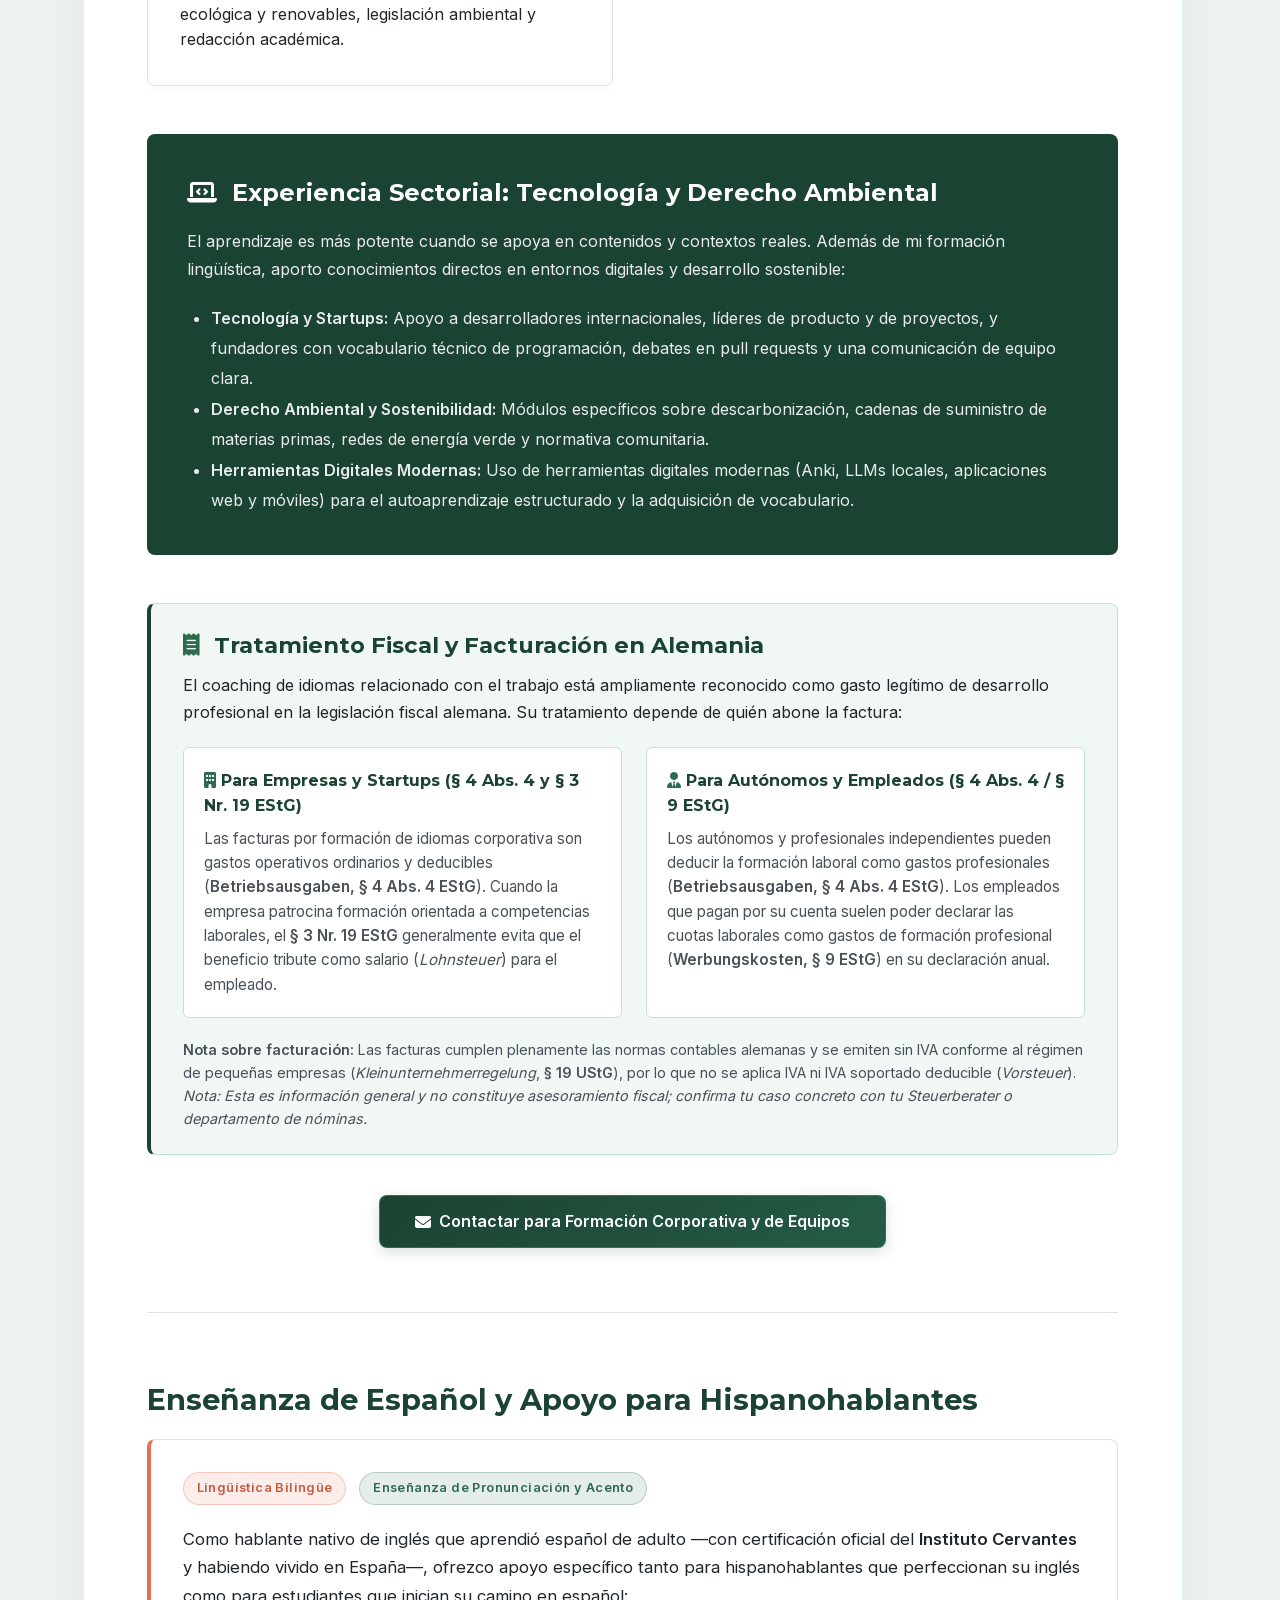
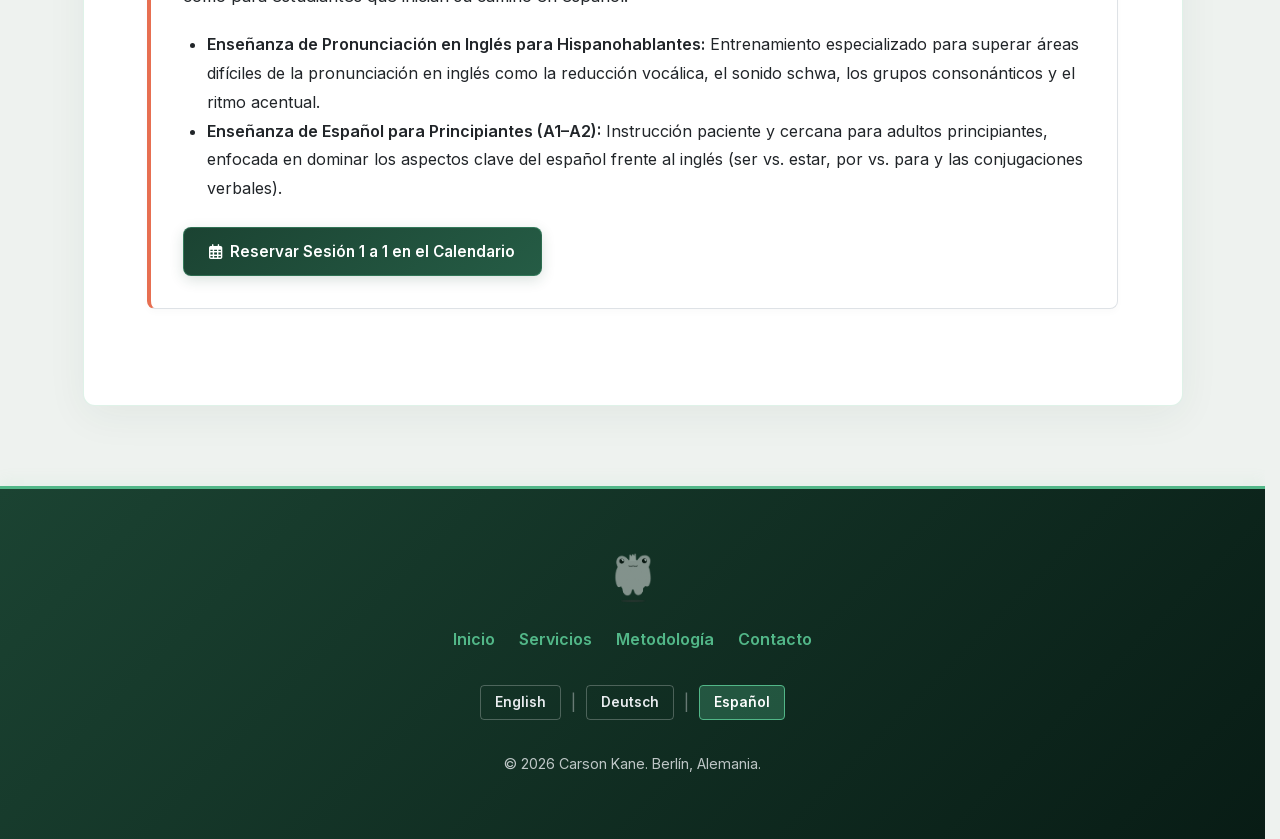
<file: es/hire.html>
<!DOCTYPE html>
<html lang="es">
<head>
    <meta charset="UTF-8">
    <meta name="viewport" content="width=device-width, initial-scale=1.0">
    <title>Servicios y Contratación | Carson Kane</title>
    <link rel="stylesheet" href="../style.css">
    <link rel="stylesheet" href="../assets/vendor/fontawesome/css/all.min.css">
    <link rel="icon" type="image/png" href="../assets/img/favicon-square.png">
</head>
<body>
    <site-header></site-header>

    <main class="container">
        <header style="margin-bottom: 3rem;">
            <div style="margin-bottom: 0.75rem;">
                <span class="badge badge-primary"><i class="fas fa-check-circle"></i> En Berlín y Online a Nivel Global</span>
                <span class="badge badge-secondary"><i class="fas fa-graduation-cap"></i> Basado en Evidencias</span>
            </div>
            <h1 style="font-size: 2.3rem; margin-bottom: 0.75rem;">Servicios de Enseñanza y Contratación</h1>
            <p style="font-size: 1.15rem; color: var(--text-muted); line-height: 1.6;">
                Enseñanza práctica y dinámica para profesionales adultos, equipos de startups en Berlín e instituciones educativas.
            </p>
        </header>

        <!-- Clases Particulares -->
        <h2 id="private-tutoring" style="font-size: 1.8rem; margin-bottom: 1rem;"><i class="fas fa-user-check" style="color: var(--accent-secondary); margin-right: 0.5rem;"></i> Clases Particulares Individuales (1 a 1)</h2>
        <div class="card" style="margin-bottom: 3rem;">
            <p style="font-size: 1.05rem; line-height: 1.7; margin-bottom: 1.25rem;">
                Enseñanza personalizada 1 a 1 adaptada a tus metas exactas y a tu estilo de aprendizaje. Puedo ayudarte a prepararte para entrevistas de trabajo, sonar más natural en reuniones o desarrollar tus habilidades lingüísticas desde cero. Nuestras clases están diseñadas en torno a tus necesidades personales y actividades profesionales.
            </p>
            <ul style="margin: 0 0 1.5rem 1.5rem; line-height: 1.9;">
                <li><strong>Idiomas:</strong> Inglés (todos los niveles) o español (A1–A2).</li>
                <li><strong>Tarifa y Duración:</strong> 30 € / sesión de 55 minutos.</li>
                <li><strong>Ubicación:</strong> Presencial en Berlín o flexible online a través de Google Meet (el enlace de la reunión se crea de forma automática al reservar).</li>
                <li><strong>Pago y Facturación:</strong> Transferencia bancaria (SEPA), PayPal o factura profesional.</li>
                <li><strong>Deducibilidad Fiscal:</strong> La formación laboral es deducible de impuestos en Alemania (ver detalles fiscales abajo).</li>
            </ul>
            <div style="display: flex; gap: 1rem; flex-wrap: wrap; align-items: center;">
                <a href="https://calendar.app.google/87SaLKU5ZY3NesAx8" target="_blank" rel="noopener noreferrer" class="btn btn-secondary">
                    <i class="far fa-calendar-alt"></i> Reservar Clase en el Calendario
                </a>
                <a href="contact.html" class="btn-text-link">
                    ¿Tienes dudas antes de reservar? Escríbeme &rarr;
                </a>
            </div>
        </div>

        <hr class="section-divider">

        <!-- Servicios Corporativos e Institucionales -->
        <h2 id="corporate-services" style="font-size: 1.8rem; margin-bottom: 0.5rem;"><i class="fas fa-building" style="color: var(--accent-secondary); margin-right: 0.5rem;"></i> Formación para Empresas e Instituciones</h2>
        <p style="color: var(--text-muted); margin-bottom: 2rem;">Cursos orientados a resultados para startups en Berlín, multinacionales y escuelas de idiomas.</p>
        
        <div class="grid-3-col" style="margin-bottom: 3rem;">
            <div class="card">
                <h3>Clases de Conversación Dinámicas</h3>
                <p>Sesiones activas basadas en la interacción natural y la corrección constructiva de errores. Los estudiantes ganan confianza al hablar, eliminan sus dudas y practican en un ambiente abierto y motivador.</p>
            </div>
            <div class="card">
                <h3>Instrucción Basada en Tareas (TBLT)</h3>
                <p>Para estudiantes atascados en el nivel intermedio. Los alumnos colaboran en proyectos y situaciones reales (presentaciones, lanzamientos de producto, reuniones de equipo) para expresarse con soltura y dominar estructuras sintácticas complejas dentro de su contexto profesional.</p>
            </div>
            <div class="card">
                <h3>Inglés para Fines Específicos (ESP)</h3>
                <p>Planes de estudio creados a medida para sectores especializados: ingeniería de software, transición ecológica y renovables, legislación ambiental y redacción académica.</p>
            </div>
        </div>

        <!-- Banner de Especialidad -->
        <section style="background: var(--accent-primary); color: white; padding: 2.5rem; border-radius: 8px; margin-bottom: 3rem;">
            <h2 style="color: white; margin-bottom: 1rem;"><i class="fas fa-laptop-code" style="margin-right: 0.5rem;"></i> Experiencia Sectorial: Tecnología y Derecho Ambiental</h2>
            <p style="margin-bottom: 1.25rem; color: #e9ecef; line-height: 1.7;">
                El aprendizaje es más potente cuando se apoya en contenidos y contextos reales. Además de mi formación lingüística, aporto conocimientos directos en entornos digitales y desarrollo sostenible:
            </p>
            <ul style="margin-left: 1.5rem; color: #e9ecef; line-height: 1.9;">
                <li><strong>Tecnología y Startups:</strong> Apoyo a desarrolladores internacionales, líderes de producto y de proyectos, y fundadores con vocabulario técnico de programación, debates en pull requests y una comunicación de equipo clara.</li>
                <li><strong>Derecho Ambiental y Sostenibilidad:</strong> Módulos específicos sobre descarbonización, cadenas de suministro de materias primas, redes de energía verde y normativa comunitaria.</li>
                <li><strong>Herramientas Digitales Modernas:</strong> Uso de herramientas digitales modernas (Anki, LLMs locales, aplicaciones web y móviles) para el autoaprendizaje estructurado y la adquisición de vocabulario.</li>
            </ul>
        </section>

        <!-- Tratamiento Fiscal y Facturación en Alemania -->
        <div id="tax-advantages" class="tax-box" style="margin-bottom: 2.5rem;">
            <h3 style="color: var(--accent-primary); font-size: 1.4rem;">
                <i class="fas fa-receipt" style="color: var(--accent-secondary); margin-right: 0.5rem;"></i>
                Tratamiento Fiscal y Facturación en Alemania
            </h3>
            <p style="color: var(--text-main); line-height: 1.7; margin-bottom: 1rem;">
                El coaching de idiomas relacionado con el trabajo está ampliamente reconocido como gasto legítimo de desarrollo profesional en la legislación fiscal alemana. Su tratamiento depende de quién abone la factura:
            </p>
            <div style="display: grid; grid-template-columns: repeat(auto-fit, minmax(280px, 1fr)); gap: 1.5rem; margin-top: 1.25rem;">
                <div style="background: #ffffff; padding: 1.25rem; border-radius: 6px; border: 1px solid #c2e2d2;">
                    <h4 style="color: var(--accent-primary); margin-bottom: 0.5rem;">
                        <i class="fas fa-building" style="color: var(--accent-secondary);"></i> Para Empresas y Startups (§ 4 Abs. 4 y § 3 Nr. 19 EStG)
                    </h4>
                    <p style="font-size: 0.95rem; line-height: 1.6; color: var(--text-muted);">
                        Las facturas por formación de idiomas corporativa son gastos operativos ordinarios y deducibles (<strong>Betriebsausgaben, § 4 Abs. 4 EStG</strong>). Cuando la empresa patrocina formación orientada a competencias laborales, el <strong>§ 3 Nr. 19 EStG</strong> generalmente evita que el beneficio tribute como salario (<em>Lohnsteuer</em>) para el empleado.
                    </p>
                </div>
                <div style="background: #ffffff; padding: 1.25rem; border-radius: 6px; border: 1px solid #c2e2d2;">
                    <h4 style="color: var(--accent-primary); margin-bottom: 0.5rem;">
                        <i class="fas fa-user-tie" style="color: var(--accent-secondary);"></i> Para Autónomos y Empleados (§ 4 Abs. 4 / § 9 EStG)
                    </h4>
                    <p style="font-size: 0.95rem; line-height: 1.6; color: var(--text-muted);">
                        Los autónomos y profesionales independientes pueden deducir la formación laboral como gastos profesionales (<strong>Betriebsausgaben, § 4 Abs. 4 EStG</strong>). Los empleados que pagan por su cuenta suelen poder declarar las cuotas laborales como gastos de formación profesional (<strong>Werbungskosten, § 9 EStG</strong>) en su declaración anual.
                    </p>
                </div>
            </div>
            <p style="font-size: 0.9rem; color: var(--text-muted); margin-top: 1.25rem; line-height: 1.6;">
                <strong>Nota sobre facturación:</strong> Las facturas cumplen plenamente las normas contables alemanas y se emiten sin IVA conforme al régimen de pequeñas empresas (<em>Kleinunternehmerregelung</em>, <strong>§ 19 UStG</strong>), por lo que no se aplica IVA ni IVA soportado deducible (<em>Vorsteuer</em>). <em>Nota: Esta es información general y no constituye asesoramiento fiscal; confirma tu caso concreto con tu Steuerberater o departamento de nóminas.</em>
            </p>
        </div>

        <!-- Botón a Contacto tras la sección de empresa -->
        <div style="text-align: center; margin: 2.5rem 0 3.5rem 0;">
            <a href="contact.html" class="btn btn-primary btn-lg">
                <i class="fas fa-envelope"></i> Contactar para Formación Corporativa y de Equipos
            </a>
        </div>

        <hr class="section-divider">

        <!-- Sección de Enseñanza de Español y Apoyo para Hispanohablantes -->
        <h2 id="spanish-support" style="font-size: 1.8rem; margin-bottom: 1rem;">Enseñanza de Español y Apoyo para Hispanohablantes</h2>
        <div id="spanish-teaching" class="card" style="margin-bottom: 2rem; border-left: 4px solid #e76f51;">
            <div style="margin-bottom: 0.75rem;">
                <span class="badge" style="background: rgba(231, 111, 81, 0.12); color: #c85a3e; border: 1px solid rgba(231, 111, 81, 0.3);">Lingüística Bilingüe</span>
                <span class="badge badge-secondary">Enseñanza de Pronunciación y Acento</span>
            </div>
            <p style="font-size: 1.05rem; line-height: 1.7; margin-bottom: 1.25rem;">
                Como hablante nativo de inglés que aprendió español de adulto —con certificación oficial del <strong>Instituto Cervantes</strong> y habiendo vivido en España—, ofrezco apoyo específico tanto para hispanohablantes que perfeccionan su inglés como para estudiantes que inician su camino en español:
            </p>
            <ul style="margin: 0 0 1.5rem 1.5rem; line-height: 1.8;">
                <li><strong>Enseñanza de Pronunciación en Inglés para Hispanohablantes:</strong> Entrenamiento especializado para superar áreas difíciles de la pronunciación en inglés como la reducción vocálica, el sonido schwa, los grupos consonánticos y el ritmo acentual.</li>
                <li><strong>Enseñanza de Español para Principiantes (A1–A2):</strong> Instrucción paciente y cercana para adultos principiantes, enfocada en dominar los aspectos clave del español frente al inglés (ser vs. estar, por vs. para y las conjugaciones verbales).</li>
            </ul>
            <a href="https://calendar.app.google/87SaLKU5ZY3NesAx8" target="_blank" rel="noopener noreferrer" class="btn btn-primary">
                <i class="far fa-calendar-alt"></i> Reservar Sesión 1 a 1 en el Calendario
            </a>
        </div>

    </main>

    <site-footer></site-footer>
    <script src="../components-es.js"></script>
</body>
</html>
</file>
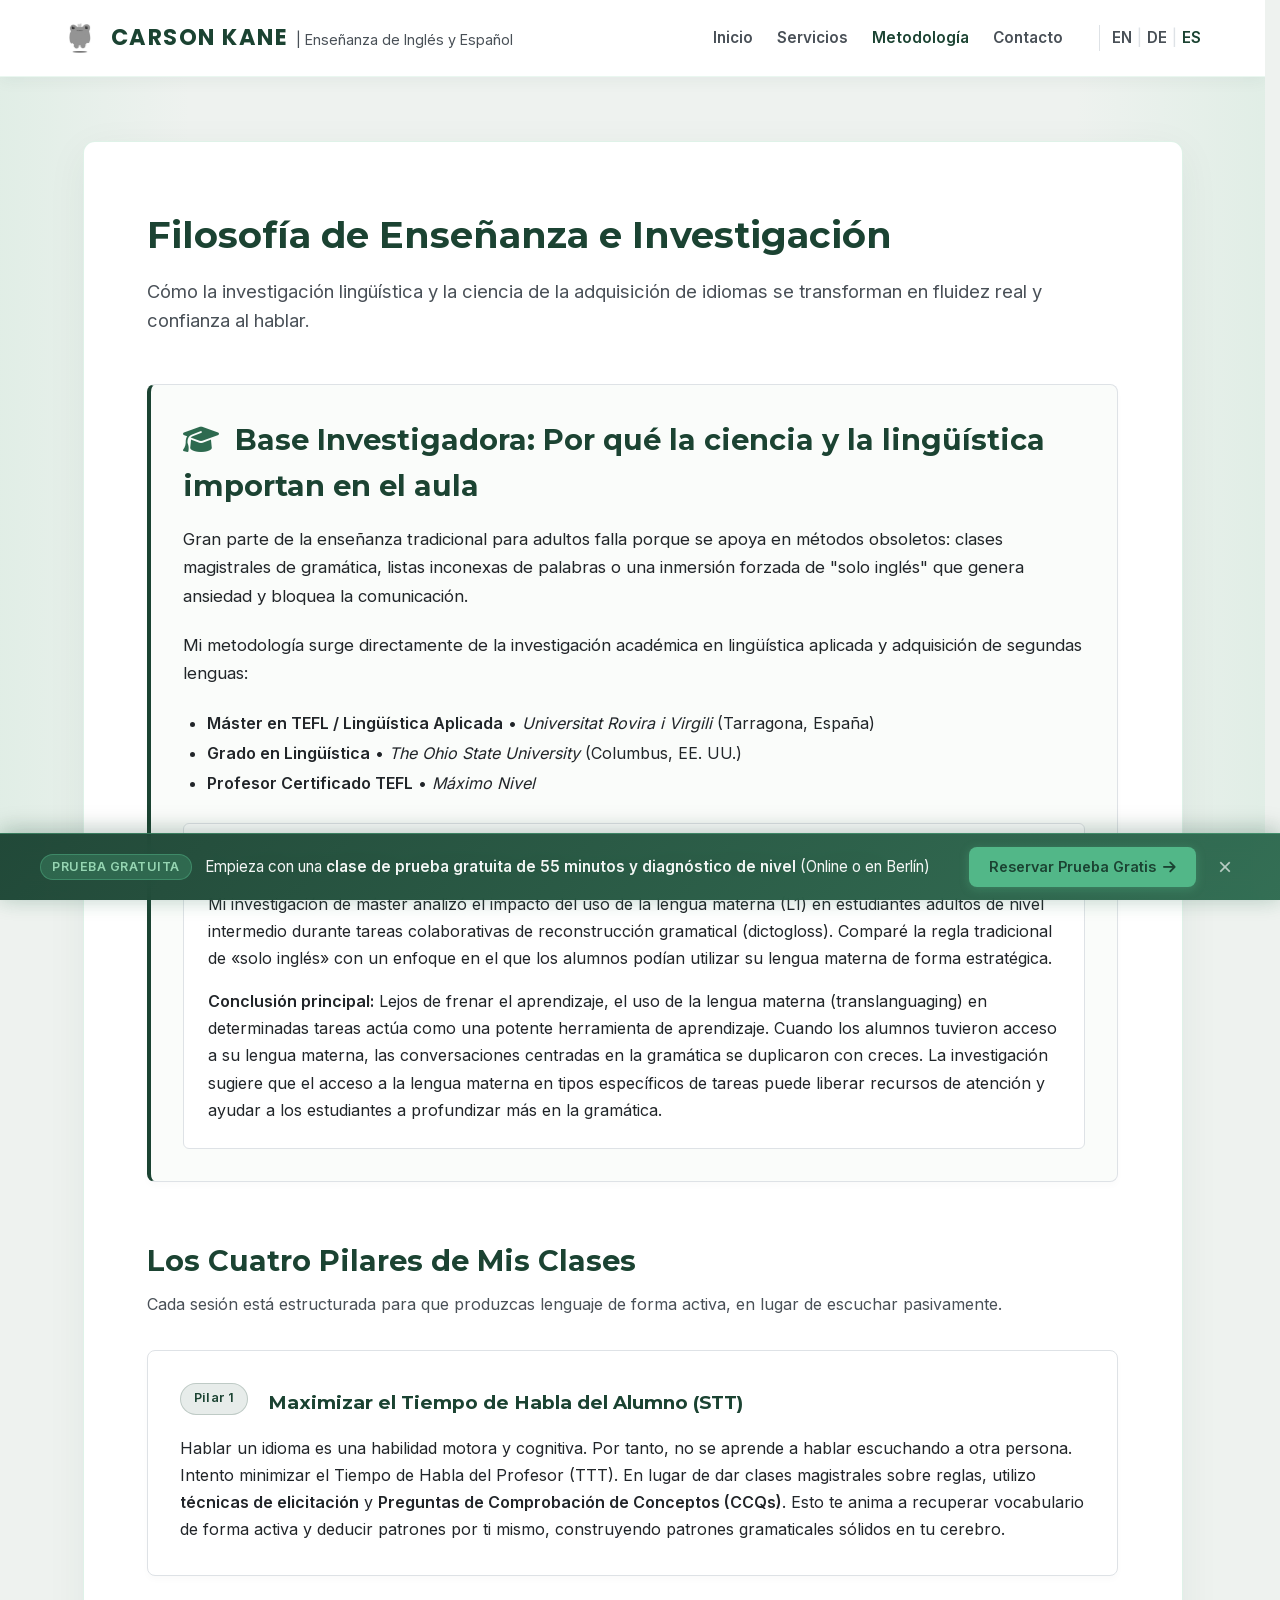
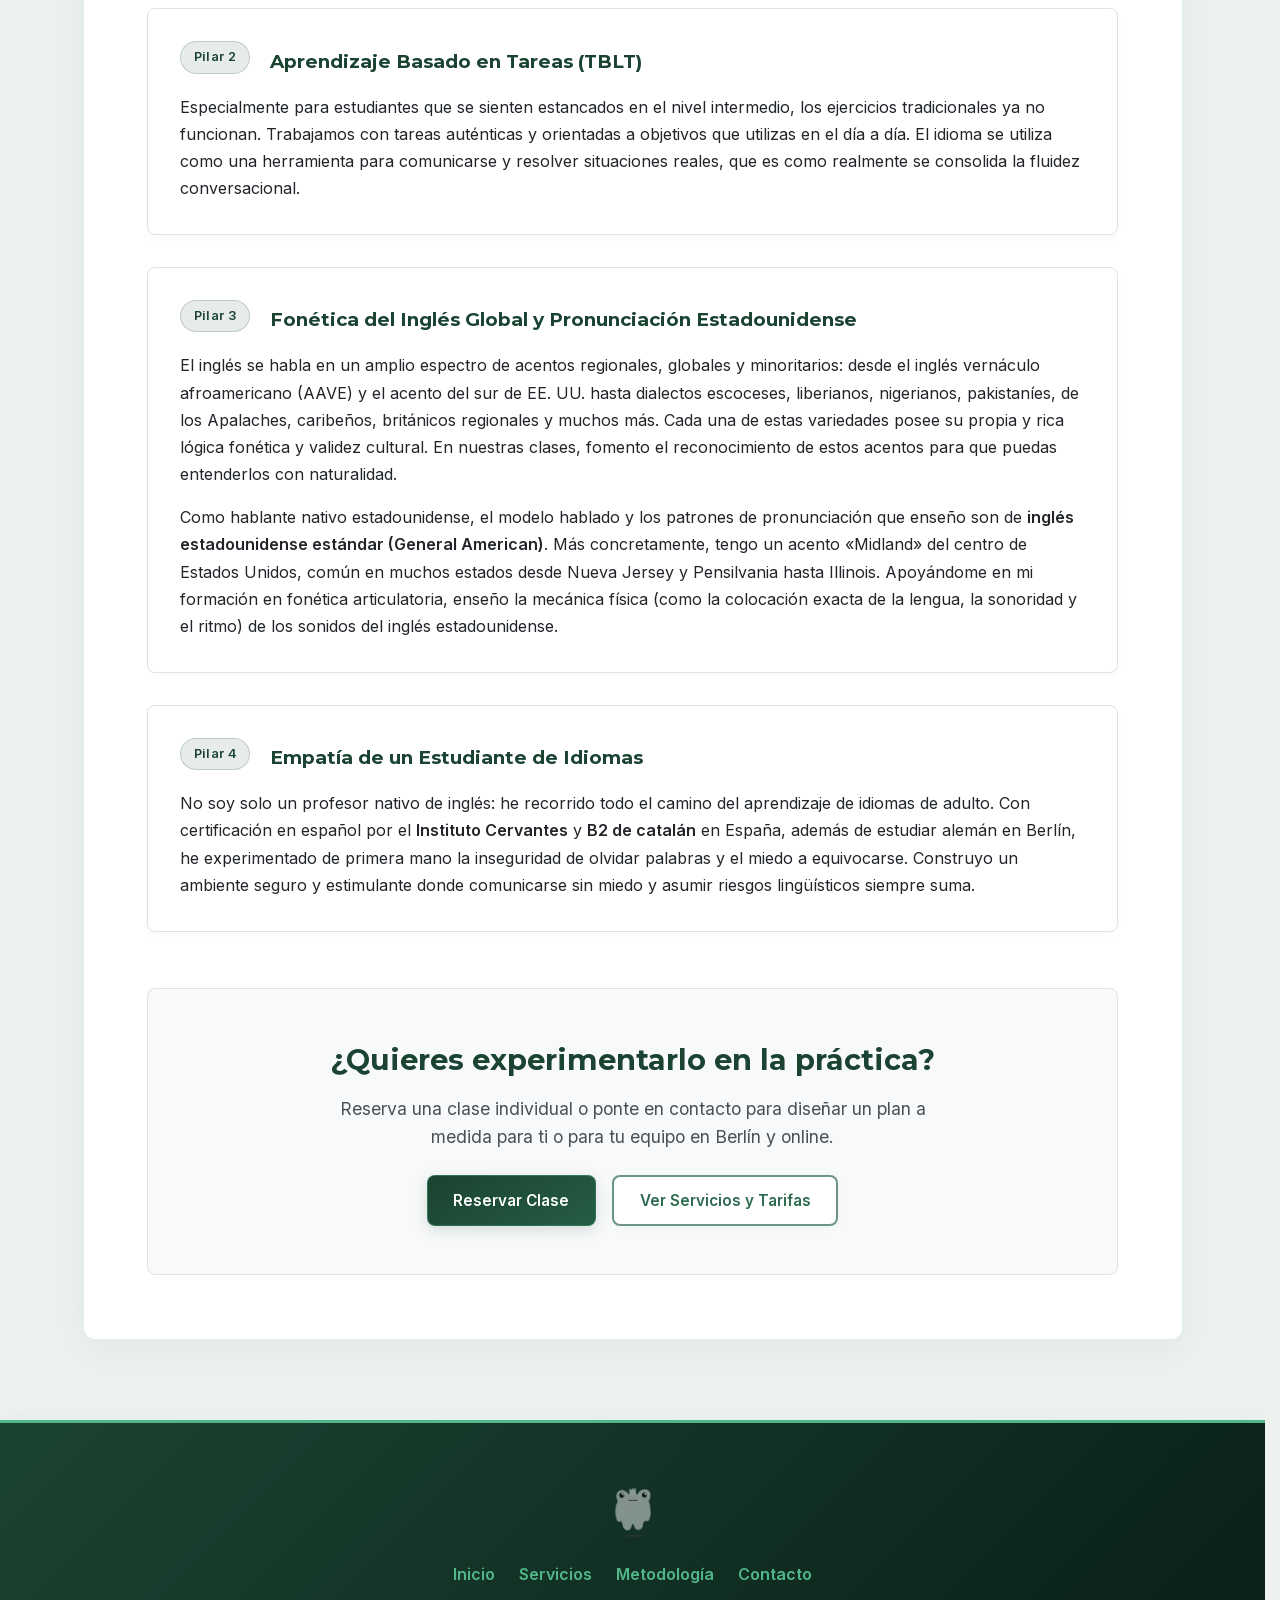
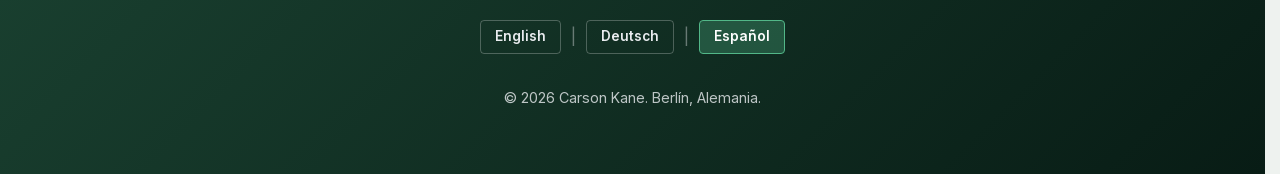
<file: es/methodology.html>
<!DOCTYPE html>
<html lang="es">
<head>
    <meta charset="UTF-8">
    <meta name="viewport" content="width=device-width, initial-scale=1.0">
    <title>Metodología e Investigación | Carson Kane</title>
    <link rel="stylesheet" href="../style.css">
    <link rel="stylesheet" href="../assets/vendor/fontawesome/css/all.min.css">
    <link rel="icon" type="image/png" href="../assets/img/favicon-square.png">
</head>
<body>
    <site-header></site-header>

    <main class="container">
        <header style="margin-bottom: 3rem;">
            <h1 style="font-size: 2.3rem; margin-bottom: 0.75rem;">Filosofía de Enseñanza e Investigación</h1>
            <p style="font-size: 1.15rem; color: var(--text-muted); line-height: 1.6;">
                Cómo la investigación lingüística y la ciencia de la adquisición de idiomas se transforman en fluidez real y confianza al hablar.
            </p>
        </header>

        <!-- Base Académica e Investigación -->
        <section class="card" style="border-left: 4px solid var(--accent-primary); margin-bottom: 3.5rem; background: #fafcfa;">
            <h2 style="font-size: 1.8rem; margin-bottom: 1rem;"><i class="fas fa-graduation-cap" style="color: var(--accent-secondary); margin-right: 0.5rem;"></i> Base Investigadora: Por qué la ciencia y la lingüística importan en el aula</h2>
            <p style="font-size: 1.05rem; line-height: 1.7; margin-bottom: 1.25rem;">
                Gran parte de la enseñanza tradicional para adultos falla porque se apoya en métodos obsoletos: clases magistrales de gramática, listas inconexas de palabras o una inmersión forzada de "solo inglés" que genera ansiedad y bloquea la comunicación.
            </p>
            <p style="font-size: 1.05rem; line-height: 1.7; margin-bottom: 1.25rem;">
                Mi metodología surge directamente de la investigación académica en lingüística aplicada y adquisición de segundas lenguas:
            </p>
            <ul style="margin: 0 0 1.5rem 1.5rem; line-height: 1.9;">
                <li><strong>Máster en TEFL / Lingüística Aplicada</strong> &bull; <em>Universitat Rovira i Virgili</em> (Tarragona, España)</li>
                <li><strong>Grado en Lingüística</strong> &bull; <em>The Ohio State University</em> (Columbus, EE. UU.)</li>
                <li><strong>Profesor Certificado TEFL</strong> &bull; <em>Máximo Nivel</em></li>
            </ul>

            <div style="background: #ffffff; padding: 1.5rem; border-radius: 6px; border: 1px solid var(--border-subtle); margin-top: 1rem;">
                <h3 style="color: var(--accent-primary); margin-bottom: 0.75rem; font-size: 1.2rem;">
                    <i class="fas fa-microscope" style="color: var(--accent-secondary); margin-right: 0.5rem;"></i> Tesis de Máster: El Impacto de la L1 en el Aprendizaje de Adultos
                </h3>
                <p style="line-height: 1.7; color: var(--text-main); margin-bottom: 1rem;">
                    Mi investigación de máster analizó el impacto del uso de la lengua materna (L1) en estudiantes adultos de nivel intermedio durante tareas colaborativas de reconstrucción gramatical (dictogloss). Comparé la regla tradicional de «solo inglés» con un enfoque en el que los alumnos podían utilizar su lengua materna de forma estratégica.
                </p>
                <p style="line-height: 1.7; color: var(--text-main);">
                    <strong>Conclusión principal:</strong> Lejos de frenar el aprendizaje, el uso de la lengua materna (translanguaging) en determinadas tareas actúa como una potente herramienta de aprendizaje. Cuando los alumnos tuvieron acceso a su lengua materna, las conversaciones centradas en la gramática se duplicaron con creces. La investigación sugiere que el acceso a la lengua materna en tipos específicos de tareas puede liberar recursos de atención y ayudar a los estudiantes a profundizar más en la gramática.
                </p>
            </div>
        </section>

        <!-- Cuatro Pilares -->
        <h2 style="font-size: 1.8rem; margin-bottom: 0.5rem;">Los Cuatro Pilares de Mis Clases</h2>
        <p style="color: var(--text-muted); margin-bottom: 2rem;">Cada sesión está estructurada para que produzcas lenguaje de forma activa, en lugar de escuchar pasivamente.</p>

        <div class="card" style="margin-bottom: 2rem;">
            <div style="display: flex; align-items: center; gap: 0.75rem; margin-bottom: 0.75rem;">
                <span class="badge badge-primary">Pilar 1</span>
                <h3 style="margin: 0; color: var(--accent-primary);">Maximizar el Tiempo de Habla del Alumno (STT)</h3>
            </div>
            <p style="line-height: 1.7;">
                Hablar un idioma es una habilidad motora y cognitiva. Por tanto, no se aprende a hablar escuchando a otra persona. Intento minimizar el Tiempo de Habla del Profesor (TTT). En lugar de dar clases magistrales sobre reglas, utilizo <strong>técnicas de elicitación</strong> y <strong>Preguntas de Comprobación de Conceptos (CCQs)</strong>. Esto te anima a recuperar vocabulario de forma activa y deducir patrones por ti mismo, construyendo patrones gramaticales sólidos en tu cerebro.
            </p>
        </div>

        <div class="card" style="margin-bottom: 2rem;">
            <div style="display: flex; align-items: center; gap: 0.75rem; margin-bottom: 0.75rem;">
                <span class="badge badge-primary">Pilar 2</span>
                <h3 style="margin: 0; color: var(--accent-primary);">Aprendizaje Basado en Tareas (TBLT)</h3>
            </div>
            <p style="line-height: 1.7;">
                Especialmente para estudiantes que se sienten estancados en el nivel intermedio, los ejercicios tradicionales ya no funcionan. Trabajamos con tareas auténticas y orientadas a objetivos que utilizas en el día a día. El idioma se utiliza como una herramienta para comunicarse y resolver situaciones reales, que es como realmente se consolida la fluidez conversacional.
            </p>
        </div>

        <div class="card" style="margin-bottom: 2rem;">
            <div style="display: flex; align-items: center; gap: 0.75rem; margin-bottom: 0.75rem;">
                <span class="badge badge-primary">Pilar 3</span>
                <h3 style="margin: 0; color: var(--accent-primary);">Fonética del Inglés Global y Pronunciación Estadounidense</h3>
            </div>
            <p style="line-height: 1.7; margin-bottom: 1rem;">
                El inglés se habla en un amplio espectro de acentos regionales, globales y minoritarios: desde el inglés vernáculo afroamericano (AAVE) y el acento del sur de EE. UU. hasta dialectos escoceses, liberianos, nigerianos, pakistaníes, de los Apalaches, caribeños, británicos regionales y muchos más. Cada una de estas variedades posee su propia y rica lógica fonética y validez cultural. En nuestras clases, fomento el reconocimiento de estos acentos para que puedas entenderlos con naturalidad.
            </p>
            <p style="line-height: 1.7;">
                Como hablante nativo estadounidense, el modelo hablado y los patrones de pronunciación que enseño son de <strong>inglés estadounidense estándar (General American)</strong>. Más concretamente, tengo un acento «Midland» del centro de Estados Unidos, común en muchos estados desde Nueva Jersey y Pensilvania hasta Illinois. Apoyándome en mi formación en fonética articulatoria, enseño la mecánica física (como la colocación exacta de la lengua, la sonoridad y el ritmo) de los sonidos del inglés estadounidense.
            </p>
        </div>

        <div class="card" style="margin-bottom: 3.5rem;">
            <div style="display: flex; align-items: center; gap: 0.75rem; margin-bottom: 0.75rem;">
                <span class="badge badge-primary">Pilar 4</span>
                <h3 style="margin: 0; color: var(--accent-primary);">Empatía de un Estudiante de Idiomas</h3>
            </div>
            <p style="line-height: 1.7;">
                No soy solo un profesor nativo de inglés: he recorrido todo el camino del aprendizaje de idiomas de adulto. Con certificación en español por el <strong>Instituto Cervantes</strong> y <strong>B2 de catalán</strong> en España, además de estudiar alemán en Berlín, he experimentado de primera mano la inseguridad de olvidar palabras y el miedo a equivocarse. Construyo un ambiente seguro y estimulante donde comunicarse sin miedo y asumir riesgos lingüísticos siempre suma.
            </p>
        </div>

        <!-- Llamada a la Acción -->
        <section style="text-align: center; background: var(--bg-canvas); padding: 3rem 2rem; border-radius: 8px; border: 1px solid var(--border-subtle);">
            <h2 style="font-size: 1.8rem; margin-bottom: 0.75rem;">¿Quieres experimentarlo en la práctica?</h2>
            <p style="font-size: 1.1rem; color: var(--text-muted); max-width: 600px; margin: 0 auto 1.5rem auto;">
                Reserva una clase individual o ponte en contacto para diseñar un plan a medida para ti o para tu equipo en Berlín y online.
            </p>
            <div style="display: flex; gap: 1rem; justify-content: center; flex-wrap: wrap;">
                <a href="hire.html#private-tutoring" class="btn btn-primary">
                    Reservar Clase
                </a>
                <a href="hire.html" class="btn btn-outline">
                    Ver Servicios y Tarifas
                </a>
            </div>
        </section>

    </main>

    <site-footer></site-footer>
    <script src="../components-es.js"></script>
</body>
</html>
</file>
<file: style.css>
/* =========================================
   Global Variables & Typography
   ========================================= */
@import url('assets/fonts/fonts.css');

:root {
    --bg-canvas: #f8f9fa;
    --text-main: #212529;
    --text-muted: #495057;
    --accent-primary: #1b4332;   /* Deep Forest */
    --accent-secondary: #2d6a4f; /* Slate Green */
    --accent-glow: #52b788;      /* Solarpunk Mint Glow */
    --surface-light: #ffffff;
    --border-subtle: #dee2e6;
}

html {
    overflow-y: scroll;
    scrollbar-gutter: stable;
}

site-header, site-footer {
    display: block;
    width: 100%;
}

* {
    margin: 0;
    padding: 0;
    box-sizing: border-box;
}

body {
    font-family: 'Inter', sans-serif;
    background-color: #eef2ef; /* A very soft, organic pale green */
    background-image: 
        linear-gradient(to right, rgba(149, 213, 178, 0.15) 0%, transparent 15%),
        linear-gradient(to left, rgba(149, 213, 178, 0.15) 0%, transparent 15%);
    background-attachment: fixed;
    
    color: var(--text-main);
    line-height: 1.6;
}

h2, h3, h4 {
    font-family: 'Montserrat', sans-serif;
    color: var(--accent-primary);
    margin-bottom: 1rem;
}

h1 {
    font-family: 'Montserrat', sans-serif;
    color: var(--accent-primary);
    margin-bottom: 1rem;
    transition: all 0.3s ease;
}


a {
    color: var(--accent-secondary);
    text-decoration: none;
    transition: color 0.2s ease;
}

a:hover {
    color: var(--accent-primary);
}

/* =========================================
   Navigation & Brand Asset
   ========================================= */
.navbar {
    background-color: var(--surface-light);
    box-shadow: 0 4px 15px rgba(27, 67, 50, 0.05);
    border-bottom: 1px solid rgba(149, 213, 178, 0.2); 
    position: relative;
    z-index: 10;
    width: 100%;
}

.navbar-container {
    max-width: 1200px;
    margin: 0 auto;
    padding: 1.25rem 2rem;
    display: flex;
    justify-content: space-between;
    align-items: center;
    flex-wrap: nowrap;
    min-height: 76px;
    box-sizing: border-box;
}

.brand-container {
    display: flex;
    align-items: center;
    gap: 1rem;
    flex-shrink: 0;
    white-space: nowrap;
}

.brand-logo {
    width: 30px;
    height: 30px;
    aspect-ratio: 1 / 1;
    object-fit: contain;
    flex-shrink: 0;
    filter: grayscale(100%) opacity(0.8);
    transition: all 0.3s ease;
}

.brand-logo:hover {
    filter: grayscale(0%) opacity(1) drop-shadow(0 0 8px rgba(45, 106, 79, 0.6));
    transform: scale(1.05);
}

/* The new class for your name */
.brand-text {
    font-family: 'Poppins', sans-serif; /* The new professional serif font */
    font-weight: 700; 
    font-size: 1.4rem; /* Slightly larger presence */
    letter-spacing: 1.5px; /* Premium corporate letter spacing */
    color: var(--accent-primary);
    transition: all 0.3s ease;
    white-space: nowrap;
}

/* Connects the text glow to the frog hover */
.brand-container a:hover .brand-text {
    color: var(--accent-secondary);
    text-shadow: 0 0 10px rgba(45, 106, 79, 0.4);
}

/* Restores the horizontal layout and removes bullets */
.nav-links {
    display: flex;
    gap: 1.5rem;
    list-style: none;
    align-items: center;
    margin: 0;
    padding: 0;
    flex-shrink: 0;
    flex-wrap: nowrap;
    white-space: nowrap;
}

/* Styles the individual links */
.nav-links a {
    font-weight: 600;
    font-size: 0.95rem;
    color: var(--text-muted);
    transition: all 0.3s ease;
    display: inline-block;
    white-space: nowrap;
}

/* Keeps the page you are currently on solidly highlighted */
.nav-links a.active {
    color: var(--accent-primary);
}

/* The Solarpunk "Light Up" hover effect */
.nav-links a:hover {
    color: var(--accent-secondary);
    text-shadow: 0 0 10px rgba(45, 106, 79, 0.4);
    transform: scale(1.05);
}

/* =========================================
   Layout Architecture
   ========================================= */
.container {
    max-width: 1100px;
    margin: 4rem auto; /* Adds breathing room above and below the content */
    padding: 4rem 5%;
    
    /* The Floating Canvas Effect */
    background-color: var(--surface-light); /* Keeps your text on a crisp white background */
    border-radius: 12px; /* Soft, organic corners */
    border: 1px solid rgba(149, 213, 178, 0.3); /* Subtle green tech border */
    box-shadow: 0 10px 40px rgba(27, 67, 50, 0.06); /* A deep, soft forest shadow */
}

.grid-3-col {
    display: grid;
    grid-template-columns: repeat(auto-fit, minmax(300px, 1fr));
    gap: 2.5rem;
    margin-top: 2rem;
}

.card {
    background: var(--surface-light);
    padding: 2rem;
    border-radius: 8px;
    border: 1px solid var(--border-subtle);
    box-shadow: 0 4px 6px rgba(0,0,0,0.02);
    /* Add this transition line */
    transition: all 0.3s ease; 
}

.card:hover {
    transform: translateY(-3px);
    box-shadow: 0 8px 15px rgba(45, 106, 79, 0.1); /* Soft green shadow */
    border-color: var(--accent-secondary); /* Highlights the border */
}

.section-divider {
    border: 0;
    height: 1px;
    background: var(--border-subtle);
    margin: 4rem 0;
}

/* =========================================
   Responsive Media Queries
   ========================================= */
@media (max-width: 768px) {
    .navbar-container {
        flex-direction: column;
        gap: 1rem;
        padding: 1rem 5%;
        min-height: auto;
    }
    .nav-links {
        gap: 1rem;
        flex-wrap: wrap;
        justify-content: center;
    }
}

/* =========================================
   Solarpunk Footer & Bottom Anchoring
   ========================================= */
.site-footer {
    /* Deep organic gradient */
    background: linear-gradient(135deg, var(--accent-primary) 0%, #081c15 100%);
    color: #e9ecef;
    padding: 4rem 2rem;
    margin-top: 5rem;
    /* The Solarpunk glowing accent line */
    border-top: 3px solid var(--accent-glow);
    box-shadow: 0 -4px 15px rgba(149, 213, 178, 0.1);
    text-align: center;
}

.footer-content {
    max-width: 1100px;
    margin: 0 auto;
    display: flex;
    flex-direction: column;
    align-items: center;
    gap: 1.5rem;
}

.site-footer a {
    color: var(--accent-glow);
    font-weight: 600;
    transition: all 0.3s ease;
}

.site-footer a:hover {
    color: #ffffff;
    text-shadow: 0 0 8px var(--accent-glow);
}

.footer-nav {
    display: flex;
    gap: 1.5rem;
    list-style: none;
    justify-content: center;
    flex-wrap: wrap;
}

.desktop-tagline {
    white-space: nowrap !important;
    flex-shrink: 0;
}

@media (min-width: 1100px) {
    .desktop-tagline {
        display: inline-block !important;
        white-space: nowrap !important;
    }
}

/* =========================================
   Badges, Tax Callout & Student Quotes
   ========================================= */
.badge {
    display: inline-block;
    padding: 0.3rem 0.8rem;
    border-radius: 999px;
    font-size: 0.8rem;
    font-weight: 600;
    letter-spacing: 0.4px;
    margin-right: 0.5rem;
    margin-bottom: 0.5rem;
}

.badge-primary {
    background: rgba(27, 67, 50, 0.1);
    color: var(--accent-primary);
    border: 1px solid rgba(27, 67, 50, 0.2);
}

.badge-secondary {
    background: rgba(45, 106, 79, 0.12);
    color: var(--accent-secondary);
    border: 1px solid rgba(45, 106, 79, 0.25);
}

.tax-box {
    background: #f0f7f4;
    border: 1px solid #c2e2d2;
    border-left: 4px solid var(--accent-primary);
    border-radius: 8px;
    padding: 1.5rem 2rem;
    margin: 2rem 0;
}

.tax-box h3, .tax-box h4 {
    margin-bottom: 0.5rem;
}

.quote-grid {
    display: grid;
    grid-template-columns: repeat(auto-fit, minmax(280px, 1fr));
    gap: 1.5rem;
    margin-top: 1.5rem;
}

.quote-card {
    background: var(--surface-light);
    padding: 1.75rem;
    border-radius: 8px;
    border-left: 4px solid var(--accent-secondary);
    border-top: 1px solid var(--border-subtle);
    border-right: 1px solid var(--border-subtle);
    border-bottom: 1px solid var(--border-subtle);
    box-shadow: 0 4px 10px rgba(0,0,0,0.02);
    display: flex;
    flex-direction: column;
    justify-content: space-between;
    transition: all 0.3s ease;
}

.quote-card:hover {
    transform: translateY(-3px);
    box-shadow: 0 8px 18px rgba(45, 106, 79, 0.09);
    border-color: var(--accent-secondary);
}

.quote-text {
    font-style: italic;
    color: var(--text-main);
    line-height: 1.6;
    margin-bottom: 1rem;
    position: relative;
}

.quote-author {
    font-weight: 600;
    color: var(--accent-primary);
    font-size: 0.95rem;
}

.quote-role {
    font-size: 0.85rem;
    color: var(--text-muted);
}

/* =========================================
   Google Business Card & Reviews
   ========================================= */
.google-business-card {
    background: var(--surface-light);
    border: 1px solid var(--border-subtle);
    border-radius: 10px;
    padding: 2.5rem 2rem;
    text-align: center;
    max-width: 750px;
    margin: 1.5rem auto 0 auto;
    box-shadow: 0 4px 15px rgba(0, 0, 0, 0.03);
    transition: all 0.3s ease;
}

.google-business-card:hover {
    box-shadow: 0 8px 25px rgba(27, 67, 50, 0.08);
    border-color: rgba(66, 133, 244, 0.3);
}

.google-badge-header {
    display: inline-flex;
    align-items: center;
    gap: 0.6rem;
    background: #f8f9fa;
    padding: 0.4rem 1rem;
    border-radius: 50px;
    border: 1px solid #e9ecef;
    margin-bottom: 1.25rem;
    font-size: 0.9rem;
    font-weight: 600;
    color: var(--text-muted);
}

.google-stars {
    color: #fbbc04;
    font-size: 1.25rem;
    letter-spacing: 2px;
    margin-bottom: 0.75rem;
}

.google-btn {
    display: inline-flex;
    align-items: center;
    gap: 0.5rem;
    background: linear-gradient(145deg, #4285F4 0%, #3367d6 100%);
    color: #ffffff !important;
    padding: 0.85rem 1.6rem;
    border-radius: 8px;
    font-weight: 600;
    transition: all 0.25s cubic-bezier(0.16, 1, 0.3, 1);
    box-shadow: 0 4px 12px rgba(66, 133, 244, 0.28);
    margin-top: 1.25rem;
}

.google-btn:hover {
    background: linear-gradient(145deg, #3b78e7 0%, #2a56c6 100%);
    transform: translateY(-2px);
    box-shadow: 0 8px 20px rgba(66, 133, 244, 0.38);
}

/* =========================================
   Google Reviews Grid & Cards
   ========================================= */
.google-reviews-grid {
    display: grid;
    grid-template-columns: repeat(auto-fit, minmax(280px, 1fr));
    gap: 1.5rem;
    margin: 2rem 0;
    text-align: left;
}

.google-review-card {
    background: #ffffff;
    border: 1px solid var(--border-subtle);
    border-radius: 8px;
    padding: 1.5rem;
    box-shadow: 0 2px 8px rgba(0, 0, 0, 0.04);
    display: flex;
    flex-direction: column;
    justify-content: space-between;
    transition: transform 0.2s ease, box-shadow 0.2s ease;
}

.google-review-card:hover {
    transform: translateY(-2px);
    box-shadow: 0 6px 16px rgba(0, 0, 0, 0.08);
}

.google-review-user {
    display: flex;
    align-items: center;
    gap: 0.75rem;
    margin-bottom: 0.75rem;
}

.google-avatar {
    width: 40px;
    height: 40px;
    border-radius: 50%;
    color: #fff;
    display: flex;
    align-items: center;
    justify-content: center;
    font-weight: 700;
    font-size: 1rem;
    flex-shrink: 0;
}

.google-user-info {
    flex-grow: 1;
}

.google-user-name {
    font-weight: 600;
    font-size: 0.95rem;
    color: var(--text-main);
    display: flex;
    align-items: center;
    gap: 0.35rem;
}

.google-verified-icon {
    color: #1a73e8;
    font-size: 0.8rem;
}

.google-review-date {
    font-size: 0.8rem;
    color: var(--text-muted);
}

.google-review-stars {
    color: #fbbc04;
    font-size: 0.9rem;
    letter-spacing: 1px;
    margin-bottom: 0.6rem;
}

.google-review-text {
    font-size: 0.92rem;
    line-height: 1.6;
    color: var(--text-main);
    flex-grow: 1;
}

.review-see-more {
    display: inline-block;
    background: none;
    border: none;
    color: var(--accent-primary);
    font-size: 0.88rem;
    font-weight: 600;
    font-family: inherit;
    cursor: pointer;
    padding: 0;
    margin-top: 0.5rem;
    text-decoration: underline;
    text-underline-offset: 3px;
    transition: color 0.2s ease;
}

.review-see-more:hover {
    color: var(--accent-secondary);
}

/* Footer Language Buttons */
.footer-lang-picker {
    display: flex;
    gap: 0.6rem;
    align-items: center;
    justify-content: center;
    flex-wrap: wrap;
    margin-top: 0.5rem;
}

.footer-lang-btn {
    display: inline-block;
    padding: 0.35rem 0.9rem;
    border-radius: 4px;
    font-size: 0.85rem;
    color: #e9ecef !important;
    border: 1px solid rgba(255, 255, 255, 0.25);
    text-decoration: none;
    transition: all 0.2s ease;
}

.footer-lang-btn:hover {
    background: rgba(82, 183, 136, 0.2);
    border-color: var(--accent-glow);
    color: #ffffff !important;
}

.footer-lang-btn.active {
    background: rgba(82, 183, 136, 0.3);
    border-color: var(--accent-glow);
    color: #ffffff !important;
    font-weight: 700;
}

/* =========================================
   Unified Button System (Solarpunk Aesthetic)
   ========================================= */
.btn {
    display: inline-flex;
    align-items: center;
    justify-content: center;
    gap: 0.5rem;
    padding: 0.85rem 1.6rem;
    font-family: 'Inter', sans-serif;
    font-weight: 600;
    font-size: 0.95rem;
    line-height: 1.3;
    text-align: center;
    text-decoration: none !important;
    border-radius: 8px;
    border: 1px solid transparent;
    cursor: pointer;
    transition: all 0.25s cubic-bezier(0.16, 1, 0.3, 1);
    box-shadow: 0 4px 12px rgba(0, 0, 0, 0.04);
}

.btn:active {
    transform: translateY(0) scale(0.98);
}

/* Primary Button (Deep Forest with Mint Glow Border) */
.btn-primary {
    background: linear-gradient(145deg, var(--accent-primary) 0%, #255c45 100%);
    color: #ffffff !important;
    border: 1px solid rgba(82, 183, 136, 0.35);
    box-shadow: 0 4px 14px rgba(27, 67, 50, 0.16);
}

.btn-primary:hover {
    background: linear-gradient(145deg, #22543e 0%, #2d6a4f 100%);
    color: #ffffff !important;
    transform: translateY(-2px);
    box-shadow: 0 8px 22px rgba(27, 67, 50, 0.24), 0 0 14px rgba(82, 183, 136, 0.35);
    border-color: var(--accent-glow);
}

/* Secondary Button (Slate Green with Mint Glow Border) */
.btn-secondary {
    background: linear-gradient(145deg, var(--accent-secondary) 0%, #367d5e 100%);
    color: #ffffff !important;
    border: 1px solid rgba(82, 183, 136, 0.4);
    box-shadow: 0 4px 14px rgba(45, 106, 79, 0.16);
}

.btn-secondary:hover {
    background: linear-gradient(145deg, #367d5e 0%, #40916c 100%);
    color: #ffffff !important;
    transform: translateY(-2px);
    box-shadow: 0 8px 20px rgba(45, 106, 79, 0.24), 0 0 14px rgba(82, 183, 136, 0.35);
    border-color: var(--accent-glow);
}

/* Outline / Ghost Button */
.btn-outline {
    background: rgba(255, 255, 255, 0.95);
    color: var(--accent-secondary) !important;
    border: 2px solid rgba(45, 106, 79, 0.7);
    box-shadow: 0 2px 8px rgba(0, 0, 0, 0.03);
}

.btn-outline:hover {
    background: rgba(82, 183, 136, 0.12);
    color: var(--accent-primary) !important;
    border-color: var(--accent-primary);
    transform: translateY(-2px);
    box-shadow: 0 6px 16px rgba(45, 106, 79, 0.12), 0 0 10px rgba(82, 183, 136, 0.2);
}

/* Outline Subtle (used for TEFL or secondary utility actions) */
.btn-outline-subtle {
    background: transparent;
    color: var(--accent-primary) !important;
    border: 1px solid rgba(27, 67, 50, 0.4);
    padding: 0.75rem 1.4rem;
    font-size: 0.92rem;
}

.btn-outline-subtle:hover {
    background: rgba(82, 183, 136, 0.1);
    border-color: var(--accent-secondary);
    transform: translateY(-2px);
    box-shadow: 0 4px 12px rgba(27, 67, 50, 0.08);
}

/* Large Button variant */
.btn-lg {
    padding: 0.95rem 2.2rem;
    font-size: 1rem;
}

/* Hero Flex CTA Helper */
.btn-hero {
    flex: 1;
    min-width: 220px;
    padding: 0.9rem 1.5rem;
}

/* Text link with arrow */
.btn-text-link {
    display: inline-flex;
    align-items: center;
    gap: 0.4rem;
    color: var(--accent-primary);
    font-weight: 600;
    padding: 0.75rem 1rem;
    border-radius: 6px;
    text-decoration: none;
    transition: all 0.2s ease;
}

.btn-text-link:hover {
    color: var(--accent-secondary);
    background: rgba(82, 183, 136, 0.1);
    transform: translateX(3px);
}

/* =========================================
   Social Grid & Network Links
   ========================================= */
.social-grid {
    display: flex;
    gap: 1rem;
    margin-top: 1.5rem;
    flex-wrap: wrap;
}

.social-link {
    display: inline-flex;
    align-items: center;
    gap: 0.5rem;
    color: var(--text-muted);
    font-size: 0.95rem;
    font-weight: 500;
    padding: 0.6rem 1.1rem;
    background: #ffffff;
    border: 1px solid var(--border-subtle);
    border-radius: 8px;
    box-shadow: 0 2px 6px rgba(0, 0, 0, 0.02);
    text-decoration: none !important;
    transition: all 0.25s cubic-bezier(0.16, 1, 0.3, 1);
}

.social-link:hover {
    color: var(--accent-primary) !important;
    border-color: rgba(82, 183, 136, 0.5);
    background: rgba(82, 183, 136, 0.08);
    transform: translateY(-2px);
    box-shadow: 0 6px 14px rgba(27, 67, 50, 0.08);
}

/* =========================================
   Teacher Profile & Photo (Solarpunk Style)
   ========================================= */
.teacher-profile-section {
    display: flex;
    gap: 2.5rem;
    flex-wrap: wrap-reverse;
    align-items: flex-start;
    margin-bottom: 3.5rem;
}

.teacher-photo-card {
    flex-shrink: 0;
    margin: 0 auto;
    text-align: center;
}

.teacher-photo-frame {
    position: relative;
    display: inline-block;
    border-radius: 12px;
    padding: 3px;
    background: linear-gradient(145deg, rgba(82, 183, 136, 0.4), rgba(27, 67, 50, 0.15));
    box-shadow: 0 6px 20px rgba(27, 67, 50, 0.12);
    transition: all 0.3s ease;
}

.teacher-photo-frame:hover {
    transform: translateY(-3px);
    box-shadow: 0 10px 26px rgba(27, 67, 50, 0.18), 0 0 14px rgba(82, 183, 136, 0.3);
    background: linear-gradient(145deg, var(--accent-glow), rgba(45, 106, 79, 0.5));
}

.teacher-photo {
    width: 250px;
    max-width: 100%;
    aspect-ratio: 3 / 4;
    height: auto;
    object-fit: cover;
    object-position: center top;
    border-radius: 10px;
    display: block;
}

.teacher-caption {
    margin-top: 0.75rem;
    font-size: 0.85rem;
    color: var(--text-muted);
    font-weight: 500;
    letter-spacing: 0.2px;
}

@media (max-width: 768px) {
    .teacher-photo-card {
        margin-bottom: 1rem;
    }
    .teacher-photo {
        width: 220px;
    }
}

/* =========================================
   Fixed Bottom Promo Banner (Solarpunk)
   ========================================= */
.bottom-promo-bar {
    position: fixed;
    bottom: 0;
    left: 0;
    width: 100%;
    background: linear-gradient(135deg, rgba(27, 67, 50, 0.97) 0%, rgba(45, 106, 79, 0.97) 100%);
    backdrop-filter: blur(12px);
    -webkit-backdrop-filter: blur(12px);
    border-top: 1px solid rgba(82, 183, 136, 0.45);
    box-shadow: 0 -4px 24px rgba(0, 0, 0, 0.18), 0 0 20px rgba(82, 183, 136, 0.2);
    z-index: 9999;
    padding: 0.8rem 1.5rem;
    color: #ffffff;
    transition: transform 0.35s cubic-bezier(0.16, 1, 0.3, 1), opacity 0.35s ease;
}

.bottom-promo-container {
    max-width: 1200px;
    margin: 0 auto;
    display: flex;
    align-items: center;
    justify-content: space-between;
    gap: 1.5rem;
}

.bottom-promo-text {
    display: flex;
    align-items: center;
    gap: 0.85rem;
    font-size: 0.95rem;
    color: rgba(255, 255, 255, 0.95);
    line-height: 1.4;
}

.promo-badge {
    background: rgba(82, 183, 136, 0.25);
    color: #95d5b2;
    border: 1px solid rgba(82, 183, 136, 0.45);
    padding: 0.22rem 0.7rem;
    border-radius: 20px;
    font-size: 0.78rem;
    font-weight: 700;
    text-transform: uppercase;
    letter-spacing: 0.5px;
    white-space: nowrap;
    display: inline-flex;
    align-items: center;
    gap: 0.35rem;
}

.bottom-promo-actions {
    display: flex;
    align-items: center;
    gap: 0.85rem;
    flex-shrink: 0;
}

.btn-promo-cta {
    background: #52b788;
    color: #1b4332 !important;
    font-weight: 700;
    font-size: 0.9rem;
    padding: 0.55rem 1.25rem;
    border-radius: 8px;
    text-decoration: none;
    display: inline-flex;
    align-items: center;
    gap: 0.45rem;
    box-shadow: 0 2px 10px rgba(82, 183, 136, 0.35);
    transition: all 0.2s cubic-bezier(0.16, 1, 0.3, 1);
    white-space: nowrap;
}

.btn-promo-cta:hover {
    background: #74c69d;
    transform: translateY(-2px);
    box-shadow: 0 4px 16px rgba(82, 183, 136, 0.5);
}

.promo-close-btn {
    background: none;
    border: none;
    color: rgba(255, 255, 255, 0.65);
    font-size: 1.5rem;
    line-height: 1;
    cursor: pointer;
    padding: 0.2rem 0.5rem;
    border-radius: 4px;
    transition: all 0.2s ease;
}

.promo-close-btn:hover {
    color: #ffffff;
    background: rgba(255, 255, 255, 0.1);
}

/* =========================================
   Hero Trial Promo Card
   ========================================= */
.trial-promo-card {
    background: linear-gradient(135deg, rgba(255, 255, 255, 0.95) 0%, rgba(240, 247, 242, 0.95) 100%);
    border: 1.5px solid rgba(82, 183, 136, 0.45);
    border-radius: 12px;
    padding: 1.5rem 1.75rem;
    margin: 1.5rem 0 1.25rem 0;
    box-shadow: 0 6px 20px rgba(27, 67, 50, 0.08), 0 0 16px rgba(82, 183, 136, 0.12);
    position: relative;
    overflow: hidden;
}

.trial-promo-card::before {
    content: "";
    position: absolute;
    top: 0;
    left: 0;
    width: 5px;
    height: 100%;
    background: linear-gradient(to bottom, var(--accent-glow), var(--accent-primary));
}

.badge-glow {
    background: rgba(82, 183, 136, 0.2);
    color: var(--accent-primary);
    border: 1px solid rgba(82, 183, 136, 0.5);
    box-shadow: 0 0 10px rgba(82, 183, 136, 0.25);
    font-weight: 700;
}

.btn-glow {
    box-shadow: 0 4px 16px rgba(27, 67, 50, 0.22), 0 0 16px rgba(82, 183, 136, 0.4) !important;
}

.btn-glow:hover {
    box-shadow: 0 8px 24px rgba(27, 67, 50, 0.3), 0 0 22px rgba(82, 183, 136, 0.6) !important;
}

@media (max-width: 768px) {
    .bottom-promo-bar {
        padding: 0.75rem 1rem;
    }
    .bottom-promo-container {
        flex-direction: column;
        align-items: stretch;
        gap: 0.65rem;
        text-align: center;
    }
    .bottom-promo-text {
        justify-content: center;
        flex-wrap: wrap;
        font-size: 0.88rem;
    }
    .bottom-promo-actions {
        justify-content: center;
    }
    .btn-promo-cta {
        flex: 1;
        justify-content: center;
    }
    .trial-promo-card {
        padding: 1.25rem;
    }
}

/* =========================================
   Intro Video Feature Card
   ========================================= */
.intro-video-section {
    background: linear-gradient(135deg, rgba(255, 255, 255, 0.96) 0%, rgba(240, 247, 242, 0.96) 100%);
    border: 1px solid rgba(82, 183, 136, 0.35);
    border-radius: 12px;
    padding: 2rem;
    margin-bottom: 3.5rem;
    box-shadow: 0 6px 22px rgba(27, 67, 50, 0.08);
    text-align: center;
}

.intro-video-wrapper {
    max-width: 760px;
    margin: 1.25rem auto 0 auto;
    border-radius: 10px;
    overflow: hidden;
    box-shadow: 0 10px 28px rgba(27, 67, 50, 0.16);
    border: 2px solid rgba(82, 183, 136, 0.35);
    background: #0f172a;
}

.intro-video-player {
    width: 100%;
    height: auto;
    display: block;
}

@media (max-width: 768px) {
    .intro-video-section {
        padding: 1.35rem;
    }
}
</file>
